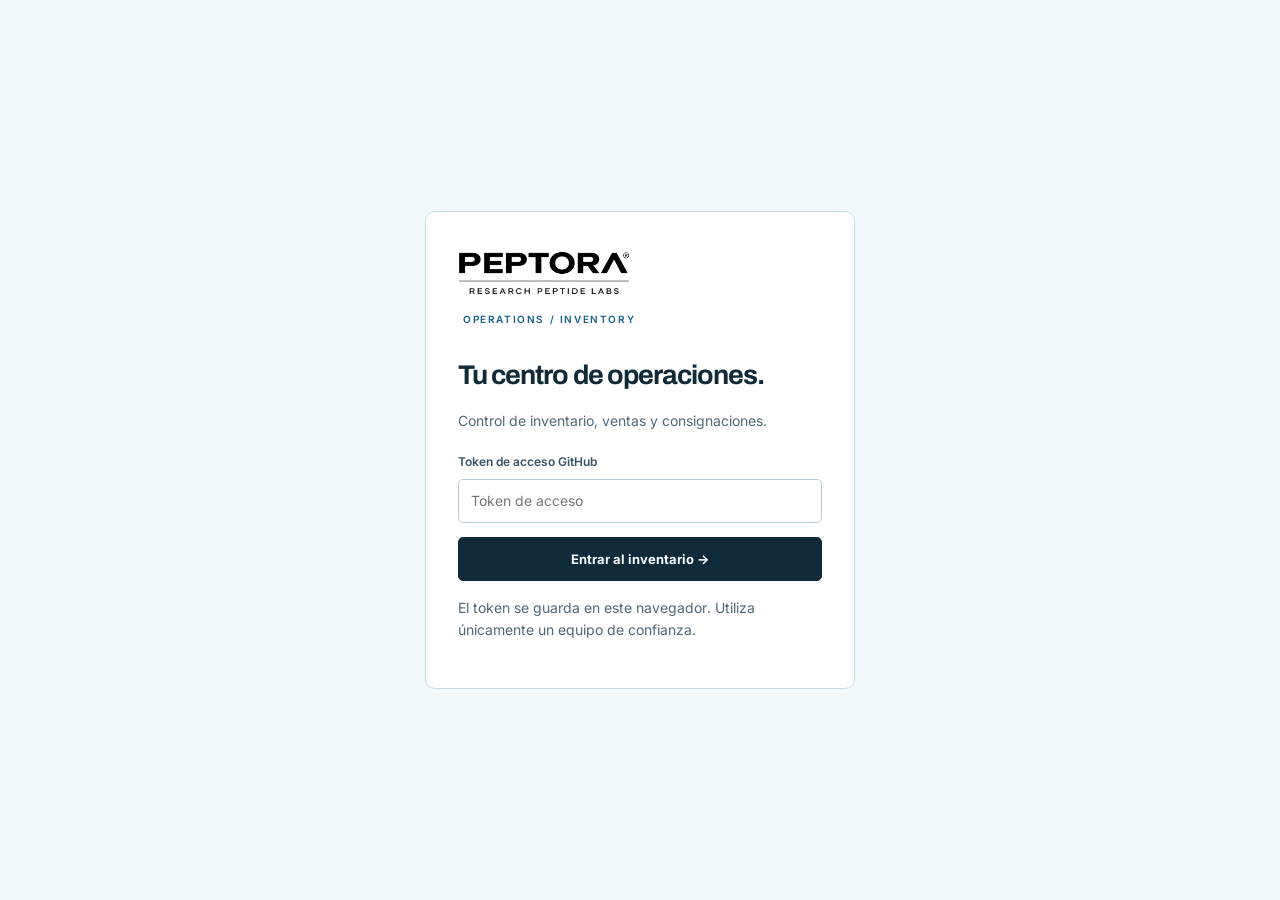
<file: index.html>
<!DOCTYPE html>
<html lang="es">
<head>
<meta charset="UTF-8">
<meta name="viewport" content="width=device-width, initial-scale=1.0">
<title>Peptora — Inventario</title>
<link rel="preconnect" href="https://fonts.googleapis.com">
<link href="https://fonts.googleapis.com/css2?family=Archivo+Black&family=Archivo:wght@400;500;600;700;800&family=Inter:wght@400;500;600;700&display=swap" rel="stylesheet">
<link rel="stylesheet" href="css/theme.css?v=20260930">
<link rel="icon" type="image/png" sizes="32x32" href="assets/icons/icon-32.png">
<link rel="icon" type="image/png" sizes="16x16" href="assets/icons/icon-16.png">
<link rel="apple-touch-icon" sizes="180x180" href="assets/icons/icon-180.png">
<link rel="manifest" href="site.webmanifest">
<meta name="theme-color" content="#102a3a">
</head>
<body>

<div class="shell">
  <aside class="rail">
    <div class="brand">
      <div class="brand-mark">
        <div class="word">PEPTORA<span style="font-size:9px;vertical-align:top;">&reg;</span></div>
        <div class="rule"></div>
        <div class="tag">RESEARCH PEPTIDE LABS</div>
      </div>
    </div>
    <nav>
      <a href="./" class="active"><svg class="icon" viewBox="0 0 24 24" fill="none" stroke="currentColor" stroke-width="1.6"><rect x="3" y="3" width="7" height="9"/><rect x="14" y="3" width="7" height="5"/><rect x="14" y="12" width="7" height="9"/><rect x="3" y="16" width="7" height="5"/></svg> Inicio</a>
      <a href="nuevo-lote/"><svg class="icon" viewBox="0 0 24 24" fill="none" stroke="currentColor" stroke-width="1.6"><rect x="3" y="7" width="18" height="13" rx="1"/><path d="M8 7V5a2 2 0 0 1 2-2h4a2 2 0 0 1 2 2v2"/></svg> Nuevo lote</a>
      <a href="venta-rapida/"><svg class="icon" viewBox="0 0 24 24" fill="none" stroke="currentColor" stroke-width="1.6"><path d="M12 2v6M12 22v-6M4.9 4.9l4.2 4.2M15 15l4.2 4.2M2 12h6M16 12h6M4.9 19.1l4.2-4.2M15 9l4.2-4.2"/></svg> Venta rápida</a>
      <a href="vendedores/"><svg class="icon" viewBox="0 0 24 24" fill="none" stroke="currentColor" stroke-width="1.6"><path d="M16 21v-2a4 4 0 0 0-4-4H6a4 4 0 0 0-4 4v2"/><circle cx="9" cy="7" r="4"/><path d="M22 21v-2a4 4 0 0 0-3-3.87M16 3.13a4 4 0 0 1 0 7.75"/></svg> Vendedores</a>
      <a href="calculadora/"><svg class="icon" viewBox="0 0 24 24" fill="none" stroke="currentColor" stroke-width="1.6"><path d="M9 3v18M9 3h9a2 2 0 0 1 2 2v14a2 2 0 0 1-2 2H9M9 3H6a2 2 0 0 0-2 2v14a2 2 0 0 0 2 2h3"/><path d="M13 8h4M13 12h4M13 16h2"/></svg> Calculadora</a>
      <a href="editar-lote/"><svg class="icon" viewBox="0 0 24 24" fill="none" stroke="currentColor" stroke-width="1.6"><path d="M11 4H4a2 2 0 0 0-2 2v14a2 2 0 0 0 2 2h14a2 2 0 0 0 2-2v-7"/><path d="M18.5 2.5a2.12 2.12 0 0 1 3 3L12 15l-4 1 1-4Z"/></svg> Editar lote</a>
      <a href="popularidad/"><svg class="icon" viewBox="0 0 24 24" fill="none" stroke="currentColor" stroke-width="1.6"><path d="M3 3v18h18"/><path d="M18 17V9M13 17V5M8 17v-3"/></svg> Popularidad</a>
      <a href="ventas/"><svg class="icon" viewBox="0 0 24 24" fill="none" stroke="currentColor" stroke-width="1.6"><path d="M6 2h9l5 5v13a2 2 0 0 1-2 2H6a2 2 0 0 1-2-2V4a2 2 0 0 1 2-2z"/><path d="M8 12h8M8 16h5"/></svg> Ventas</a>
      <a href="promocion/"><svg class="icon" viewBox="0 0 24 24" fill="none" stroke="currentColor" stroke-width="1.6"><path d="M20.59 13.41 13.42 20.58a2 2 0 0 1-2.83 0L2 12V2h10l8.59 8.59a2 2 0 0 1 0 2.82Z"/><circle cx="7" cy="7" r="1.5" fill="currentColor" stroke="none"/></svg> Promoción</a>
      <a href="consignacion/"><svg class="icon" viewBox="0 0 24 24" fill="none" stroke="currentColor" stroke-width="1.6"><path d="M21 16V8a2 2 0 0 0-1-1.73l-7-4a2 2 0 0 0-2 0l-7 4A2 2 0 0 0 3 8v8a2 2 0 0 0 1 1.73l7 4a2 2 0 0 0 2 0l7-4A2 2 0 0 0 21 16Z"/><path d="M3.27 6.96 12 12.01l8.73-5.05M12 22.08V12"/></svg> Consignación</a>
    </nav>
    <div class="foot">PEPTORA · Centro de operaciones<br><span id="syncInfo">cargando…</span><br><a href="#" onclick="localStorage.removeItem('peptora_token'); location.reload(); return false;" style="color:var(--gold);">cambiar token</a></div>
  </aside>

  <main class="main">
<header class="workspace-head"><div><span class="eyebrow">PEPTORA / OPERATIONS</span><h1>Inventario bajo control.</h1><p>Existencias, ventas y seguimiento de tu operación.</p></div><div class="quick-actions"><a class="btn" href="venta-rapida/">+ Registrar venta</a><a class="btn ghost" href="nuevo-lote/">Nuevo lote</a></div></header>

    <div class="ledger" id="ledger"></div>

    <div class="section-label"><div class="t">Inventario</div><div class="rule"></div></div>

    <div class="page-head">
      <div>
        <h2 style="margin:0;font-size:22px;">Inventario por lote</h2>
        <p>Cada renglón es un lote único: producto × proveedor × concentración × caducidad.</p>
      </div>
      <div style="display:flex;gap:10px;">
        <a class="btn" href="nuevo-lote/">+ Alta de lote</a>
      </div>
    </div>

    <div class="inventory-filters">
      <div class="filter-field"><label for="buscador">Buscar inventario</label><input id="buscador" type="search" placeholder="Producto, lote, proveedor o concentración" oninput="aplicarFiltros()"></div>
      <div class="filter-field"><label for="filtroCategoria">Categoría</label><select id="filtroCategoria" onchange="aplicarFiltros()"><option value="">Todas las categorías</option></select></div>
      <div class="check-row"><input type="checkbox" id="filtroRezagados" onchange="aplicarFiltros()"><label for="filtroRezagados">Solo alertas de stock / caducidad</label></div>
    </div>
    <div class="export-actions"><button class="btn ghost" onclick="exportarCSV('lotes')">Exportar resultados CSV</button><button class="btn ghost" onclick="exportarCSV('ventas')">Exportar ventas CSV</button></div>
    <div class="filter-summary"><span id="resultCount" role="status" aria-live="polite">Cargando inventario…</span><button class="link-btn" onclick="limpiarFiltros()">Limpiar filtros</button></div>
    <div class="lot-table" id="lotTable"></div>

    <details class="business-reports"><summary>Ventas y rendimiento <span>＋</span></summary>
    <div class="section-label"><div class="t">KPIs del negocio · mes en curso</div><div class="rule"></div></div>
    <div class="kpi-row" id="kpiRow"></div>

    <div class="kpi-grid-2">
      <div class="panel">
        <h2>Ingresos — últimos 6 meses</h2>
        <div id="sparkWrap"></div>
      </div>
      <div class="panel">
        <h2>Top 5 productos por ingreso (mes)</h2>
        <div id="top5"></div>
      </div>
    </div>

    </details>
    <div class="grid-2">
      <div class="panel">
        <h2>Ventas recientes</h2>
        <div id="ventasRecientes"></div>
      </div>
      <div class="panel">
        <h2>Proveedores</h2>
        <div id="proveedoresPanel"></div>
      </div>
    </div>

  </main>
</div>

<script src="js/datos.js?v=20260930"></script>
<script>
function pct(n, dec=1){ return (n>=0?'▲ ':'▼ ') + Math.abs(n).toFixed(dec) + '%'; }
function diffClass(n){ return n === null ? 'flat' : (n >= 0 ? 'up' : 'down'); }

function renderLedger(k){
  document.getElementById('ledger').innerHTML = `
    <div class="cell">
      <div class="label">Valor inventario (costo)</div>
      <div class="value">${formatMoneda(k.valorCosto)}</div>
      <div class="sub">${k.lotesActivos} lotes activos</div>
    </div>
    <div class="cell">
      <div class="label">Valor a precio venta</div>
      <div class="value">${formatMoneda(k.valorVenta)}</div>
      <div class="sub">margen ponderado ${k.margenPonderado.toFixed(1)}%</div>
    </div>
    <div class="cell">
      <div class="label">Caducidad / vencimientos</div>
      <div class="value ${k.caducidadProxima>0?'amber':''}">${k.caducidadProxima + k.caducados} lote${(k.caducidadProxima+k.caducados)===1?'':'s'}</div>
      <div class="sub">${k.caducados} vencidos · ${k.caducidadProxima} próximos</div>
    </div>
    <div class="cell">
      <div class="label">Stock crítico / agotado</div>
      <div class="value ${(k.stockCritico+k.stockAgotado)>0?'brick':''}">${k.stockCritico + k.stockAgotado} lote${(k.stockCritico+k.stockAgotado)===1?'':'s'}</div>
      <div class="sub">&lt; 5 viales o en cero</div>
    </div>
  `;
}

function renderKPIs(k){
  document.getElementById('kpiRow').innerHTML = `
    <div class="kpi-card">
      <div class="l">Ingresos del mes</div>
      <div class="v">${formatMoneda(k.ingresosMes)}</div>
      <div class="d ${diffClass(k.variacionIngresos)}">${k.variacionIngresos===null?'sin dato mes anterior':pct(k.variacionIngresos)+' vs mes anterior'}</div>
    </div>
    <div class="kpi-card">
      <div class="l">Margen bruto del mes</div>
      <div class="v">${k.margenBrutoMes.toFixed(1)}%</div>
      <div class="d ${diffClass(k.variacionMargen)}">${k.variacionMargen===null?'sin dato mes anterior':(k.variacionMargen>=0?'▲ ':'▼ ')+Math.abs(k.variacionMargen).toFixed(1)+' pp vs mes anterior'}</div>
    </div>
    <div class="kpi-card">
      <div class="l">Rotación de inventario</div>
      <div class="v">${k.rotacionDias!==null? k.rotacionDias+' días' : '—'}</div>
      <div class="d flat">al ritmo de venta del mes</div>
    </div>
    <div class="kpi-card">
      <div class="l">Ticket promedio</div>
      <div class="v">${formatMoneda(k.ticketPromedio)}</div>
      <div class="d ${diffClass(k.variacionTicket)}">${k.variacionTicket===null?'sin dato mes anterior':pct(k.variacionTicket)+' vs mes anterior'}</div>
    </div>
  `;
}

function renderTop5(k){
  const el = document.getElementById('top5');
  if(!k.top5.length){ el.innerHTML = '<div class="empty">Sin ventas este mes todavía.</div>'; return; }
  el.innerHTML = k.top5.map(([nombre, monto], i) => `
    <div class="bar-row">
      <div class="rank">0${i+1}</div>
      <div class="name">${escaparHTML(nombre)}</div>
      <div class="bar-track"><div class="bar-fill" style="width:${Math.max(6, monto/k.maxTop5*100)}%;"></div></div>
      <div class="amt">${formatMoneda(monto)}</div>
    </div>
  `).join('');
}

function renderSparkline(ventas){
  const hoy = new Date();
  const meses = [];
  for(let i=5;i>=0;i--){
    const d = new Date(hoy.getFullYear(), hoy.getMonth()-i, 1);
    meses.push({ mes: d.getMonth(), anio: d.getFullYear(), label: d.toLocaleString('es-MX',{month:'short'}).toUpperCase().replace('.','') });
  }
  const totales = meses.map(m => ventas.filter(v => {
    const f = new Date(v.fecha);
    return f.getMonth()===m.mes && f.getFullYear()===m.anio;
  }).reduce((s,v)=>s+(v.precio_vendido||0),0));

  const max = Math.max(...totales, 1);
  const w = 320, h = 64, n = totales.length;
  const pts = totales.map((t,i) => `${(i/(n-1))*w},${h - (t/max)*(h-8) - 4}`).join(' ');
  const last = totales[totales.length-1];

  document.getElementById('sparkWrap').innerHTML = `
    <div style="display:flex;align-items:flex-end;gap:14px;">
      <div class="mono">
        <div style="font-size:26px;font-weight:600;color:var(--ink);">${formatMoneda(last)}</div>
        <div style="font-size:10px;color:var(--muted);text-transform:uppercase;letter-spacing:.05em;margin-top:2px;">mes actual</div>
      </div>
      <svg width="100%" height="${h}" viewBox="0 0 ${w} ${h}" preserveAspectRatio="none" style="flex:1;">
        <polyline points="${pts}" fill="none" stroke="#12618c" stroke-width="2"/>
        <polyline points="0,${h} ${pts} ${w},${h}" fill="#d8edf8" stroke="none"/>
      </svg>
    </div>
    <div style="display:flex;justify-content:space-between;margin-top:10px;font-family:'Archivo',Arial,sans-serif;font-size:10px;color:var(--muted);">
      ${meses.map(m=>`<span>${m.label}</span>`).join('')}
    </div>
  `;
}

function renderLotTable(lotes){
  const groups=new Map();
  for(const l of lotes){
    const key=normalizarBusqueda(l.producto_nombre)+'|'+(l.concentracion_mg||0);
    if(!groups.has(key))groups.set(key,[]);
    groups.get(key).push(l);
  }
  const range=(entries,field)=>{
    const values=entries.map(l=>Number(l[field]||0)),min=Math.min(...values),max=Math.max(...values);
    return min===max ? formatMoneda(min) : formatMoneda(min)+'–'+formatMoneda(max);
  };
  const rows=[...groups.values()].map(entries=>{
    const l=entries[0],stock=entries.reduce((sum,item)=>sum+stockEnViales(item),0);
    const vencidas=entries.filter(item=>diasHasta(item.fecha_caducidad)<0).reduce((sum,item)=>sum+stockEnViales(item),0);
    const proxima=entries.some(item=>diasHasta(item.fecha_caducidad)>=0&&diasHasta(item.fecha_caducidad)<=60);
    const estado=stock===0||vencidas>0||stock<5 ? 'brick' : proxima ? 'amber' : 'teal';
    const badge=stock===0?'Agotado':vencidas>0 ? vencidas+' vencida'+(vencidas===1?'':'s'):stock<5?'Stock bajo':proxima?'Caducidad próxima':'Stock disponible';
    const imageEntry=entries.find(item=>item.imagen_url);
    const detalle=entries.length>1 ? `<details class="entry-details"><summary>Detalle de ${entries.length} entradas</summary>${entries.map(item=>`<div>${stockEnViales(item)} unidades · costo ${formatMoneda(item.costo_por_vial)} · venta ${formatMoneda(item.precio_venta_vial)}<br>Caducidad: ${escaparHTML(item.fecha_caducidad||'sin fecha')}</div>`).join('')}</details>` : '';
    return `<div class="lot-row">
      <div class="status-dot ${estado==='teal'?'':estado}"></div>
      <div class="prod-box">
        ${imageEntry ? `<img src="${escaparHTML(imageEntry.imagen_url)}" alt="" style="width:34px;height:34px;object-fit:cover;border-radius:4px;flex-shrink:0">` : `<div class="prod-swatch">${escaparHTML((l.producto_nombre||'?').charAt(0))}</div>`}
        <div><div class="prod-name">${escaparHTML(l.producto_nombre)}</div><div class="prod-meta">Unidad / vial${l.concentracion_mg?' · '+l.concentracion_mg+' mg':''}</div>${detalle}</div>
      </div>
      <div class="cell-mono" data-label="Proveedor">${escaparHTML(l.proveedor_nombre||'—')}</div>
      <div class="cell-mono strong" data-label="Lote">${escaparHTML(l.lote||'—')}</div>
      <div class="cell-mono strong" data-label="Stock">${stock} ${stock===1?'unidad':'unidades'}</div>
      <div class="cell-mono" data-label="Costo/unit.">${range(entries,'costo_por_vial')}</div>
      <div class="cell-mono strong" data-label="Venta/unit.">${range(entries,'precio_venta_vial')}</div>
      <div><span class="badge ${estado}">${badge}</span></div>
    </div>`;
  }).join('');
  document.getElementById('lotTable').innerHTML=`
    <div class="lot-row head"><div></div><div>Producto</div><div>Proveedor</div><div>Lote</div><div>Unidades</div><div>Costo unitario</div><div>Venta unitaria</div><div>Estado</div></div>
    ${rows||'<div class="empty">No hay resultados. Limpia los filtros o registra una nueva entrada.</div>'}`;
  document.getElementById('resultCount').textContent=groups.size+' presentaciones · '+lotes.length+' registros de entrada';
}

function renderVentasRecientes(ventas, lotes){
  const recientes = ventasRecientes(ventas, lotes, 5);
  const el = document.getElementById('ventasRecientes');
  if(!recientes.length){ el.innerHTML = '<div class="empty">Sin ventas registradas todavía.</div>'; return; }
  el.innerHTML = recientes.map(v => `
    <div class="venta-item">
      <div>
        <div class="who">${v.producto_nombre || (v.lote && v.lote.producto_nombre) || 'Producto'} ${v.lote?'· '+v.lote.lote:''}</div>
        <div class="meta">${new Date(v.fecha).toLocaleString('es-MX',{day:'numeric',month:'short',hour:'2-digit',minute:'2-digit'})} · ${v.cantidad} unidades${v.con_descuento?' · con descuento':''}</div>
      </div>
      <div class="amt ${v.con_descuento?'desc':''}">+ ${formatMoneda(v.precio_vendido)}</div>
    </div>
  `).join('');
}

function renderProveedores(proveedores, lotes){
  const lista = proveedoresConConteo(proveedores, lotes);
  const el = document.getElementById('proveedoresPanel');
  if(!lista.length){ el.innerHTML = '<div class="empty">Sin proveedores todavía.</div>'; return; }
  el.innerHTML = lista.map(p => `<div class="prov-item"><div class="n">${escaparHTML(p.nombre)}</div><div class="c">${p.lotesActivos} lote${p.lotesActivos===1?'':'s'} activo${p.lotesActivos===1?'':'s'}</div></div>`).join('');
}

let lotesGlobal = [], productosGlobal = [], ventasGlobal = [], lotesFiltrados = [];

function aplicarFiltros(){
  const q = normalizarBusqueda(document.getElementById('buscador').value);
  const cat = document.getElementById('filtroCategoria').value;
  const soloAlerta = document.getElementById('filtroRezagados').checked;
  const catPorProducto = Object.fromEntries(productosGlobal.map(p => [p.id, p.categoria]));

  let filtrados = lotesGlobal.filter(l => {
    const texto = normalizarBusqueda([l.producto_nombre,l.proveedor_nombre,l.lote,l.concentracion_mg+'mg'].join(' '));
    if(q && !texto.includes(q)) return false;
    if(cat && catPorProducto[l.producto_id] !== cat) return false;
    if(soloAlerta){
      const estado = estadoLote(l);
      if(estado === 'teal') return false;
    }
    return true;
  });
  lotesFiltrados = filtrados;
  document.getElementById('resultCount').textContent = filtrados.length + ' de ' + lotesGlobal.length + ' lotes';
  renderLotTable(filtrados);
}

function limpiarFiltros(){
  document.getElementById('buscador').value = '';
  document.getElementById('filtroCategoria').value = '';
  document.getElementById('filtroRezagados').checked = false;
  aplicarFiltros();
}
function poblarFiltroCategoria(){
  const cats = [...new Set(productosGlobal.map(p => p.categoria).filter(Boolean))].sort();
  document.getElementById('filtroCategoria').innerHTML = '<option value="">Todas las categorías</option>' +
    cats.map(c => `<option value="${escaparHTML(c)}">${escaparHTML(c)}</option>`).join('');
}

function aCSV(rows){
  if(!rows.length) return '';
  const headers = [...new Set(rows.flatMap(row => Object.keys(row)))];
  const escape = v => {
    let value = v == null ? '' : typeof v === 'object' ? JSON.stringify(v) : String(v);
    if(typeof v !== 'number' && /^[=+@-]/.test(value)) value = "'" + value;
    return '"' + value.replace(/"/g,'""') + '"';
  };
  return [headers.join(','), ...rows.map(r => headers.map(h => escape(r[h])).join(','))].join('\n');
}
function descargarArchivo(nombre, contenido, tipo){
  const blob = new Blob(['\uFEFF', contenido], { type: tipo });
  const url = URL.createObjectURL(blob);
  const a = document.createElement('a');
  a.href = url; a.download = nombre;
  document.body.appendChild(a); a.click(); a.remove();
  setTimeout(() => URL.revokeObjectURL(url), 1000);
}
function exportarCSV(tipo){
  const fecha = new Date().toISOString().slice(0,10);
  if(tipo === 'lotes') descargarArchivo(`peptora-lotes-${fecha}.csv`, aCSV(lotesFiltrados), 'text/csv');
  else descargarArchivo(`peptora-ventas-${fecha}.csv`, aCSV(ventasActivas(ventasGlobal)), 'text/csv');
}

async function init(){
  try{
    const { productos, proveedores, lotes, ventas } = await cargarTodo();
    lotesGlobal = lotes; productosGlobal = productos; ventasGlobal = ventas;
    const k = calcularKPIs({ lotes, ventas });
    renderLedger(k);
    renderKPIs(k);
    renderTop5(k);
    renderSparkline(ventas);
    poblarFiltroCategoria();
    aplicarFiltros();
    renderVentasRecientes(ventas, lotes);
    renderProveedores(proveedores, lotes);
    document.getElementById('syncInfo').textContent = 'sync: ' + new Date().toLocaleTimeString('es-MX');
  }catch(e){
    document.getElementById('syncInfo').textContent = 'error cargando datos';
    document.getElementById('lotTable').innerHTML = '<div class="status err">'+escaparHTML(e.message)+' <button class="btn ghost" onclick="init()">Reintentar</button></div>';
    document.getElementById('resultCount').textContent = 'No se pudo cargar el inventario';
    console.error(e);
  }
}
if(gateMasterToken()) init();
</script>
<script src="js/ui.js?v=20260930"></script>
</body>
</html>
</file>
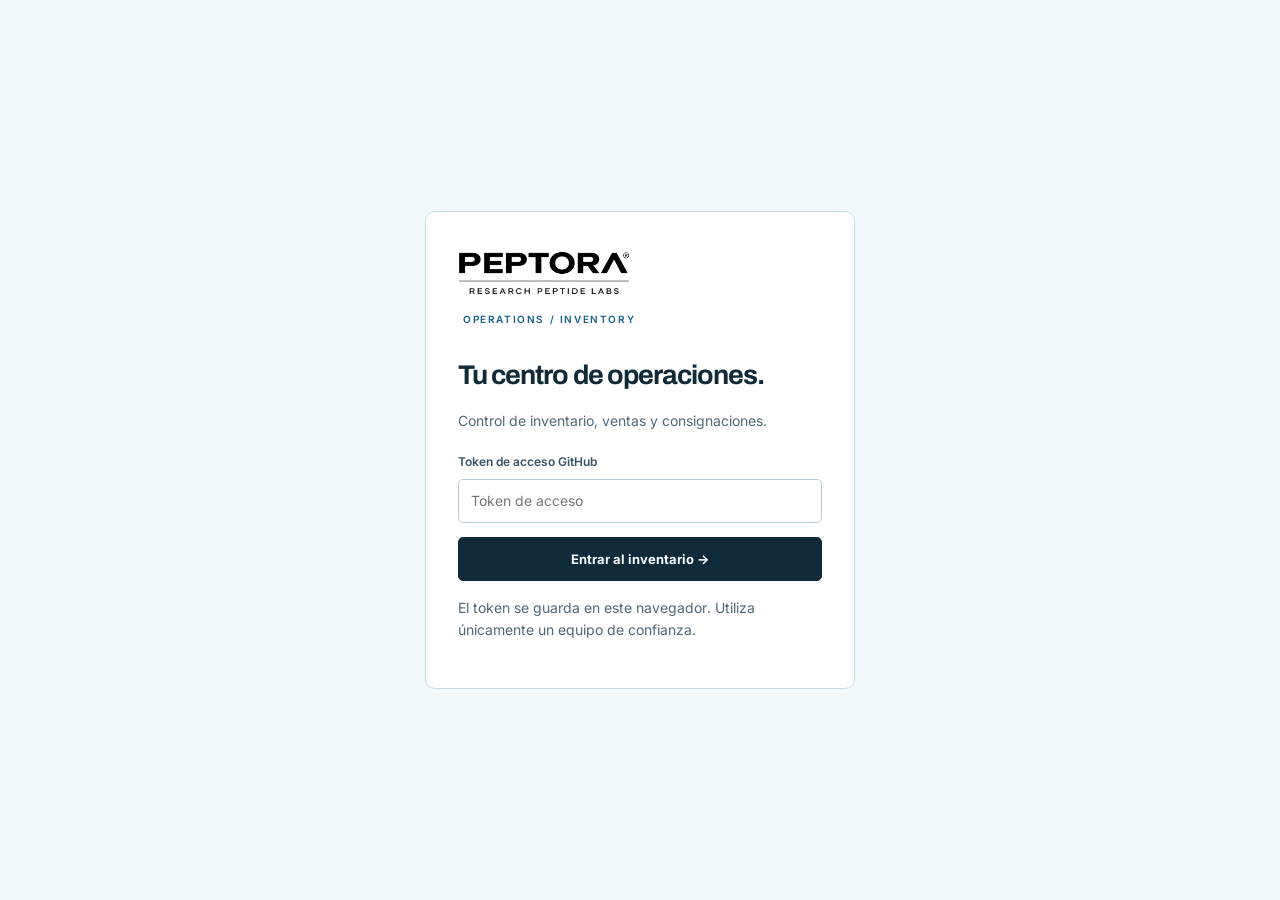
<file: calculadora/index.html>
<!DOCTYPE html>
<html lang="es">
<head>
<meta charset="UTF-8">
<meta name="viewport" content="width=device-width, initial-scale=1.0">
<title>Peptora — Calculadora de dosificación</title>
<link rel="preconnect" href="https://fonts.googleapis.com">
<link href="https://fonts.googleapis.com/css2?family=Archivo+Black&family=Archivo:wght@400;500;600;700;800&family=Inter:wght@400;500;600;700&display=swap" rel="stylesheet">
<link rel="stylesheet" href="../css/theme.css?v=20260930">
<link rel="icon" type="image/png" sizes="32x32" href="../assets/icons/icon-32.png">
<link rel="apple-touch-icon" sizes="180x180" href="../assets/icons/icon-180.png">
<link rel="manifest" href="../site.webmanifest">
<meta name="theme-color" content="#102a3a">
<style>
  .unit-toggle{display:flex;gap:8px;}
  .unit-toggle button{flex:1;padding:10px;background:var(--bg);border:1px solid var(--line-strong);border-radius:var(--radius-sm);color:var(--ink-soft);font-family:'Inter',Arial,sans-serif;font-weight:600;font-size:13px;cursor:pointer;}
  .unit-toggle button.active{background:var(--teal);color:#fff;border-color:var(--teal);}
  .jeringa-grid{display:grid;grid-template-columns:repeat(3,1fr);gap:8px;}
  .jeringa-opt{padding:12px 8px;background:var(--bg);border:1px solid var(--line-strong);border-radius:var(--radius-sm);text-align:center;cursor:pointer;}
  .jeringa-opt.active{background:var(--teal-tint);border-color:var(--teal);}
  .jeringa-opt .cap{font-family:'Archivo',Arial,sans-serif;font-size:13px;font-weight:700;color:var(--ink);}
  .jeringa-opt .u{font-size:10px;color:var(--muted);font-family:'Archivo',Arial,sans-serif;}

  .resultado{background:var(--surface);border:2px solid var(--teal);border-radius:var(--radius);padding:22px;text-align:center;margin-top:6px;}
  .resultado .num{font-family:'Archivo',Arial,sans-serif;font-size:40px;font-weight:700;color:var(--teal-deep);line-height:1;}
  .resultado .lbl{font-size:12px;color:var(--ink-soft);margin-top:6px;font-weight:600;}
  .resultado .sub{font-family:'Archivo',Arial,sans-serif;font-size:11.5px;color:var(--muted);margin-top:10px;}

  .warn-box{background:var(--brick-tint);color:var(--brick);border-radius:var(--radius-sm);padding:10px 14px;font-size:12.5px;margin-top:10px;font-weight:600;}

  .jeringa-svg{width:100%;max-width:420px;margin:16px auto 4px;display:block;}
  .stats-row{display:flex;justify-content:space-around;margin-top:16px;flex-wrap:wrap;gap:12px;}
  .stat-mini .l{font-size:10px;text-transform:uppercase;letter-spacing:.05em;color:var(--muted);font-weight:600;}
  .stat-mini .v{font-family:'Archivo',Arial,sans-serif;font-size:16px;font-weight:700;color:var(--ink);margin-top:2px;}
</style>
</head>
<body>
<div class="form-wrap" style="max-width:640px;">
  <a href="../" class="back">← Inicio</a>
  <a href="#" onclick="localStorage.removeItem('peptora_token'); location.reload(); return false;" class="back" style="float:right;">cambiar token</a>
  <header>
    <div class="eyebrow">Peptora · herramienta</div>
    <h1>Calculadora de dosificación</h1>
    <p>Conversión matemática de concentración y volumen de referencia. No establece una dosis, un tratamiento ni instrucciones de aplicación.</p>
  </header>

  <div class="card">
    <h2>1. Producto y reconstitución</h2>
    <div class="field" style="margin-bottom:14px;">
      <label>Cargar desde inventario (opcional)</label>
      <select id="loteSelect" onchange="onLoteSelect()"><option value="">— manual —</option></select>
    </div>
    <div class="row">
      <div class="field"><label>Miligramos totales en el vial</label><input id="mgVial" type="number" step="0.01" placeholder="20" oninput="calcular()"></div>
      <div class="field"><label>ML de agua bacteriostática usados</label><input id="mlAgua" type="number" step="0.01" placeholder="2" oninput="calcular()"></div>
    </div>
    <div class="hint" id="concInfo"></div>
  </div>

  <div class="card">
    <h2>2. Cantidad de referencia</h2>
    <div class="row">
      <div class="field">
        <label>Cantidad</label>
        <input id="doseValor" type="number" step="0.01" placeholder="250" oninput="calcular()">
      </div>
      <div class="field">
        <label>Unidad</label>
        <div class="unit-toggle">
          <button type="button" id="btnMg" onclick="setUnidad('mg')">mg</button>
          <button type="button" id="btnMcg" class="active" onclick="setUnidad('mcg')">mcg</button>
        </div>
      </div>
    </div>
  </div>

  <div class="card">
    <h2>3. Jeringa a usar</h2>
    <div class="jeringa-grid">
      <div class="jeringa-opt" data-cap="30" data-ml="0.3" onclick="setJeringa(this)"><div class="cap">0.3 ml</div><div class="u">30 unidades</div></div>
      <div class="jeringa-opt" data-cap="50" data-ml="0.5" onclick="setJeringa(this)"><div class="cap">0.5 ml</div><div class="u">50 unidades</div></div>
      <div class="jeringa-opt active" data-cap="100" data-ml="1" onclick="setJeringa(this)"><div class="cap">1 ml</div><div class="u">100 unidades</div></div>
    </div>
    <svg class="jeringa-svg" id="jeringaSvg" viewBox="0 0 420 90"></svg>
  </div>

  <div class="resultado" id="resultado">
    <div class="lbl">Carga en jeringa</div>
    <div class="num" id="resUnidades">—</div>
    <div class="sub" id="resVolumen"></div>
    <div id="warnBox"></div>
    <div class="stats-row">
      <div class="stat-mini"><div class="l">Concentración</div><div class="v" id="statConc">—</div></div>
      <div class="stat-mini"><div class="l">Dosis por vial</div><div class="v" id="statDosis">—</div></div>
      <div class="stat-mini"><div class="l">Costo por dosis</div><div class="v" id="statCosto">—</div></div>
    </div>
  </div>
</div>

<script src="../js/datos.js?v=20260930"></script>
<script>
let lotes = [];
let unidad = 'mcg';
let jeringaCap = 100, jeringaMl = 1;

async function initLotes(){
  try{
    lotes = await fetch(RUTA_DATOS_BASE_CALC() + 'data/lotes.json', {cache:'no-store'}).then(r=>r.json());
    lotes=lotes.map(normalizarLote);
    const sel = document.getElementById('loteSelect');
    const disponibles = lotes.filter(l => stockEnViales(l) > 0);
    sel.innerHTML = '<option value="">— manual —</option>' +
      disponibles.map(l => `<option value="${l.id}">${l.producto_nombre}${l.concentracion_mg?' '+l.concentracion_mg+'mg':''}${l.lote?' · '+l.lote:''}</option>`).join('');
  }catch(e){ /* sin inventario disponible, modo manual sigue funcionando */ }
}
function RUTA_DATOS_BASE_CALC(){ return '../'; }

function onLoteSelect(){
  const id = document.getElementById('loteSelect').value;
  if(!id) return;
  const l = lotes.find(x => x.id === id);
  if(!l) return;
  if(l.concentracion_mg) document.getElementById('mgVial').value = l.concentracion_mg;
  calcular();
}

function setUnidad(u){
  unidad = u;
  document.getElementById('btnMg').classList.toggle('active', u==='mg');
  document.getElementById('btnMcg').classList.toggle('active', u==='mcg');
  calcular();
}
function setJeringa(el){
  document.querySelectorAll('.jeringa-opt').forEach(o=>o.classList.remove('active'));
  el.classList.add('active');
  jeringaCap = parseFloat(el.dataset.cap);
  jeringaMl = parseFloat(el.dataset.ml);
  calcular();
}

function loteSeleccionado(){
  const id = document.getElementById('loteSelect').value;
  return id ? lotes.find(x => x.id === id) : null;
}

function dibujarJeringa(unidades){
  const w = 420, h = 90;
  const barrelX = 30, barrelW = 340, barrelY = 30, barrelH = 30;
  const pct = Math.max(0, Math.min(1, unidades / jeringaCap));
  const fillW = barrelW * pct;
  let ticks = '';
  const nTicks = jeringaCap <= 30 ? 6 : (jeringaCap <= 50 ? 10 : 10);
  for(let i=0;i<=nTicks;i++){
    const x = barrelX + (barrelW/nTicks)*i;
    ticks += `<line x1="${x}" y1="${barrelY}" x2="${x}" y2="${barrelY+barrelH}" stroke="var(--line-strong)" stroke-width="1"/>`;
  }
  document.getElementById('jeringaSvg').innerHTML = `
    <rect x="${barrelX}" y="${barrelY}" width="${barrelW}" height="${barrelH}" fill="none" stroke="var(--ink-soft)" stroke-width="2" rx="3"/>
    <rect x="${barrelX+1}" y="${barrelY+1}" width="${Math.max(0,fillW-2)}" height="${barrelH-2}" fill="var(--teal-tint-strong)" />
    ${ticks}
    <rect x="0" y="${barrelY+6}" width="${barrelX}" height="${barrelH-12}" fill="var(--ink-soft)"/>
    <path d="M ${barrelX+barrelW} ${barrelY+4} h 16 v ${barrelH-8} h -16 Z" fill="var(--ink-soft)"/>
    <path d="M ${barrelX+barrelW+16} ${barrelY+10} h 26 v ${barrelH-20} h -26 Z" fill="var(--silver)"/>
  `;
}

function calcular(){
  const mgVial = parseFloat(document.getElementById('mgVial').value) || 0;
  const mlAgua = parseFloat(document.getElementById('mlAgua').value) || 0;
  const doseValor = parseFloat(document.getElementById('doseValor').value) || 0;
  const lote = loteSeleccionado();

  if(mgVial <= 0 || mlAgua <= 0 || doseValor <= 0){
    document.getElementById('resUnidades').textContent = '—';
    document.getElementById('resVolumen').textContent = '';
    document.getElementById('warnBox').innerHTML = '';
    document.getElementById('concInfo').textContent = '';
    document.getElementById('statConc').textContent = '—';
    document.getElementById('statDosis').textContent = '—';
    document.getElementById('statCosto').textContent = '—';
    dibujarJeringa(0);
    return;
  }

  const concMgMl = mgVial / mlAgua;
  const doseMg = unidad === 'mcg' ? doseValor/1000 : doseValor;
  const volumenMl = doseMg / concMgMl;
  const unidades = volumenMl * 100;
  const dosisPorVial = mgVial / doseMg;

  document.getElementById('concInfo').textContent =
    `Concentración: ${concMgMl.toFixed(2)} mg/ml (${(concMgMl*1000).toFixed(0)} mcg/ml)`;

  document.getElementById('resUnidades').textContent = unidades.toFixed(1) + ' u';
  document.getElementById('resVolumen').textContent = `= ${volumenMl.toFixed(3)} ml en jeringa de ${jeringaMl} ml`;

  const warn = document.getElementById('warnBox');
  if(unidades > jeringaCap){
    warn.innerHTML = `<div class="warn-box">⚠ Excede la capacidad de esta jeringa (${jeringaCap}u). Revisa los valores de referencia. La calculadora no recomienda cómo administrarlo.</div>`;
  } else {
    warn.innerHTML = '';
  }

  document.getElementById('statConc').textContent = concMgMl.toFixed(2) + ' mg/ml';
  document.getElementById('statDosis').textContent = dosisPorVial.toFixed(1) + ' dosis';
  if(lote && lote.costo_por_vial){
    const costoPorDosis = lote.costo_por_vial / dosisPorVial;
    document.getElementById('statCosto').textContent = formatMoneda(costoPorDosis);
  } else {
    document.getElementById('statCosto').textContent = '—';
  }

  dibujarJeringa(unidades);
}

if(gateMasterToken()) { initLotes(); dibujarJeringa(0); }
</script>
<script src="../js/ui.js?v=20260930"></script>
</body>
</html>
</file>
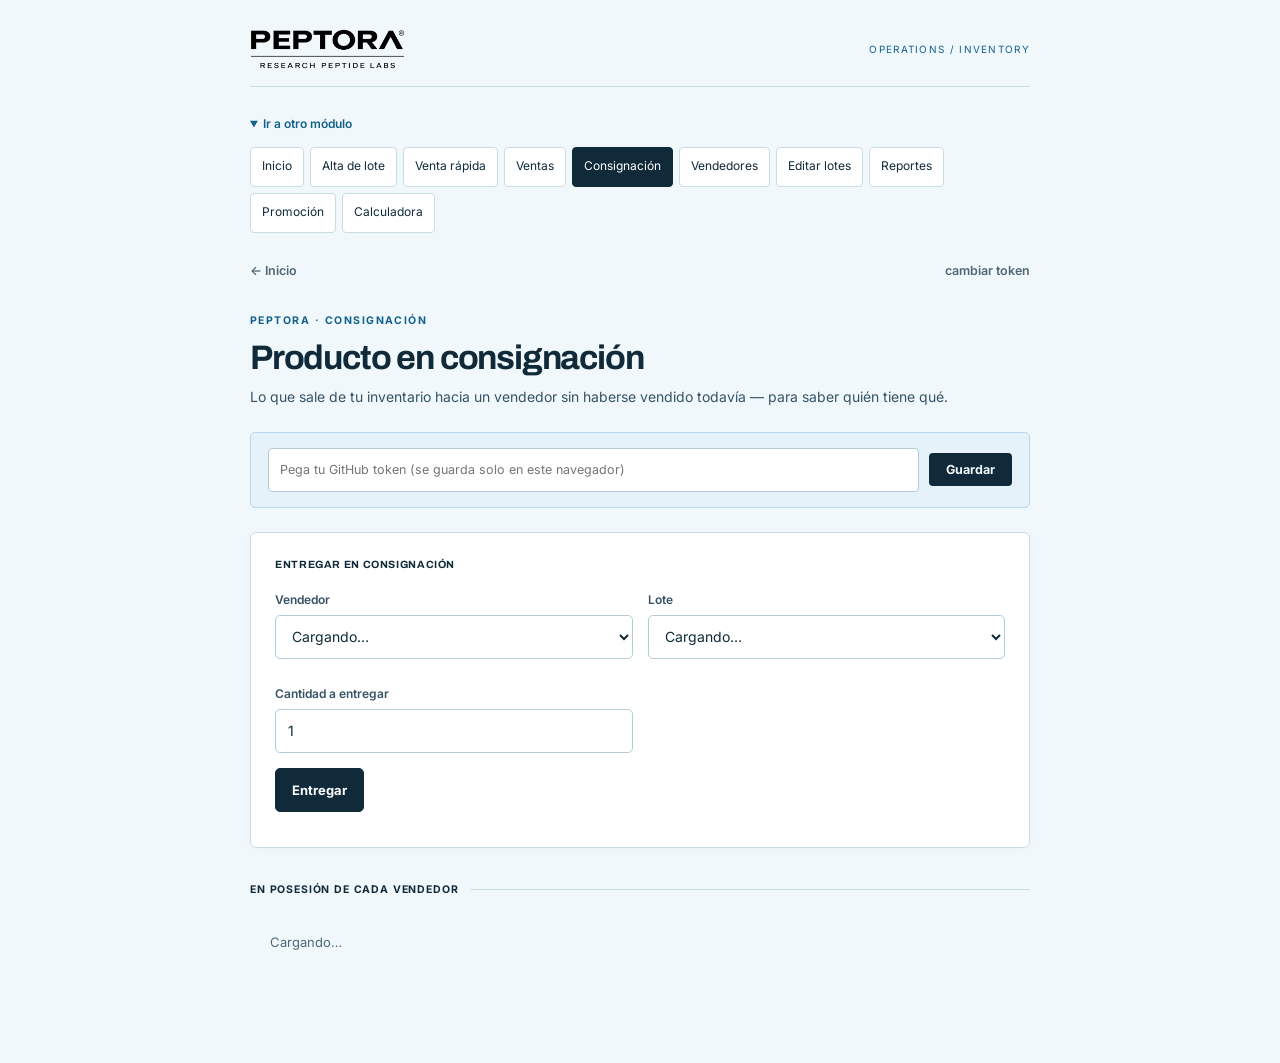
<file: consignacion/index.html>
<!DOCTYPE html>
<html lang="es">
<head>
<meta charset="UTF-8">
<meta name="viewport" content="width=device-width, initial-scale=1.0">
<title>Peptora — Consignación</title>
<link rel="preconnect" href="https://fonts.googleapis.com">
<link href="https://fonts.googleapis.com/css2?family=Archivo+Black&family=Archivo:wght@400;500;600;700;800&family=Inter:wght@400;500;600;700&display=swap" rel="stylesheet">
<link rel="stylesheet" href="../css/theme.css?v=20260930">
<link rel="icon" type="image/png" sizes="32x32" href="../assets/icons/icon-32.png">
<link rel="apple-touch-icon" sizes="180x180" href="../assets/icons/icon-180.png">
<link rel="manifest" href="../site.webmanifest">
<meta name="theme-color" content="#102a3a">
<style>
  .vend-block{border:1px solid var(--line-strong);border-radius:6px;margin-bottom:14px;overflow:hidden;}
  .vend-block-head{background:var(--paper-2);padding:12px 18px;display:flex;justify-content:space-between;align-items:center;}
  .vend-block-head .n{font-weight:800;font-size:13.5px;}
  .vend-block-head .t{font-size:11.5px;color:var(--gold);font-weight:700;}
  .consig-item{display:grid;grid-template-columns:2fr 1fr 1fr auto auto;gap:10px;align-items:center;padding:12px 18px;border-bottom:1px solid var(--line);font-size:12.5px;}
  .consig-item:last-child{border-bottom:none;}
  .consig-item .meta{font-size:10.5px;color:var(--muted);}
  .mini-btn{background:none;border:1px solid var(--line-strong);border-radius:3px;padding:5px 9px;font-size:11px;font-weight:700;cursor:pointer;color:var(--ink);}
  .mini-btn:hover{border-color:var(--gold);color:var(--gold);}
  .mini-btn.sell{color:var(--positive);border-color:var(--positive);}
  .mini-btn.return{color:var(--critical);border-color:var(--critical);}
</style>
</head>
<body>
<div class="form-wrap" style="max-width:820px;">
  <a href="../" class="back">← Inicio</a>
  <a href="#" onclick="localStorage.removeItem('peptora_token'); location.reload(); return false;" class="back" style="float:right;">cambiar token</a>
  <header>
    <div class="eyebrow">Peptora · consignación</div>
    <h1>Producto en consignación</h1>
    <p>Lo que sale de tu inventario hacia un vendedor sin haberse vendido todavía — para saber quién tiene qué.</p>
  </header>

  <div class="token-bar" id="tokenBar">
    <input type="password" id="tokenInput" placeholder="Pega tu GitHub token (se guarda solo en este navegador)">
    <button onclick="guardarToken()">Guardar</button>
  </div>

  <div class="card">
    <h2>Entregar en consignación</h2>
    <div class="row">
      <div class="field">
        <label>Vendedor</label>
        <select id="vendedorSelect"><option value="">Cargando…</option></select>
      </div>
      <div class="field">
        <label>Lote</label>
        <select id="loteSelect" onchange="onLoteChange()"><option value="">Cargando…</option></select>
        <div class="stock-info" id="stockInfo"></div>
      </div>
    </div>
    <div class="row">
      <div class="field"><label>Cantidad a entregar</label><input id="cantidad" type="number" min="1" value="1"></div>
    </div>
    <button class="btn" id="submitBtn" onclick="entregarConsignacion()">Entregar</button>
    <span class="status" id="statusMsg"></span>
  </div>

  <div class="section-label"><div class="t">En posesión de cada vendedor</div><div class="rule"></div></div>
  <div id="listaConsignacion"><div class="empty">Cargando…</div></div>
</div>

<script src="../js/datos.js?v=20260930"></script>
<script src="../js/transacciones.js?v=20261017-release2"></script>
<script>
const REPO = 'peptoramx/Peptora';
const API = `https://api.github.com/repos/${REPO}/contents`;
let lotes = [], vendedores = [], consignaciones = [], shaCache = {}, tipoVenta = 'vial';

function getToken(){ return localStorage.getItem('peptora_token'); }
function guardarToken(){
  const t = document.getElementById('tokenInput').value.trim();
  if(!t) return;
  localStorage.setItem('peptora_token', t);
  document.getElementById('tokenBar').classList.remove('show');
  init();
}
function ensureToken(){
  if(!getToken()){ document.getElementById('tokenBar').classList.add('show'); return false; }
  return true;
}
async function ghGetRaw(path){
  const res = await fetch(`${API}/${path}`, { headers:{ 'Authorization':`Bearer ${getToken()}`, 'Accept':'application/vnd.github+json' } });
  if(!res.ok) throw new Error(`GET ${path} -> ${res.status}`);
  const json = await res.json();
  shaCache[path] = json.sha;
  const datos=JSON.parse(decodeURIComponent(escape(atob(json.content))) || '[]');
  return path==='data/lotes.json' ? datos.map(normalizarLote) : datos;
}
async function ghPut(path, dataArr, msg){
  const content = btoa(unescape(encodeURIComponent(JSON.stringify(dataArr, null, 2))));
  const body = { message: msg, content, branch:'main' };
  if(shaCache[path]) body.sha = shaCache[path];
  const res = await fetch(`${API}/${path}`, {
    method:'PUT',
    headers:{ 'Authorization':`Bearer ${getToken()}`, 'Accept':'application/vnd.github+json', 'Content-Type':'application/json' },
    body: JSON.stringify(body)
  });
  if(!res.ok) throw new Error(`PUT ${path} -> ${res.status}: ${await res.text()}`);
  const json = await res.json();
  shaCache[path] = json.content.sha;
}
function setStatus(msg, isErr){ const el=document.getElementById('statusMsg'); el.textContent=msg; el.className='status '+(isErr?'err':'ok'); }
function loteActual(){ return lotes.find(l => l.id === document.getElementById('loteSelect').value); }
function onLoteChange(){
  const l = loteActual();
  const info = document.getElementById('stockInfo');
  const cantidadInput = document.getElementById('cantidad');
  if(!l){ info.textContent=''; cantidadInput.removeAttribute('max'); return; }
  info.textContent = `En bodega: ${stockEnViales(l)} unidades`;
  actualizarTopeCantidad();
}
function actualizarTopeCantidad(){
  const l = loteActual();
  const cantidadInput = document.getElementById('cantidad');
  if(!l) return;
  const tope = stockEnViales(l);
  cantidadInput.max = tope;
  if(parseInt(cantidadInput.value) > tope) cantidadInput.value = tope;
}

async function init(){
  if(!ensureToken()) return;
  try{
    [lotes, vendedores] = await Promise.all([
      ghGetRaw('data/lotes.json'), ghGetRaw('data/vendedores.json'),
    ]);
    try{ consignaciones = await ghGetRaw('data/consignaciones.json'); }catch(e){ if(!e.message.endsWith('-> 404')) throw e; consignaciones = []; }
    consignaciones=normalizarConsignaciones(consignaciones,lotes);

    const vSel = document.getElementById('vendedorSelect');
    vSel.innerHTML = '<option value="">— seleccionar —</option>' +
      vendedores.filter(v=>v.activo).map(v => `<option value="${v.id}">${v.nombre}</option>`).join('');

    const lSel = document.getElementById('loteSelect');
    const disponibles = lotes.filter(l => stockEnViales(l) > 0);
    lSel.innerHTML = '<option value="">— seleccionar —</option>' +
      disponibles.map(l => `<option value="${l.id}">${l.producto_nombre}${l.concentracion_mg?' '+l.concentracion_mg+'mg':''} · ${l.lote||'s/lote'} — ${stockEnViales(l)} unidades disponibles</option>`).join('');

    renderLista();
  }catch(e){ setStatus('Error cargando: ' + e.message, true); }
}

async function entregarConsignacion(){
  const vendedorId = document.getElementById('vendedorSelect').value;
  const l = loteActual();
  const cantidad = Number(document.getElementById('cantidad').value);
  if(!vendedorId){ setStatus('Selecciona un vendedor', true); return; }
  if(!l){ setStatus('Selecciona un lote', true); return; }
  if(!Number.isSafeInteger(cantidad) || cantidad <= 0){ setStatus('Cantidad inválida', true); return; }
  const disponible = stockEnViales(l);
  if(cantidad > disponible){ setStatus(`Solo hay ${disponible} unidades disponibles de ${l.producto_nombre}`, true); return; }

  const btn = document.getElementById('submitBtn');
  btn.disabled = true; setStatus('Registrando entrega…', false);
  try{
    const stockNuevo = lotes.map(lote=>({...lote}));
    const loteNuevo = stockNuevo.find(lote=>lote.id===l.id);
    venderVial(loteNuevo, cantidad);

    const vendedor = vendedores.find(v => v.id === vendedorId);
    const consignacionesNuevas = [...consignaciones, {
      id: 'consig_' + Date.now(),
      vendedor_id: vendedorId, vendedor_nombre: vendedor.nombre,
      lote_id: l.id, producto_nombre: l.producto_nombre, concentracion_mg: l.concentracion_mg || 0, lote_codigo: l.lote,
      tipo: tipoVenta, cantidad_entregada: cantidad, cantidad_pendiente: cantidad,
      fecha_entrega: new Date().toISOString(),
    }];
    await ghGuardarAtomico({'data/lotes.json':stockNuevo,'data/consignaciones.json':consignacionesNuevas}, `Consignación: ${cantidad} ${tipoVenta} de ${l.producto_nombre} a ${vendedor.nombre}`,getToken(),shaCache);
    lotes=stockNuevo;consignaciones=consignacionesNuevas;

    setStatus(`✓ Entregado a ${vendedor.nombre}`, false);
    document.getElementById('cantidad').value = 1;
    init();
  }catch(e){ setStatus('Error: ' + e.message, true); }
  finally{ btn.disabled = false; }
}

function renderLista(){
  const el = document.getElementById('listaConsignacion');
  const activasPorVendedor = {};
  consignacionesActivas(consignaciones).forEach(c => {
    (activasPorVendedor[c.vendedor_id] = activasPorVendedor[c.vendedor_id] || []).push(c);
  });
  const ids = Object.keys(activasPorVendedor);
  if(!ids.length){ el.innerHTML = '<div class="empty">Nadie tiene producto en consignación ahora mismo.</div>'; return; }

  el.innerHTML = ids.map(vid => {
    const items = activasPorVendedor[vid];
    const total = items.reduce((s,c)=>s+c.cantidad_pendiente,0);
    return `
    <div class="vend-block">
      <div class="vend-block-head"><div class="n">${items[0].vendedor_nombre}</div><div class="t">${total} unidades pendientes</div></div>
      ${items.map(c => `
        <div class="consig-item">
          <div>${c.producto_nombre}${(c.concentracion_mg || (lotes.find(l=>l.id===c.lote_id)||{}).concentracion_mg) ? ' ' + (c.concentracion_mg || lotes.find(l=>l.id===c.lote_id).concentracion_mg) + 'mg' : ''}<div class="meta">${c.lote_codigo||'s/lote'} · entregado ${new Date(c.fecha_entrega).toLocaleDateString('es-MX')}</div></div>
          <div class="cell-mono">${c.cantidad_pendiente} unidades</div>
          <div class="cell-mono">de ${c.cantidad_entregada}</div>
          <button class="mini-btn sell" onclick="venderDesdeConsignacion('${c.id}')">Vendió</button>
          <button class="mini-btn return" onclick="devolverConsignacion('${c.id}')">Devolvió</button>
        </div>
      `).join('')}
    </div>`;
  }).join('');
}

async function venderDesdeConsignacion(consigId){
  const c = consignaciones.find(x => x.id === consigId);
  const cantidadStr = prompt(`¿Cuántas unidades de ${c.producto_nombre} vendió? (pendientes: ${c.cantidad_pendiente})`, Math.min(1, c.cantidad_pendiente));
  const cantidad = Number(cantidadStr);
  if(!Number.isSafeInteger(cantidad) || cantidad <= 0 || cantidad > c.cantidad_pendiente){ if(cantidadStr!==null) alert('Cantidad inválida'); return; }
  const l = lotes.find(x => x.id === c.lote_id);
  const precioSugerido = (l?.precio_venta_vial||0)*cantidad;
  const precioStr = prompt('Precio total cobrado por esa cantidad:', precioSugerido);
  const precio = parseFloat(precioStr);
  if(!Number.isFinite(precio) || precio < 0){ return; }

  try{
    const consignacionesNuevas = consignaciones.map(item=>item.id===c.id ? {...item,cantidad_pendiente:item.cantidad_pendiente-cantidad} : {...item});

    const ventas = normalizarVentas(await ghGetRaw('data/ventas.json'),lotes);
    ventas.push({
      id: 'venta_' + Date.now(), lote_id: c.lote_id, producto_nombre: c.producto_nombre,
      fecha: new Date().toISOString(), tipo_venta: c.tipo, cantidad,
      precio_vendido: precio, con_descuento: false, descuento_pct: 0,
      vendedor_id: c.vendedor_id, vendedor_nombre: c.vendedor_nombre,
      origen: 'consignacion', consignacion_id: c.id,
    });
    await ghGuardarAtomico({'data/consignaciones.json':consignacionesNuevas,'data/ventas.json':ventas},`Venta desde consignación (${c.vendedor_nombre})`,getToken(),shaCache);
    consignaciones=consignacionesNuevas;
    // Nota: NO se toca data/lotes.json aquí — el stock ya salió de bodega al momento de la entrega.
    renderLista();
  }catch(e){ alert('Error: ' + e.message); }
}

async function devolverConsignacion(consigId){
  const c = consignaciones.find(x => x.id === consigId);
  const cantidadStr = prompt(`¿Cuántas unidades de ${c.producto_nombre} devolvió? (pendientes: ${c.cantidad_pendiente})`, c.cantidad_pendiente);
  const cantidad = parseInt(cantidadStr);
  if(!cantidad || cantidad <= 0 || cantidad > c.cantidad_pendiente){ if(cantidadStr!==null) alert('Cantidad inválida'); return; }

  try{
    const stockNuevo = lotes.map(l=>({...l}));
    const l = stockNuevo.find(x => x.id === c.lote_id);
    if(!l) throw new Error('El lote ya no existe. No se puede devolver sin revisar el registro.');
    revertirStock(l, c.tipo, cantidad);
    const consignacionesNuevas = consignaciones.map(item=>item.id===c.id ? {...item,cantidad_pendiente:item.cantidad_pendiente-cantidad} : {...item});
    await ghGuardarAtomico({'data/lotes.json':stockNuevo,'data/consignaciones.json':consignacionesNuevas}, `Devolución registrada: ${c.vendedor_nombre}`,getToken(),shaCache);
    lotes=stockNuevo;consignaciones=consignacionesNuevas;
    renderLista();
  }catch(e){ alert('Error: ' + e.message); }
}

if(ensureToken()) init();
</script>
<script src="../js/ui.js?v=20260930"></script>
</body>
</html>
</file>
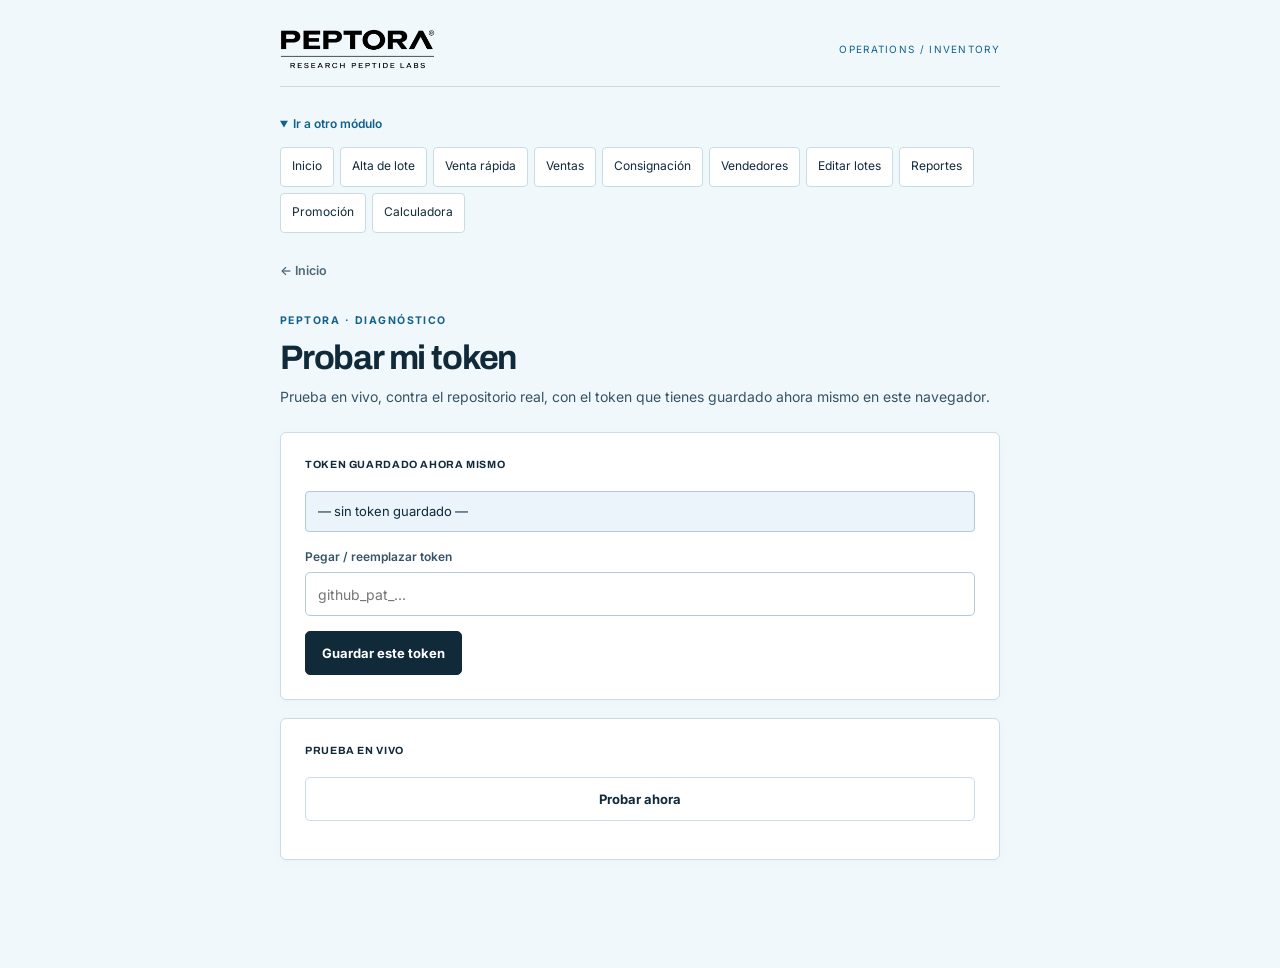
<file: diagnostico/index.html>
<!DOCTYPE html>
<html lang="es">
<head>
<meta charset="UTF-8">
<meta name="viewport" content="width=device-width, initial-scale=1.0">
<title>Peptora — Diagnóstico</title>
<link rel="preconnect" href="https://fonts.googleapis.com">
<link href="https://fonts.googleapis.com/css2?family=Archivo+Black&family=Archivo:wght@400;500;600;700;800&family=Inter:wght@400;500;600;700&display=swap" rel="stylesheet">
<link rel="stylesheet" href="../css/theme.css?v=20260930">
<link rel="icon" type="image/png" sizes="32x32" href="../assets/icons/icon-32.png">
<meta name="theme-color" content="#102a3a">
<style>
  .step{border:1px solid var(--line-strong);border-radius:6px;padding:16px 18px;margin-bottom:12px;}
  .step .h{font-weight:800;font-size:13px;margin-bottom:6px;display:flex;justify-content:space-between;align-items:center;}
  .step .r{font-size:12.5px;color:var(--ink-soft);white-space:pre-wrap;word-break:break-word;}
  .pill{font-size:10px;font-weight:800;padding:3px 9px;border-radius:20px;}
  .pill.ok{background:var(--positive-soft);color:var(--positive);}
  .pill.fail{background:var(--critical-soft);color:var(--critical);}
  .pill.wait{background:var(--gold-soft);color:var(--gold);}
  .tokenshow{font-size:13px;background:var(--paper-2);border:1px solid var(--line-strong);border-radius:4px;padding:10px 12px;margin-bottom:16px;word-break:break-all;}
</style>
</head>
<body>
<div class="form-wrap">
  <a href="../" class="back">← Inicio</a>
  <header>
    <div class="eyebrow">Peptora · diagnóstico</div>
    <h1>Probar mi token</h1>
    <p>Prueba en vivo, contra el repositorio real, con el token que tienes guardado ahora mismo en este navegador.</p>
  </header>

  <div class="card">
    <h2>Token guardado ahora mismo</h2>
    <div class="tokenshow" id="tokenShow">— sin token guardado —</div>
    <div class="row">
      <div class="field full"><label>Pegar / reemplazar token</label><input id="tokenInput" type="password" placeholder="github_pat_..."></div>
    </div>
    <button class="btn" onclick="guardarToken()">Guardar este token</button>
  </div>

  <div class="card">
    <h2>Prueba en vivo</h2>
    <button class="btn ghost" style="width:100%;margin-bottom:14px;" onclick="correrPrueba()">Probar ahora</button>
    <div id="resultados"></div>
  </div>
</div>

<script>
const REPO = 'peptoramx/Peptora';
const API = `https://api.github.com/repos/${REPO}`;

function getToken(){ return localStorage.getItem('peptora_token'); }
function mostrarTokenActual(){
  const t = getToken();
  document.getElementById('tokenShow').textContent = t
    ? 'Token configurado en este navegador'
    : '— sin token guardado —';
}
function guardarToken(){
  const t = document.getElementById('tokenInput').value.trim();
  if(!t) return;
  localStorage.setItem('peptora_token', t);
  document.getElementById('tokenInput').value = '';
  mostrarTokenActual();
}

function pasoEl(id, titulo){
  return `<div class="step" id="${id}">
    <div class="h"><span>${titulo}</span><span class="pill wait" id="${id}_pill">…</span></div>
    <div class="r" id="${id}_r"></div>
  </div>`;
}
function marcar(id, ok, texto){
  document.getElementById(id+'_pill').textContent = ok ? '✓ OK' : '✗ FALLA';
  document.getElementById(id+'_pill').className = 'pill ' + (ok ? 'ok' : 'fail');
  document.getElementById(id+'_r').textContent = texto;
}

async function correrPrueba(){
  if(!confirm('Esta prueba crea y elimina un archivo temporal en GitHub. ¿Quieres comprobar la escritura real?')) return;
  const token = getToken();
  const el = document.getElementById('resultados');
  el.innerHTML = pasoEl('p1','1. Token guardado en este navegador') + pasoEl('p2','2. Acceso de lectura al repo') + pasoEl('p3','3. Acceso de escritura (prueba real)');

  if(!token){
    marcar('p1', false, 'No hay ningún token guardado aquí. Pégalo arriba primero.');
    marcar('p2', false, 'omitido');
    marcar('p3', false, 'omitido');
    return;
  }
  marcar('p1', true, 'Token configurado. No se muestra ninguna parte de la credencial.');

  // Paso 2: lectura
  let permisos = null;
  try{
    const res = await fetch(API, { headers:{ 'Authorization':`Bearer ${token}`, 'Accept':'application/vnd.github+json' } });
    const data = await res.json();
    if(res.ok){
      permisos = data.permissions;
      marcar('p2', true, `Repo: ${data.full_name}\nPermisos de tu cuenta sobre el repo: ${JSON.stringify(permisos)}`);
    } else {
      marcar('p2', false, `HTTP ${res.status}: ${JSON.stringify(data)}`);
      marcar('p3', false, 'omitido — falló la lectura');
      return;
    }
  }catch(e){
    marcar('p2', false, 'Error de red: ' + e.message);
    marcar('p3', false, 'omitido');
    return;
  }

  // Paso 3: escritura real (crea y borra un archivo de prueba)
  const testPath = 'data/_diagnostico_temp.txt';
  try{
    const putRes = await fetch(`${API}/contents/${testPath}`, {
      method:'PUT',
      headers:{ 'Authorization':`Bearer ${token}`, 'Accept':'application/vnd.github+json', 'Content-Type':'application/json' },
      body: JSON.stringify({ message:'Diagnóstico: prueba de escritura', content: btoa('ok'), branch:'main' })
    });
    const putData = await putRes.json();
    if(!putRes.ok){
      marcar('p3', false, `HTTP ${putRes.status}: ${JSON.stringify(putData)}\n\nEsto es exactamente lo que te está bloqueando. El token de arriba NO tiene permiso real de escritura sobre este repo, aunque diga que sí en GitHub.`);
      return;
    }
    // borrar el archivo de prueba de inmediato
    await fetch(`${API}/contents/${testPath}`, {
      method:'DELETE',
      headers:{ 'Authorization':`Bearer ${token}`, 'Accept':'application/vnd.github+json', 'Content-Type':'application/json' },
      body: JSON.stringify({ message:'Diagnóstico: limpieza', sha: putData.content.sha, branch:'main' })
    });
    marcar('p3', true, 'Se creó y se borró un archivo de prueba real en el repo. La escritura SÍ funciona con este token, en este navegador, ahora mismo.');
  }catch(e){
    marcar('p3', false, 'Error de red: ' + e.message);
  }
}

mostrarTokenActual();
</script>
<script src="../js/ui.js?v=20260930"></script>
</body>
</html>
</file>
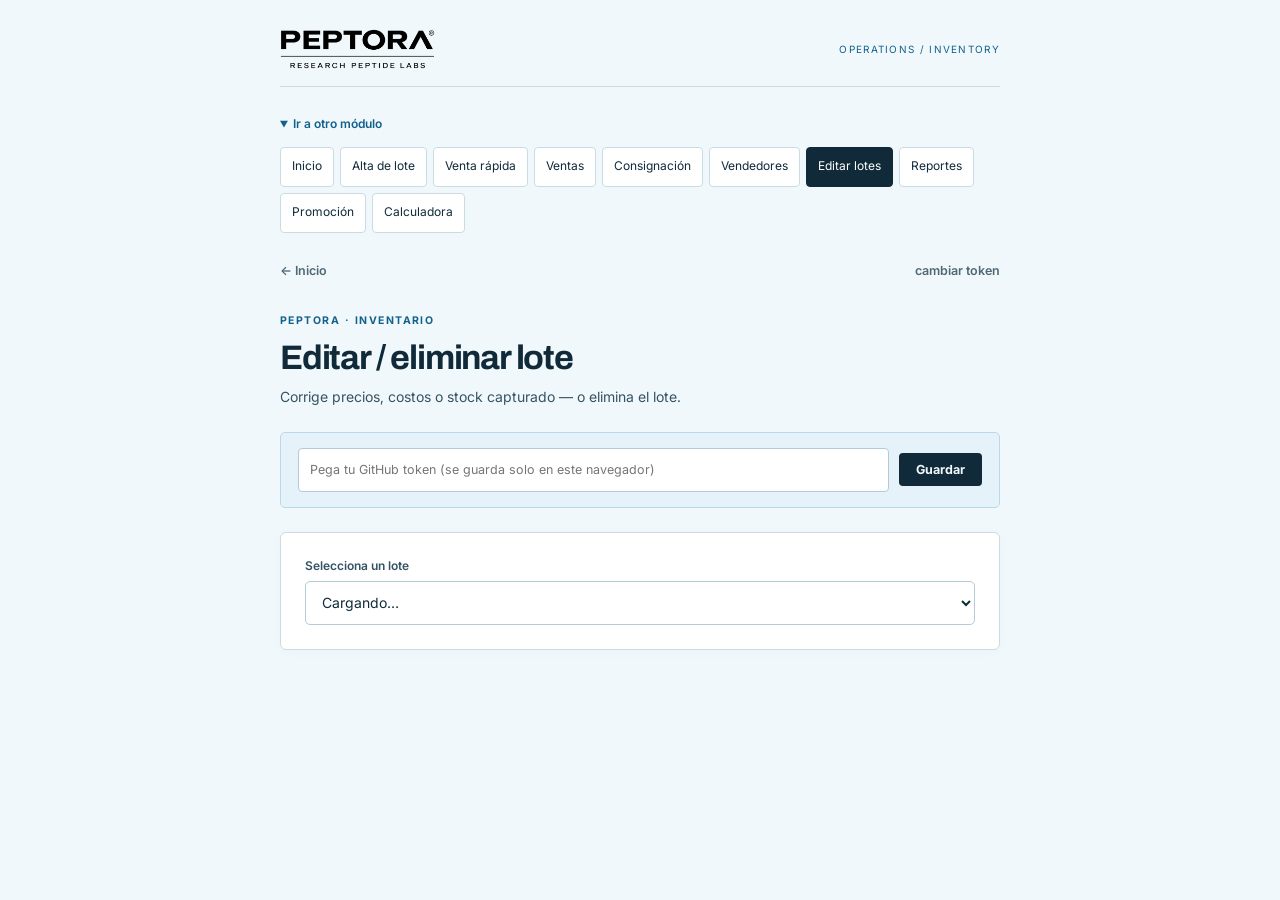
<file: editar-lote/index.html>
<!DOCTYPE html>
<html lang="es">
<head>
<meta charset="UTF-8">
<meta name="viewport" content="width=device-width, initial-scale=1.0">
<title>Peptora — Editar lote</title>
<link rel="preconnect" href="https://fonts.googleapis.com">
<link href="https://fonts.googleapis.com/css2?family=Archivo+Black&family=Archivo:wght@400;500;600;700;800&family=Inter:wght@400;500;600;700&display=swap" rel="stylesheet">
<link rel="stylesheet" href="../css/theme.css?v=20260930">
<link rel="icon" type="image/png" sizes="32x32" href="../assets/icons/icon-32.png">
<link rel="apple-touch-icon" sizes="180x180" href="../assets/icons/icon-180.png">
<link rel="manifest" href="../site.webmanifest">
<meta name="theme-color" content="#102a3a">
</head>
<body>
<div class="form-wrap">
  <a href="../" class="back">← Inicio</a>
  <a href="#" onclick="localStorage.removeItem('peptora_token'); location.reload(); return false;" class="back" style="float:right;">cambiar token</a>
  <header>
    <div class="eyebrow">PEPTORA · inventario</div>
    <h1>Editar / eliminar lote</h1>
    <p>Corrige precios, costos o stock capturado — o elimina el lote.</p>
  </header>

  <div class="token-bar" id="tokenBar">
    <input type="password" id="tokenInput" placeholder="Pega tu GitHub token (se guarda solo en este navegador)">
    <button onclick="guardarToken()">Guardar</button>
  </div>

  <div class="card">
    <div class="field">
      <label>Selecciona un lote</label>
      <select id="loteSelect" onchange="cargarLote()"><option value="">Cargando…</option></select>
    </div>
  </div>

  <div id="formEdicion"></div>
</div>

<script src="../js/datos.js?v=20260930"></script>
<script src="../js/transacciones.js?v=20261017-release2"></script>
<script>
const REPO = 'peptoramx/Peptora';
const API = `https://api.github.com/repos/${REPO}/contents`;
let lotes = [], shaCache = {};

function getToken(){ return localStorage.getItem('peptora_token'); }
function guardarToken(){
  const t = document.getElementById('tokenInput').value.trim();
  if(!t) return;
  localStorage.setItem('peptora_token', t);
  document.getElementById('tokenBar').classList.remove('show');
  init();
}
function ensureToken(){
  if(!getToken()){ document.getElementById('tokenBar').classList.add('show'); return false; }
  return true;
}
async function ghGetRaw(path){
  const res = await fetch(`${API}/${path}`, { headers:{ 'Authorization':`Bearer ${getToken()}`, 'Accept':'application/vnd.github+json' } });
  if(!res.ok) throw new Error(`GET ${path} -> ${res.status}`);
  const json = await res.json();
  shaCache[path] = json.sha;
  const datos=JSON.parse(decodeURIComponent(escape(atob(json.content))) || '[]');
  return path==='data/lotes.json' ? datos.map(normalizarLote) : datos;
}
async function ghPut(path, dataArr, msg){
  if(path==='data/lotes.json')return ghGuardarAtomico({[path]:dataArr},msg,getToken(),shaCache);
  const content = btoa(unescape(encodeURIComponent(JSON.stringify(dataArr, null, 2))));
  const body = { message: msg, content, branch:'main' };
  if(shaCache[path]) body.sha = shaCache[path];
  const res = await fetch(`${API}/${path}`, {
    method:'PUT',
    headers:{ 'Authorization':`Bearer ${getToken()}`, 'Accept':'application/vnd.github+json', 'Content-Type':'application/json' },
    body: JSON.stringify(body)
  });
  if(!res.ok) throw new Error(`PUT ${path} -> ${res.status}: ${await res.text()}`);
  const json = await res.json();
  shaCache[path] = json.content.sha;
}

async function ghPutBinario(path, base64Content, msg){
  const existing = await fetch(`${API}/${path}`, {headers:{Authorization:`Bearer ${getToken()}`,Accept:'application/vnd.github+json'},cache:'no-store'});
  if(!existing.ok && existing.status!==404) throw new Error('No se pudo comprobar la imagen existente.');
  const current=existing.ok ? await existing.json() : null;
  const body = { message: msg, content: base64Content, branch: 'main', ...(current ? {sha:current.sha} : {}) };
  const res = await fetch(`${API}/${path}`, {
    method: 'PUT',
    headers: { 'Authorization': `Bearer ${getToken()}`, 'Accept':'application/vnd.github+json', 'Content-Type':'application/json' },
    body: JSON.stringify(body)
  });
  if(!res.ok) throw new Error(`PUT ${path} -> ${res.status}: ${await res.text()}`);
}
function leerArchivoBase64(file){
  return new Promise((resolve, reject) => {
    const reader = new FileReader();
    reader.onload = () => resolve(reader.result.split(',')[1]);
    reader.onerror = reject;
    reader.readAsDataURL(file);
  });
}

async function init(){
  if(!ensureToken()) return;
  try{
    lotes = await ghGetRaw('data/lotes.json');
    const sel = document.getElementById('loteSelect');
    sel.innerHTML = '<option value="">— seleccionar —</option>' +
      lotes.map(l => `<option value="${l.id}">${l.producto_nombre}${l.concentracion_mg?' '+l.concentracion_mg+'mg':''} · ${stockEnViales(l)} unidades · costo ${formatMoneda(l.costo_por_vial)} · ${l.fecha_caducidad||'sin caducidad'}</option>`).join('');
  }catch(e){ document.getElementById('formEdicion').innerHTML = `<div class="status err">Error: ${e.message}</div>`; }
}

function cargarLote(){
  const id = document.getElementById('loteSelect').value;
  const area = document.getElementById('formEdicion');
  if(!id){ area.innerHTML = ''; return; }
  const l = lotes.find(x => x.id === id);
  const d=l.desglose_precio_vial;
  const automatico=!!d;
  const aguaDefault=0;
  area.innerHTML = `
    <div class="card">
      <h2>${l.producto_nombre} — ${l.lote||'s/lote'}</h2>
      <div class="row">
        <div class="field"><label>Fecha de caducidad</label><input id="e_caducidad" type="date" value="${l.fecha_caducidad||''}"></div>
        <div class="field"><label>Concentración (mg)</label><input id="e_conc" type="number" step="0.01" value="${l.concentracion_mg||0}"></div>
      </div>
      <div class="row">
        <div class="field"><label>Existencias (unidades / viales)</label><input id="e_stockvial" type="number" min="0" step="1" value="${stockEnViales(l)}" oninput="recalc()"></div>
        <div class="field"><label>Costo unitario neto</label><input id="e_costovial" type="number" min="0" step="0.0001" value="${l.costo_por_vial||0}" oninput="recalc()"></div>
      </div>
      <div class="row">
        <div class="field full"><label><input id="e_desglose" type="checkbox" ${automatico?'checked':''} onchange="activarDesglose()"> Calcular precio con desglose por vial</label><div class="hint">${automatico?'Se recuperan los importes guardados en este lote.':'Este lote no tiene desglose. Su precio actual se conserva hasta que actives el cálculo; revisa los importes antes de guardar.'}</div></div>
      </div>
      <div class="row">
        <div class="field"><label for="e_envio">Envío, etiqueta y empaque por vial</label><input id="e_envio" type="number" min="0" step="0.01" value="${d?.envio??0}" oninput="recalc()" ${automatico?'':'disabled'}></div>
        <div class="field"><label for="e_comision">Comisión fija por vial</label><input id="e_comision" type="number" min="0" step="0.01" value="${d?.comision??0}" oninput="recalc()" ${automatico?'':'disabled'}><div class="hint">Provisión para el precio; no modifica las reglas de pago del vendedor.</div></div>
      </div>
      <div class="row">
        <div class="field"><label for="e_agua">Costo real del agua BAC de cortesía (3 ml)</label><input id="e_agua" type="number" min="0" step="0.01" value="${d?.agua_bac_3ml??aguaDefault}" oninput="activarCostoAgua()"><div class="hint">Captura lo que te cuesta el vial de agua incluido de cortesía. Siempre editable; admite cero. Revisa cualquier importe guardado anteriormente: no debe ser el precio de venta del agua. No descuenta existencias.</div></div>
        <div class="field"><label for="e_ganancia">Ganancia absoluta por vial</label><input id="e_ganancia" type="number" min="0" step="0.01" value="${d?.ganancia??Math.max(0,Number(l.precio_venta_vial||0)-Number(l.costo_por_vial||0)-aguaDefault)}" oninput="recalc()" ${automatico?'':'disabled'}></div>
      </div>
      <div class="row">
        <div class="field"><label>Precio de venta por unidad</label><input id="e_preciovial" type="number" min="0" step="0.01" value="${l.precio_venta_vial||0}" oninput="recalc()"></div>
        <div class="field"><label>Precio para salir tablas / descuento máximo</label><div class="computed" id="e_margen" aria-live="polite"></div><div class="hint">Costo + envío/empaque + comisión fija + agua. No contempla gastos omitidos. El descuento consume la ganancia esperada.</div></div>
      </div>
      <div class="field full">
        <label>Foto del producto${l.imagen_url ? ' (ya tiene una — sube otra para reemplazarla)' : ''}</label>
        ${l.imagen_url ? `<img src="../${l.imagen_url}" style="max-width:120px;border:1px solid var(--hairline);border-radius:var(--radius);margin-bottom:8px;">` : ''}
        <input id="e_imagenFile" type="file" accept="image/*">
      </div>
      <div class="submit-bar">
        <button class="btn" onclick="guardarCambios('${id}')">Guardar cambios</button>
        <button class="btn ghost" style="color:var(--brick);border-color:var(--brick);" onclick="eliminarLote('${id}')">Eliminar lote</button>
      </div>
      <span class="status" id="statusMsg"></span>
    </div>`;
  recalc();
}

function desgloseEdicion(){
  const valores=['e_costovial','e_envio','e_comision','e_agua','e_ganancia'].map(id=>{const n=Number(document.getElementById(id).value);if(!Number.isFinite(n)||n<0)throw new Error('Los componentes del precio deben ser importes válidos y no negativos.');return n;});
  const total=valores.reduce((sum,n)=>sum+n,0);
  if(!Number.isFinite(total))throw new Error('El precio calculado no es válido.');
  return {costo:valores[0],envio:valores[1],comision:valores[2],agua_bac_3ml:valores[3],ganancia:valores[4],precio:Math.round((total+Number.EPSILON)*100)/100};
}
function activarDesglose(){recalc();}
function activarCostoAgua(){document.getElementById('e_desglose').checked=true;recalc();}
function recalc(){
  const auto=document.getElementById('e_desglose').checked;
  for(const id of ['e_envio','e_comision','e_ganancia'])document.getElementById(id).disabled=!auto;
  document.getElementById('e_agua').disabled=false;
  document.getElementById('e_preciovial').readOnly=auto;
  try{
    if(!auto){document.getElementById('e_margen').textContent='Activa y completa el desglose para calcular el precio mínimo.';return;}
    const d=desgloseEdicion();
    document.getElementById('e_preciovial').value=d.precio.toFixed(2);
    const base=d.costo+d.envio+d.comision+d.agua_bac_3ml;
    const descuento=Math.max(0,d.precio-base);
    document.getElementById('e_margen').textContent=formatMoneda(base)+' mínimo · '+formatMoneda(descuento)+' de descuento'+(d.precio>0?' ('+(descuento/d.precio*100).toFixed(1)+'%)':'');
  }catch(e){document.getElementById('e_preciovial').value='';document.getElementById('e_margen').textContent=e.message;}
}

function setStatus(msg, isErr){ const el=document.getElementById('statusMsg'); if(el){el.textContent=msg; el.className='status '+(isErr?'err':'ok');} }

async function guardarCambios(id){
  for(const field of ['e_conc','e_stockvial','e_costovial','e_preciovial']){
    const value=Number(document.getElementById(field).value);
    if(!Number.isFinite(value)||value<0){setStatus('Los valores deben ser números no negativos.',true);return;}
  }
  if(!Number.isSafeInteger(Number(document.getElementById('e_stockvial').value))){setStatus('Las unidades deben ser un número entero.',true);return;}
  try{
  const detalle=document.getElementById('e_desglose').checked?desgloseEdicion():null;
  const l = {...lotes.find(x => x.id === id)};
  const archivoImagen = document.getElementById('e_imagenFile').files[0];
  if(archivoImagen){
    const ext = archivoImagen.name.split('.').pop().toLowerCase();
    const rutaImagen = `assets/productos/${id}.${ext}`;
    const base64 = await leerArchivoBase64(archivoImagen);
    await ghPutBinario(rutaImagen, base64, `Foto de producto actualizada: ${id}`);
    l.imagen_url = rutaImagen;
  }
  Object.assign(l, {
    fecha_caducidad:document.getElementById('e_caducidad').value,
    concentracion_mg:Number(document.getElementById('e_conc').value),
    stock_cajas:0,stock_viales:Number(document.getElementById('e_stockvial').value),
    costo_por_vial:Number(document.getElementById('e_costovial').value),
    precio_venta_vial:detalle?detalle.precio:Number(document.getElementById('e_preciovial').value)
  });
  if(detalle)l.desglose_precio_vial=detalle;
  else delete l.desglose_precio_vial;
    const nuevosLotes=lotes.map(item=>item.id===id?l:item);
    await ghPut('data/lotes.json', nuevosLotes, `Editar lote: ${l.producto_nombre} ${l.lote||''}`);
    lotes=nuevosLotes;
    setStatus('✓ Cambios guardados', false);
  }catch(e){ setStatus('Error: ' + e.message, true); }
}

async function eliminarLote(id){
  const l = lotes.find(x => x.id === id);
  if(!confirm(`¿Eliminar el lote ${l.producto_nombre} · ${l.lote||'s/lote'}? Esta acción no se puede deshacer.`)) return;
  try{
    const [ventas,consignaciones]=await Promise.all([ghGetRaw('data/ventas.json'),ghGetRaw('data/consignaciones.json')]);
    if(ventas.some(v=>v.lote_id===id)||consignaciones.some(c=>c.lote_id===id)){
      setStatus('Este lote tiene ventas o consignaciones relacionadas. No se elimina para conservar el historial.',true);return;
    }
    const nuevosLotes = lotes.filter(x=>x.id!==id);
    await ghPut('data/lotes.json', nuevosLotes, `Eliminar lote: ${l.producto_nombre} ${l.lote||''}`);
    lotes=nuevosLotes;
    document.getElementById('formEdicion').innerHTML = '';
    init();
  }catch(e){ setStatus('Error: ' + e.message, true); }
}

if(ensureToken()) init();
</script>
<script src="../js/ui.js?v=20260930"></script>
</body>
</html>
</file>
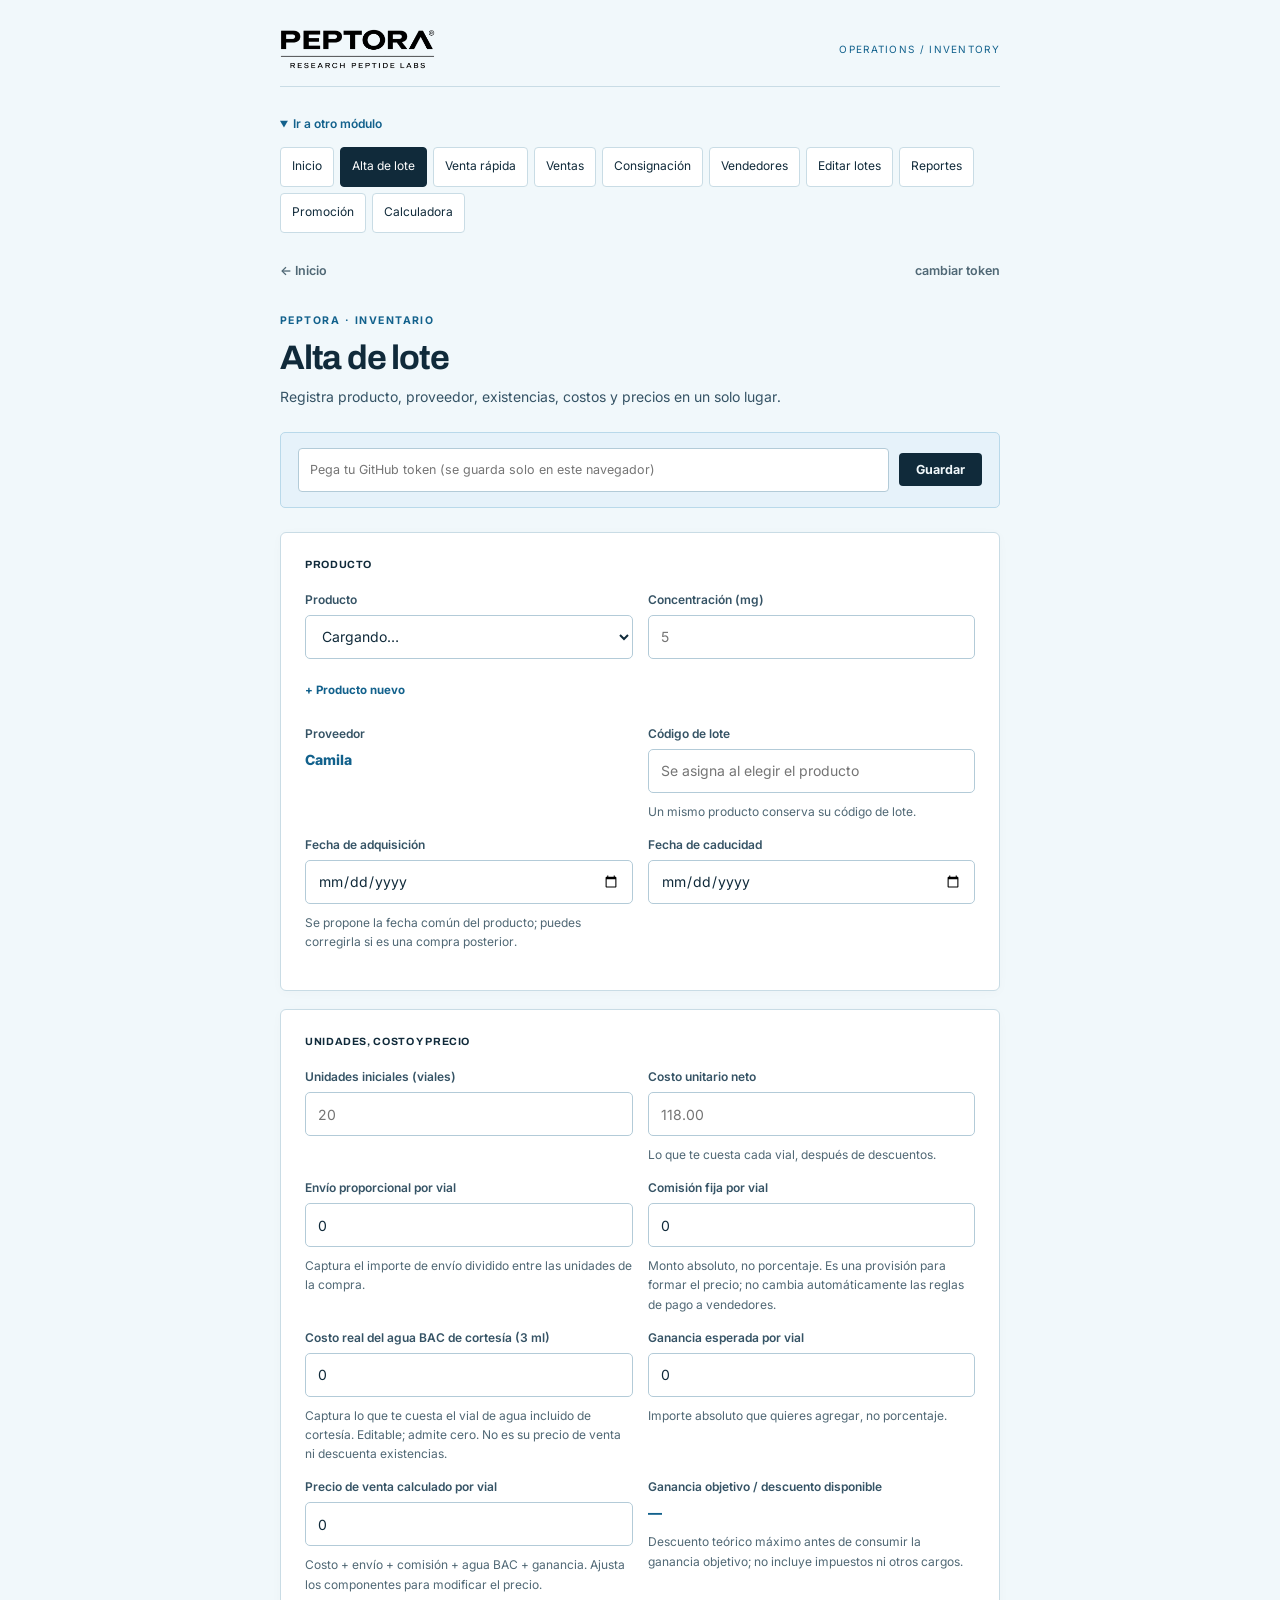
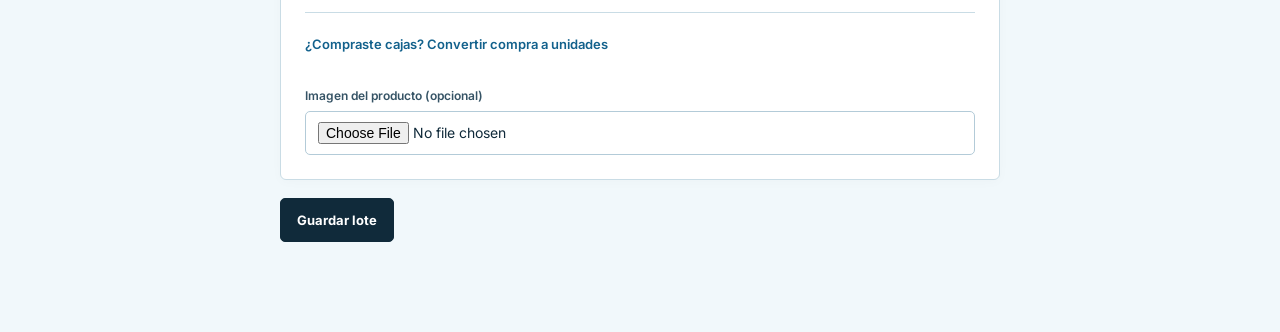
<file: nuevo-lote/index.html>
<!DOCTYPE html>
<html lang="es">
<head>
<meta charset="UTF-8">
<meta name="viewport" content="width=device-width, initial-scale=1.0">
<title>Peptora — Nuevo Lote</title>
<link rel="preconnect" href="https://fonts.googleapis.com">
<link href="https://fonts.googleapis.com/css2?family=Archivo+Black&family=Archivo:wght@400;500;600;700;800&family=Inter:wght@400;500;600;700&display=swap" rel="stylesheet">
<link rel="stylesheet" href="../css/theme.css?v=20260930">
<link rel="icon" type="image/png" sizes="32x32" href="../assets/icons/icon-32.png">
<link rel="icon" type="image/png" sizes="16x16" href="../assets/icons/icon-16.png">
<link rel="apple-touch-icon" sizes="180x180" href="../assets/icons/icon-180.png">
<link rel="manifest" href="../site.webmanifest">
<meta name="theme-color" content="#102a3a">
</head>
<body>
<div class="form-wrap">
  <a href="../" class="back">← Inicio</a>
  <a href="#" onclick="localStorage.removeItem('peptora_token'); location.reload(); return false;" class="back" style="float:right;">cambiar token</a>
  <header>
    <div class="eyebrow">PEPTORA · inventario</div>
    <h1>Alta de lote</h1>
    <p>Registra producto, proveedor, existencias, costos y precios en un solo lugar.</p>
  </header>

  <div class="token-bar" id="tokenBar">
    <input type="password" id="tokenInput" placeholder="Pega tu GitHub token (se guarda solo en este navegador)">
    <button onclick="guardarToken()">Guardar</button>
  </div>

  <div class="card">
    <h2>Producto</h2>
    <div class="row">
      <div class="field">
        <label>Producto</label>
        <select id="productoSelect" onchange="onProductoChange()">
          <option value="">Cargando…</option>
        </select>
        <button class="link-btn" onclick="toggleNuevoProducto()">+ Producto nuevo</button>
        <div class="new-inline" id="nuevoProductoBox">
          <input id="nuevoProductoNombre" placeholder="Nombre del producto" oninput="actualizarCriterios()">
          <input id="nuevoProductoCategoria" placeholder="Categoría (ej. Péptidos)">
        </div>
      </div>
      <div class="field">
        <label>Concentración (mg)</label>
        <input id="concentracion" type="number" step="0.01" placeholder="5">
      </div>
    </div>

    <div class="row">
      <div class="field"><label>Proveedor</label><div class="computed">Camila</div><input id="proveedorSelect" type="hidden" value="prov_bodega-mx-camila"></div>
      <div class="field">
        <label>Código de lote</label>
        <input id="loteCodigo" readonly placeholder="Se asigna al elegir el producto"><div class="hint">Un mismo producto conserva su código de lote.</div>
      </div>
    </div>

    <div class="row">
      <div class="field">
        <label>Fecha de adquisición</label>
        <input id="fechaAdquisicion" type="date"><div class="hint">Se propone la fecha común del producto; puedes corregirla si es una compra posterior.</div>
      </div>
      <div class="field">
        <label>Fecha de caducidad</label>
        <input id="fechaCaducidad" type="date">
      </div>
    </div>
  </div>

  <div class="card">
    <h2>Unidades, costo y precio</h2>
    <div class="row">
      <div class="field"><label for="stockUnidades">Unidades iniciales (viales)</label><input id="stockUnidades" type="number" min="0" step="1" placeholder="20"></div>
      <div class="field"><label for="costoUnitario">Costo unitario neto</label><input id="costoUnitario" type="number" min="0" step="0.0001" placeholder="118.00" oninput="recalcular()"><div class="hint">Lo que te cuesta cada vial, después de descuentos.</div></div>
    </div>
    <div class="row">
      <div class="field"><label for="envioVial">Envío proporcional por vial</label><input id="envioVial" type="number" min="0" step="0.01" value="0" oninput="recalcular()"><div class="hint">Captura el importe de envío dividido entre las unidades de la compra.</div></div>
      <div class="field"><label for="comisionVial">Comisión fija por vial</label><input id="comisionVial" type="number" min="0" step="0.01" value="0" oninput="recalcular()"><div class="hint">Monto absoluto, no porcentaje. Es una provisión para formar el precio; no cambia automáticamente las reglas de pago a vendedores.</div></div>
    </div>
    <div class="row">
      <div class="field"><label for="aguaVial">Costo real del agua BAC de cortesía (3 ml)</label><input id="aguaVial" type="number" min="0" step="0.01" value="0" oninput="recalcular()"><div class="hint" id="aguaReferencia">Captura lo que te cuesta el vial de agua incluido de cortesía. Editable; admite cero. No es su precio de venta ni descuenta existencias.</div></div>
      <div class="field"><label for="gananciaVial">Ganancia esperada por vial</label><input id="gananciaVial" type="number" min="0" step="0.01" value="0" oninput="recalcular()"><div class="hint">Importe absoluto que quieres agregar, no porcentaje.</div></div>
    </div>
    <div class="row">
      <div class="field"><label for="precioVial">Precio de venta calculado por vial</label><input id="precioVial" type="number" min="0" step="0.01" readonly value="0"><div class="hint">Costo + envío + comisión + agua BAC + ganancia. Ajusta los componentes para modificar el precio.</div></div>
      <div class="field"><label>Ganancia objetivo / descuento disponible</label><div class="computed" id="margenVial" aria-live="polite">—</div><div class="hint">Descuento teórico máximo antes de consumir la ganancia objetivo; no incluye impuestos ni otros cargos.</div></div>
    </div>
    <details class="purchase-helper">
      <summary>¿Compraste cajas? Convertir compra a unidades</summary>
      <p class="hint">Cada caja contiene 10 viales. Esta ayuda llena las unidades y el costo unitario; el inventario siempre se maneja por unidad.</p>
      <div class="row">
        <div class="field"><label for="cajasCompradas">Cajas compradas</label><input id="cajasCompradas" type="number" min="0" step="1" placeholder="2" oninput="convertirCompra()"></div>
        <div class="field"><label for="costoCompraCaja">Costo de compra por caja</label><input id="costoCompraCaja" type="number" min="0" step="0.01" placeholder="1180.00" oninput="convertirCompra()"></div>
      </div>
      <div class="row"><div class="field"><label for="descuentoCompra">Descuento de compra (%)</label><input id="descuentoCompra" type="number" min="0" max="100" step="0.1" value="0" oninput="convertirCompra()"></div><div class="field"><label>Conversión</label><div class="computed" id="compraResumen">—</div></div></div>
    </details>
    <div class="field full" style="margin-top:20px">
      <label>Imagen del producto (opcional)</label>
      <input id="imagenFile" type="file" accept="image/*">
      <img id="imagenPreview" style="display:none;max-width:140px;margin-top:10px;border:1px solid var(--hairline);border-radius:var(--radius);">
    </div>
  </div>

  <div class="submit-bar">
    <button class="btn" id="submitBtn" onclick="guardarLote()">Guardar lote</button>
    <span class="status" id="statusMsg"></span>
  </div>
</div>

<script src="../js/datos.js?v=20260930"></script>
<script src="../js/transacciones.js?v=20261017-release2"></script>
<script>
const REPO = 'peptoramx/Peptora';
const API = `https://api.github.com/repos/${REPO}/contents`;

let productos = [];
let proveedores = [];
let lotes = [];
let shaCache = {}; // path -> sha

function getToken(){ return localStorage.getItem('peptora_token'); }
function guardarToken(){
  const t = document.getElementById('tokenInput').value.trim();
  if(!t){ return; }
  localStorage.setItem('peptora_token', t);
  document.getElementById('tokenBar').classList.remove('show');
  cargarDatos();
}
function ensureToken(){
  if(!getToken()){
    document.getElementById('tokenBar').classList.add('show');
    return false;
  }
  return true;
}

async function ghGet(path){
  const res = await fetch(`${API}/${path}`, {
    headers: { 'Authorization': `Bearer ${getToken()}`, 'Accept':'application/vnd.github+json' }
  });
  if(!res.ok) throw new Error(`GET ${path} -> ${res.status}`);
  const json = await res.json();
  shaCache[path] = json.sha;
  const content = decodeURIComponent(escape(atob(json.content)));
  const datos=JSON.parse(content || '[]');
  return path==='data/lotes.json' ? datos.map(normalizarLote) : datos;
}

async function ghPut(path, dataArr, msg){
  const content = btoa(unescape(encodeURIComponent(JSON.stringify(dataArr, null, 2))));
  const body = { message: msg, content, branch: 'main' };
  if(shaCache[path]) body.sha = shaCache[path];
  const res = await fetch(`${API}/${path}`, {
    method: 'PUT',
    headers: { 'Authorization': `Bearer ${getToken()}`, 'Accept':'application/vnd.github+json', 'Content-Type':'application/json' },
    body: JSON.stringify(body)
  });
  if(!res.ok){
    const err = await res.text();
    throw new Error(`PUT ${path} -> ${res.status}: ${err}`);
  }
  const json = await res.json();
  shaCache[path] = json.content.sha;
}

// Sube un archivo binario (imagen) tal cual — el content ya viene en base64 real, sin el truco UTF-8 de ghPut.
async function ghPutBinario(path, base64Content, msg){
  const body = { message: msg, content: base64Content, branch: 'main' };
  const res = await fetch(`${API}/${path}`, {
    method: 'PUT',
    headers: { 'Authorization': `Bearer ${getToken()}`, 'Accept':'application/vnd.github+json', 'Content-Type':'application/json' },
    body: JSON.stringify(body)
  });
  if(!res.ok) throw new Error(`PUT ${path} -> ${res.status}: ${await res.text()}`);
}

function leerArchivoBase64(file){
  return new Promise((resolve, reject) => {
    const reader = new FileReader();
    reader.onload = () => resolve(reader.result.split(',')[1]);
    reader.onerror = reject;
    reader.readAsDataURL(file);
  });
}

document.getElementById('imagenFile').addEventListener('change', (e) => {
  const file = e.target.files[0];
  const preview = document.getElementById('imagenPreview');
  if(!file){ preview.style.display = 'none'; return; }
  const reader = new FileReader();
  reader.onload = () => { preview.src = reader.result; preview.style.display = 'block'; };
  reader.readAsDataURL(file);
});

async function cargarDatos(){
  if(!ensureToken()) return;
  try{
    [productos, proveedores, lotes] = await Promise.all([
      ghGet('data/productos.json'),
      ghGet('data/proveedores.json'),
      ghGet('data/lotes.json')
    ]);
    renderSelects();
  }catch(e){
    setStatus('Error cargando datos: ' + e.message, true);
  }
}

function renderSelects(){
  const pSel = document.getElementById('productoSelect');
  pSel.innerHTML = '<option value="">— seleccionar —</option>' +
    productos.map(p => `<option value="${p.id}">${p.nombre}</option>`).join('');

  actualizarCriterios();
}

function toggleNuevoProducto(){
  document.getElementById('nuevoProductoBox').classList.toggle('show');
  document.getElementById('productoSelect').value = '';
  actualizarCriterios();
}
function toggleNuevoProveedor(){
  document.getElementById('nuevoProveedorBox').classList.toggle('show');
  document.getElementById('proveedorSelect').value = '';
}
function onProductoChange(){ if(document.getElementById('productoSelect').value) document.getElementById('nuevoProductoBox').classList.remove('show'); actualizarCriterios(); }
function actualizarCriterios(){
  const id=document.getElementById('productoSelect').value;
  const nombre=(productos.find(p=>p.id===id)?.nombre || document.getElementById('nuevoProductoNombre').value).trim();
  const existentes=lotes.filter(l=>normalizarBusqueda(l.producto_nombre)===normalizarBusqueda(nombre));
  document.getElementById('loteCodigo').value=nombre ? (existentes[0]?.lote || 'PEP-'+slugify(nombre).toUpperCase()) : '';
  document.getElementById('fechaAdquisicion').value=existentes[0]?.fecha_adquisicion || '2026-09-01';
  proponerAgua(nombre);
  recalcular();
}
function onProveedorChange(){ if(document.getElementById('proveedorSelect').value) document.getElementById('nuevoProveedorBox').classList.remove('show'); }

function num(id){ return parseFloat(document.getElementById(id).value) || 0; }

function desglosePrecio(){
  const ids=['costoUnitario','envioVial','comisionVial','aguaVial','gananciaVial'];
  const valores=ids.map(id=>{const raw=document.getElementById(id).value;const n=raw===''?0:Number(raw);if(!Number.isFinite(n)||n<0)throw new Error('Todos los componentes del precio deben ser importes válidos y no negativos.');return n;});
  const total=valores.reduce((sum,n)=>sum+n,0);
  if(!Number.isFinite(total))throw new Error('El precio calculado no es válido.');
  return {costo:valores[0],envio:valores[1],comision:valores[2],agua_bac_3ml:valores[3],ganancia:valores[4],precio:Math.round((total+Number.EPSILON)*100)/100};
}
function proponerAgua(nombre){
  // La selección de producto no debe sobrescribir el costo que captura el usuario.
  document.getElementById('aguaReferencia').textContent='Captura tu costo real del agua de cortesía para esta compra, o cero si no aplica. No se toma el precio de venta del inventario.';
}
function recalcular(){
  try{
    const d=desglosePrecio();
    document.getElementById('precioVial').value=d.precio.toFixed(2);
    document.getElementById('margenVial').textContent=formatMoneda(d.ganancia)+(d.precio>0?' · '+(d.ganancia/d.precio*100).toFixed(1)+'% de descuento':'');
  }catch(e){document.getElementById('precioVial').value='';document.getElementById('margenVial').textContent=e.message;}
}
function convertirCompra(){
  const cajas=document.getElementById('cajasCompradas').value;
  const costo=document.getElementById('costoCompraCaja').value;
  const resumen=document.getElementById('compraResumen');
  if(cajas===''){resumen.textContent='—';return;}
  try{
    const resultado=compraAUnidades(Number(cajas),Number(costo),num('descuentoCompra'));
    document.getElementById('stockUnidades').value=resultado.unidades;
    if(costo!=='')document.getElementById('costoUnitario').value=Number(resultado.costoUnitario.toFixed(4));
    resumen.textContent=resultado.unidades+' unidades'+(costo!==''?' · '+formatMoneda(resultado.costoUnitario)+'/unidad':'');
    recalcular();
  }catch(e){resumen.textContent=e.message;}
}

function slugify(s){
  return s.toLowerCase().normalize('NFD').replace(/[\u0300-\u036f]/g,'').replace(/[^a-z0-9]+/g,'-').replace(/(^-|-$)/g,'');
}

function buscarPorNombre(lista, nombre){
  const n = nombre.trim().toLowerCase();
  return lista.find(x => x.nombre.trim().toLowerCase() === n);
}

function setStatus(msg, isErr){
  const el = document.getElementById('statusMsg');
  el.textContent = msg;
  el.className = 'status ' + (isErr ? 'err' : 'ok');
}

async function guardarLote(){
  if(!ensureToken()) return;
  const btn = document.getElementById('submitBtn');
  btn.disabled = true;
  setStatus('Guardando…', false);

  const respaldo = {productos:structuredClone(productos),proveedores:structuredClone(proveedores),lotes:structuredClone(lotes)};
  try{
    const precioDetalle=desglosePrecio();
    for(const id of ['concentracion','stockUnidades','costoUnitario','precioVial']){
      if(num(id)<0) throw new Error('Las cantidades, costos y precios no pueden ser negativos.');
    }
    if(!Number.isSafeInteger(num('stockUnidades'))) throw new Error('Las unidades deben ser un número entero.');
    // Producto: existente o nuevo (con detección de duplicado por nombre)
    let productoId = document.getElementById('productoSelect').value;
    let productoNombre;
    if(!productoId){
      const nombreNuevo = document.getElementById('nuevoProductoNombre').value.trim();
      if(!nombreNuevo) throw new Error('Falta nombre de producto');
      const existente = buscarPorNombre(productos, nombreNuevo);
      if(existente){
        productoId = existente.id;
        productoNombre = existente.nombre;
      } else {
        productoId = 'prod_' + slugify(nombreNuevo);
        productoNombre = nombreNuevo;
        productos.push({ id: productoId, nombre: productoNombre, categoria: document.getElementById('nuevoProductoCategoria').value.trim() || 'Sin categoría' });

      }
    } else {
      productoNombre = productos.find(p => p.id === productoId).nombre;
    }

    // Proveedor: existente o nuevo
    let proveedorId = document.getElementById('proveedorSelect').value;
    let proveedorNombre;
    if(!proveedorId){
      const nombreNuevo = document.getElementById('nuevoProveedorNombre').value.trim();
      if(!nombreNuevo) throw new Error('Falta nombre de proveedor');
      const existente = buscarPorNombre(proveedores, nombreNuevo);
      if(existente){
        proveedorId = existente.id;
        proveedorNombre = existente.nombre;
      } else {
        proveedorId = 'prov_' + slugify(nombreNuevo);
        proveedorNombre = nombreNuevo;
        proveedores.push({ id: proveedorId, nombre: proveedorNombre });

      }
    } else {
      proveedorNombre = 'Camila';
    }

    const costoVial = num('costoUnitario');

    const loteId = 'lote_' + Date.now();
    let imagenUrl = '';
    const archivoImagen = document.getElementById('imagenFile').files[0];
    if(archivoImagen){
      const ext = archivoImagen.name.split('.').pop().toLowerCase();
      const rutaImagen = `assets/productos/${loteId}.${ext}`;
      const base64 = await leerArchivoBase64(archivoImagen);
      await ghPutBinario(rutaImagen, base64, `Foto de producto: ${loteId}`);
      imagenUrl = rutaImagen; // relativo a la raiz del sitio (assets/productos/...) — cada pagina antepone su propio prefijo al mostrarla
    }

    const nuevoLote = {
      id: loteId,
      producto_id: productoId,
      producto_nombre: productoNombre,
      proveedor_id: proveedorId,
      proveedor_nombre: proveedorNombre,
      concentracion_mg: num('concentracion'),
      lote: document.getElementById('loteCodigo').value.trim(),
      fecha_adquisicion: document.getElementById('fechaAdquisicion').value,
      fecha_caducidad: document.getElementById('fechaCaducidad').value,
      costo_por_vial: Math.round(costoVial * 10000) / 10000,
      precio_venta_vial: precioDetalle.precio,
      desglose_precio_vial: precioDetalle,
      stock_viales: num('stockUnidades'),
      imagen_url: imagenUrl
    };

    lotes.push(nuevoLote);
    await ghGuardarAtomico({'data/productos.json':productos,'data/proveedores.json':proveedores,'data/lotes.json':lotes}, `Alta lote: ${productoNombre} ${nuevoLote.lote}`, getToken(), shaCache);

    setStatus('✓ Lote guardado — ' + productoNombre + ' ' + nuevoLote.lote, false);
    document.querySelectorAll('input:not([type=hidden]):not([readonly])').forEach(i => i.value = '');
    recalcular();
    renderSelects();
  }catch(e){
    productos=respaldo.productos;proveedores=respaldo.proveedores;lotes=respaldo.lotes;
    setStatus('Error: ' + e.message, true);
  }finally{
    btn.disabled = false;
  }
}

// init
if(ensureToken()){ cargarDatos(); }
</script>
<script src="../js/ui.js?v=20260930"></script>
</body>
</html>
</file>
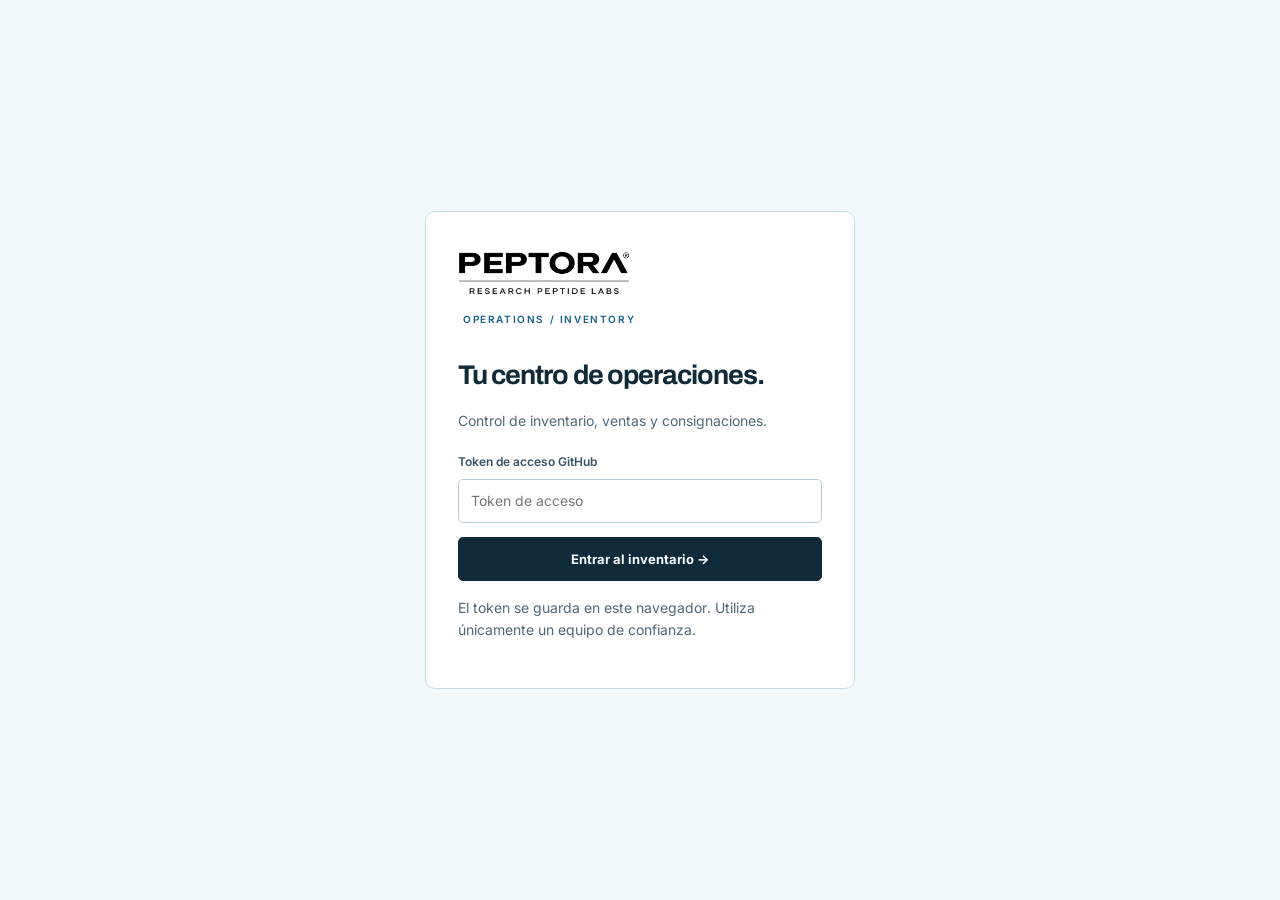
<file: popularidad/index.html>
<!DOCTYPE html>
<html lang="es">
<head>
<meta charset="UTF-8">
<meta name="viewport" content="width=device-width, initial-scale=1.0">
<title>Peptora — Popularidad de productos</title>
<link rel="preconnect" href="https://fonts.googleapis.com">
<link href="https://fonts.googleapis.com/css2?family=Archivo+Black&family=Archivo:wght@400;500;600;700;800&family=Inter:wght@400;500;600;700&display=swap" rel="stylesheet">
<link rel="stylesheet" href="../css/theme.css?v=20260930">
<link rel="icon" type="image/png" sizes="32x32" href="../assets/icons/icon-32.png">
<link rel="apple-touch-icon" sizes="180x180" href="../assets/icons/icon-180.png">
<link rel="manifest" href="../site.webmanifest">
<meta name="theme-color" content="#102a3a">
<style>
  .pop-row{display:grid;grid-template-columns:24px 1.6fr 2fr 90px auto;gap:12px;align-items:center;padding:11px 0;border-bottom:1px solid var(--line);}
  .pop-row:last-child{border-bottom:none;}
  .pop-row .rank{font-family:'Archivo',Arial,sans-serif;font-size:11px;color:var(--muted);}
  .pop-row .name{font-weight:600;font-size:13px;}
  .pop-bar-track{height:8px;background:var(--surface-alt);border-radius:4px;overflow:hidden;}
  .pop-bar-fill{height:100%;background:var(--teal);}
  .pop-bar-fill.rezagado{background:var(--amber);}
  .pop-row .amt{font-family:'Archivo',Arial,sans-serif;font-size:12px;text-align:right;}
</style>
</head>
<body>
<div class="form-wrap" style="max-width:760px;">
  <a href="../" class="back">← Inicio</a>
  <a href="#" onclick="localStorage.removeItem('peptora_token'); location.reload(); return false;" class="back" style="float:right;">cambiar token</a>
  <header>
    <div class="eyebrow">Peptora · reportes</div>
    <h1>Popularidad de productos</h1>
    <p>Unidades vendidas por producto, con el historial anterior convertido a viales. Ámbar = candidato a promoción (último 25% o sin ventas).</p>
  </header>
  <div class="card" id="listaPopularidad"><div class="empty">Cargando…</div></div>
</div>

<script src="../js/datos.js?v=20260930"></script>
<script>
window.RUTA_DATOS_BASE = '../';

async function init(){
  if(typeof gateMasterToken === 'function' && !gateMasterToken()) return;
  try{
    const { lotes, ventas } = await cargarTodo();
    const pop = popularidadProductos(lotes, ventas);
    const el = document.getElementById('listaPopularidad');
    if(!pop.length){ el.innerHTML = '<div class="empty">Sin productos todavía.</div>'; return; }
    el.innerHTML = pop.map((p,i) => `
      <div class="pop-row">
        <div class="rank">0${i+1}</div>
        <div class="name">${p.nombre}</div>
        <div class="pop-bar-track"><div class="pop-bar-fill ${p.rezagado?'rezagado':''}" style="width:${Math.max(4, p.unidades/p.max*100)}%;"></div></div>
        <div class="amt">${p.unidades} u</div>
        <div>${p.rezagado ? '<span class="badge amber">Promocionar</span>' : ''}</div>
      </div>`).join('');
  }catch(e){
    document.getElementById('listaPopularidad').innerHTML = `<div class="status err">Error: ${e.message}</div>`;
  }
}
init();
</script>
<script src="../js/ui.js?v=20260930"></script>
</body>
</html>
</file>
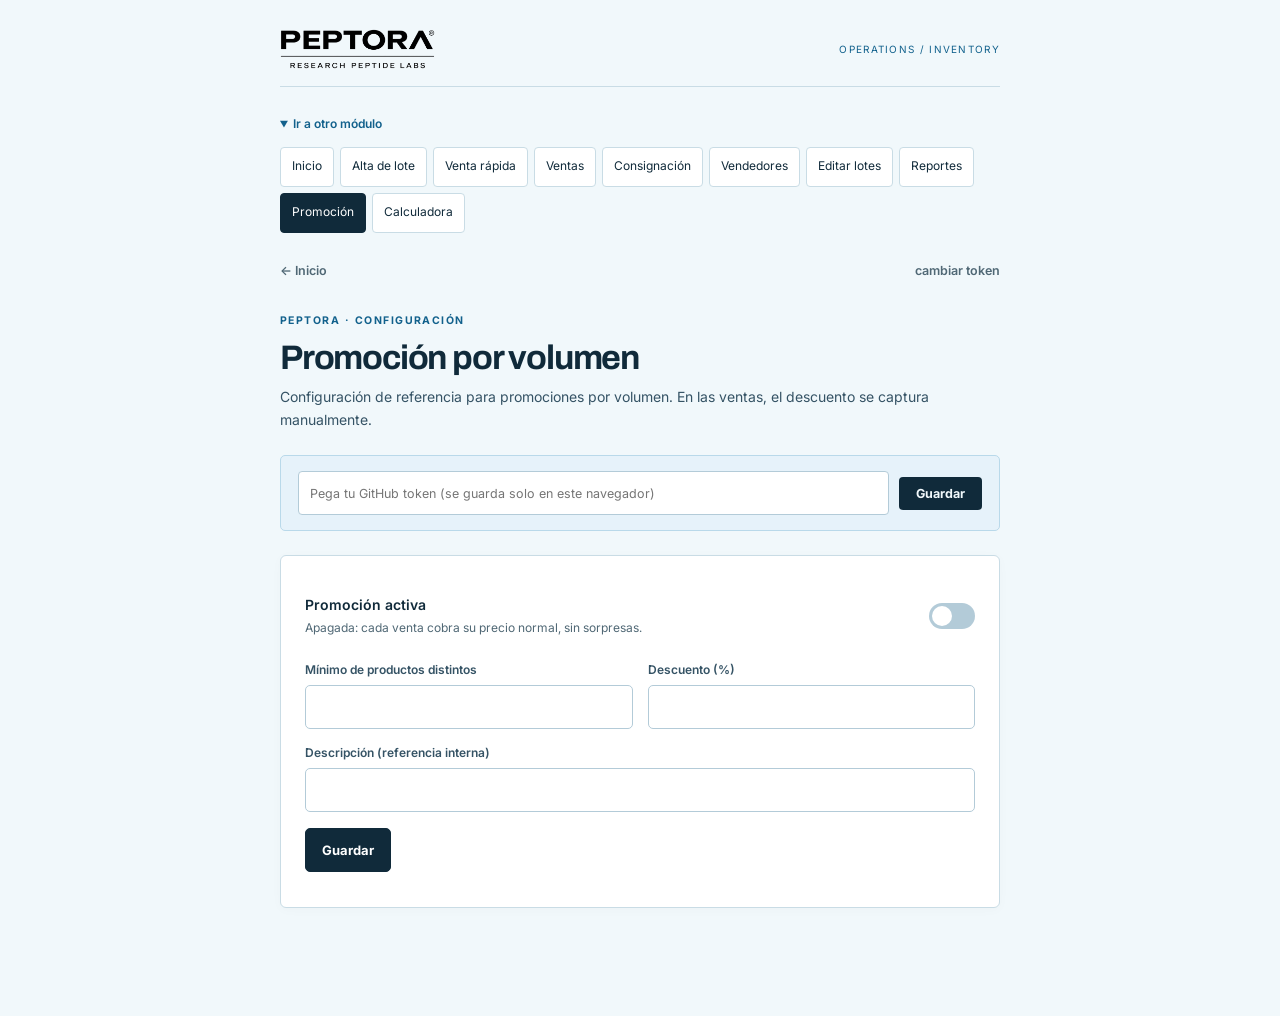
<file: promocion/index.html>
<!DOCTYPE html>
<html lang="es">
<head>
<meta charset="UTF-8">
<meta name="viewport" content="width=device-width, initial-scale=1.0">
<title>Peptora — Promoción</title>
<link rel="preconnect" href="https://fonts.googleapis.com">
<link href="https://fonts.googleapis.com/css2?family=Archivo+Black&family=Archivo:wght@400;500;600;700;800&family=Inter:wght@400;500;600;700&display=swap" rel="stylesheet">
<link rel="stylesheet" href="../css/theme.css?v=20260930">
<link rel="icon" type="image/png" sizes="32x32" href="../assets/icons/icon-32.png">
<link rel="apple-touch-icon" sizes="180x180" href="../assets/icons/icon-180.png">
<link rel="manifest" href="../site.webmanifest">
<meta name="theme-color" content="#102a3a">
<style>
  .switch-row{display:flex;align-items:center;justify-content:space-between;padding:14px 0;}
  .switch{position:relative;width:46px;height:26px;flex-shrink:0;}
  .switch input{opacity:0;width:0;height:0;}
  .slider{position:absolute;cursor:pointer;inset:0;background:var(--line-strong);border-radius:26px;transition:.15s;}
  .slider:before{content:"";position:absolute;height:20px;width:20px;left:3px;top:3px;background:#fff;border-radius:50%;transition:.15s;}
  input:checked + .slider{background:var(--teal);}
  input:checked + .slider:before{transform:translateX(20px);}
</style>
</head>
<body>
<div class="form-wrap">
  <a href="../" class="back">← Inicio</a>
  <a href="#" onclick="localStorage.removeItem('peptora_token'); location.reload(); return false;" class="back" style="float:right;">cambiar token</a>
  <header>
    <div class="eyebrow">Peptora · configuración</div>
    <h1>Promoción por volumen</h1>
    <p>Configuración de referencia para promociones por volumen. En las ventas, el descuento se captura manualmente.</p>
  </header>

  <div class="token-bar" id="tokenBar">
    <input type="password" id="tokenInput" placeholder="Pega tu GitHub token (se guarda solo en este navegador)">
    <button onclick="guardarToken()">Guardar</button>
  </div>

  <div class="card">
    <div class="switch-row">
      <div>
        <div style="font-weight:600;font-size:14px;">Promoción activa</div>
        <div class="hint">Apagada: cada venta cobra su precio normal, sin sorpresas.</div>
      </div>
      <label class="switch"><input type="checkbox" id="activoChk"><span class="slider"></span></label>
    </div>
    <div class="row" style="margin-top:10px;">
      <div class="field"><label>Mínimo de productos distintos</label><input id="minimoProductos" type="number" min="2"></div>
      <div class="field"><label>Descuento (%)</label><input id="descuentoPct" type="number" step="0.1" min="0" max="100"></div>
    </div>
    <div class="field full" style="margin-top:14px;"><label>Descripción (referencia interna)</label><input id="descripcion"></div>
    <button class="btn" id="submitBtn" onclick="guardar()" style="margin-top:16px;">Guardar</button>
    <span class="status" id="statusMsg"></span>
  </div>
</div>

<script src="../js/datos.js?v=20260930"></script>
<script>
const REPO = 'peptoramx/Peptora';
const API = `https://api.github.com/repos/${REPO}/contents`;
let shaCache = {};

function getToken(){ return localStorage.getItem('peptora_token'); }
function guardarToken(){
  const t = document.getElementById('tokenInput').value.trim();
  if(!t) return;
  localStorage.setItem('peptora_token', t);
  document.getElementById('tokenBar').classList.remove('show');
  init();
}
function ensureToken(){
  if(!getToken()){ document.getElementById('tokenBar').classList.add('show'); return false; }
  return true;
}
async function ghGetRaw(path){
  const res = await fetch(`${API}/${path}`, { headers:{ 'Authorization':`Bearer ${getToken()}`, 'Accept':'application/vnd.github+json' } });
  if(!res.ok) throw new Error(`GET ${path} -> ${res.status}`);
  const json = await res.json();
  shaCache[path] = json.sha;
  return JSON.parse(decodeURIComponent(escape(atob(json.content))));
}
async function ghPut(path, dataObj, msg){
  const content = btoa(unescape(encodeURIComponent(JSON.stringify(dataObj, null, 2))));
  const body = { message: msg, content, branch:'main' };
  if(shaCache[path]) body.sha = shaCache[path];
  const res = await fetch(`${API}/${path}`, {
    method:'PUT',
    headers:{ 'Authorization':`Bearer ${getToken()}`, 'Accept':'application/vnd.github+json', 'Content-Type':'application/json' },
    body: JSON.stringify(body)
  });
  if(!res.ok) throw new Error(`PUT ${path} -> ${res.status}: ${await res.text()}`);
  const json = await res.json();
  shaCache[path] = json.content.sha;
}
function setStatus(msg, isErr){ const el=document.getElementById('statusMsg'); el.textContent=msg; el.className='status '+(isErr?'err':'ok'); }

async function init(){
  if(!ensureToken()) return;
  try{
    const promo = await ghGetRaw('data/promocion.json');
    document.getElementById('activoChk').checked = !!promo.activo;
    document.getElementById('minimoProductos').value = promo.minimo_productos;
    document.getElementById('descuentoPct').value = promo.descuento_pct;
    document.getElementById('descripcion').value = promo.descripcion || '';
  }catch(e){ setStatus('Error cargando: ' + e.message, true); }
}

async function guardar(){
  const btn = document.getElementById('submitBtn');
  btn.disabled = true; setStatus('Guardando…', false);
  try{
    const promo = {
      activo: document.getElementById('activoChk').checked,
      minimo_productos: parseInt(document.getElementById('minimoProductos').value) || 3,
      descuento_pct: parseFloat(document.getElementById('descuentoPct').value) || 0,
      descripcion: document.getElementById('descripcion').value.trim(),
    };
    await ghPut('data/promocion.json', promo, `Promoción: ${promo.activo?'activada':'desactivada'} (${promo.minimo_productos}+ = ${promo.descuento_pct}%)`);
    setStatus('✓ Guardado', false);
  }catch(e){ setStatus('Error: ' + e.message, true); }
  finally{ btn.disabled = false; }
}

if(ensureToken()) init();
</script>
<script src="../js/ui.js?v=20260930"></script>
</body>
</html>
</file>
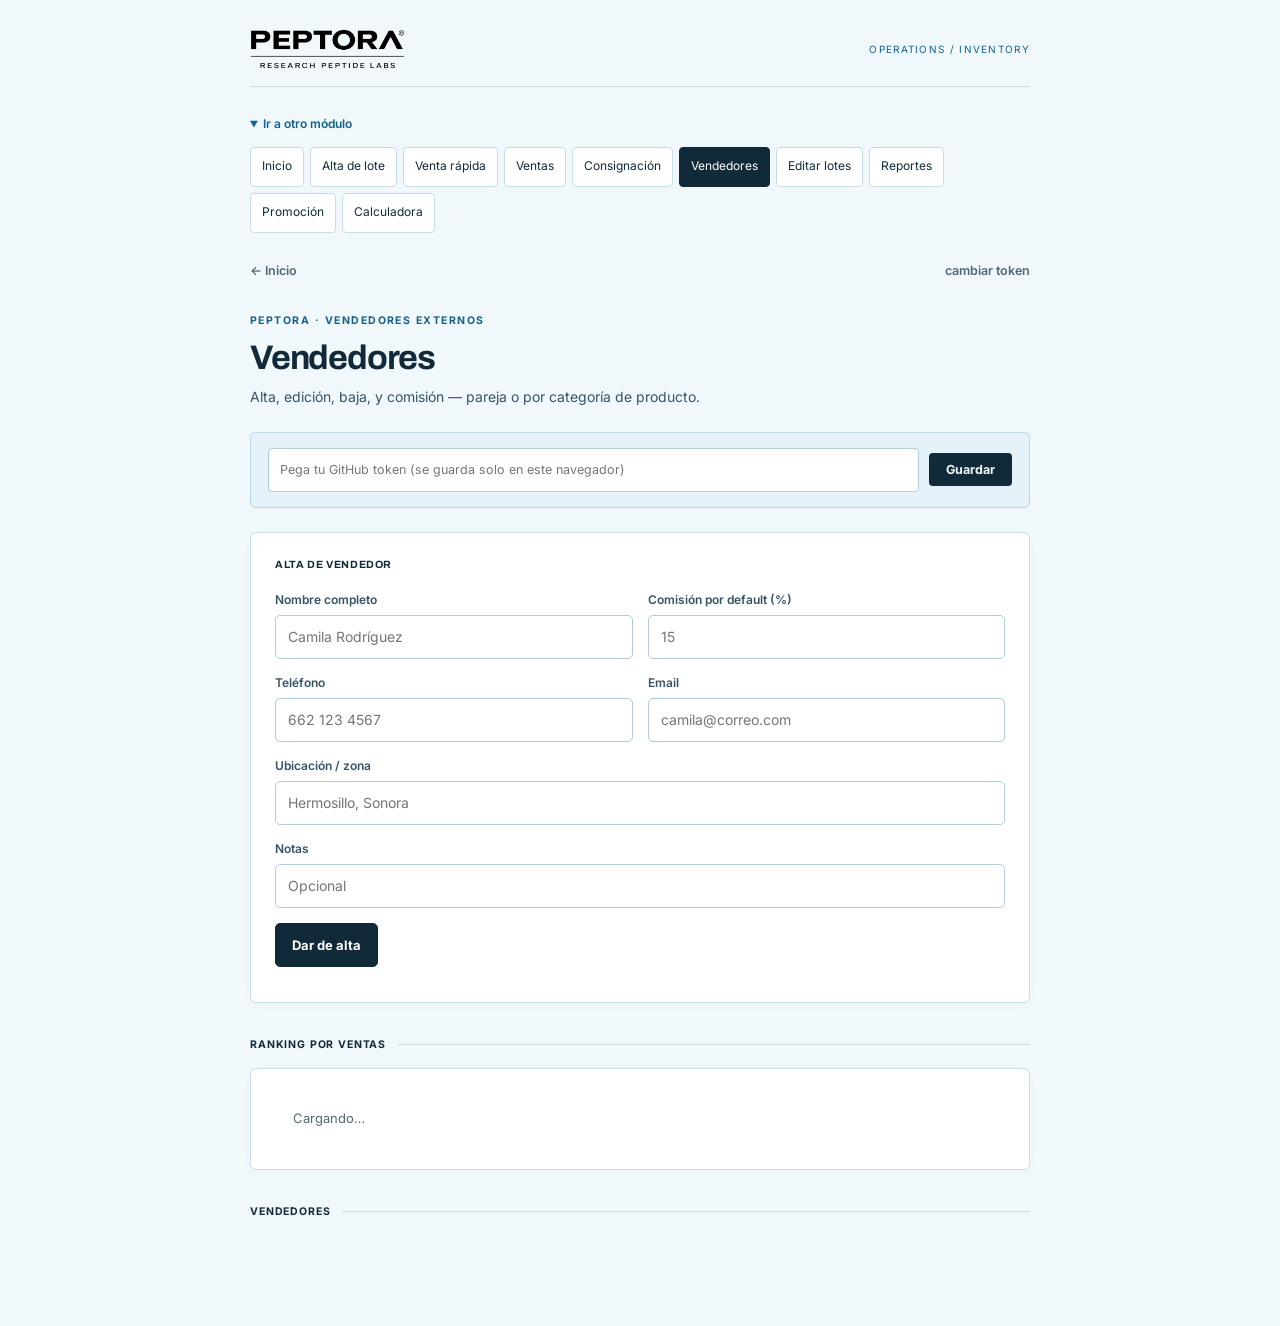
<file: vendedores/index.html>
<!DOCTYPE html>
<html lang="es">
<head>
<meta charset="UTF-8">
<meta name="viewport" content="width=device-width, initial-scale=1.0">
<title>Peptora — Vendedores</title>
<link rel="preconnect" href="https://fonts.googleapis.com">
<link href="https://fonts.googleapis.com/css2?family=Archivo+Black&family=Archivo:wght@400;500;600;700;800&family=Inter:wght@400;500;600;700&display=swap" rel="stylesheet">
<link rel="stylesheet" href="../css/theme.css?v=20260930">
<link rel="icon" type="image/png" sizes="32x32" href="../assets/icons/icon-32.png">
<link rel="apple-touch-icon" sizes="180x180" href="../assets/icons/icon-180.png">
<link rel="manifest" href="../site.webmanifest">
<meta name="theme-color" content="#102a3a">
<style>
  .vend-card{background:var(--surface);border:1px solid var(--line-strong);border-radius:6px;padding:18px 20px;margin-bottom:12px;}
  .vend-top{display:flex;justify-content:space-between;align-items:flex-start;gap:12px;flex-wrap:wrap;}
  .vend-name{font-size:15px;font-weight:800;color:var(--ink);}
  .vend-meta{font-size:11.5px;color:var(--ink-soft);margin-top:3px;}
  .vend-stats{display:flex;gap:22px;margin-top:14px;flex-wrap:wrap;}
  .vend-stat .l{font-size:10px;text-transform:uppercase;letter-spacing:.05em;color:var(--muted);font-weight:700;}
  .vend-stat .v{font-size:16px;font-weight:800;color:var(--ink);}
  .vend-actions{display:flex;gap:14px;margin-top:12px;flex-wrap:wrap;}
  .toggle-badge{cursor:pointer;border:none;background:none;padding:0;}
  .link-box{display:flex;gap:8px;align-items:center;background:var(--paper);border:1px solid var(--line-strong);border-radius:4px;padding:8px 10px;margin-top:10px;}
  .link-box input{border:none;background:none;font-size:11.5px;padding:0;color:var(--ink);}
  .copy-btn{background:var(--gold-soft);color:var(--gold);border:none;border-radius:4px;padding:6px 10px;font-size:11px;font-weight:700;cursor:pointer;flex-shrink:0;}
  .edit-panel{border-top:1px dashed var(--line-strong);margin-top:14px;padding-top:14px;display:none;}
  .edit-panel.show{display:block;}
  .cat-row{display:grid;grid-template-columns:1.5fr 1fr auto;gap:8px;align-items:center;margin-bottom:8px;}
  .cat-row select, .cat-row input{margin:0;}
  .rm-cat{background:none;border:none;color:var(--critical);font-size:16px;cursor:pointer;padding:0 6px;}
</style>
</head>
<body>
<div class="form-wrap" style="max-width:820px;">
  <a href="../" class="back">← Inicio</a>
  <a href="#" onclick="localStorage.removeItem('peptora_token'); location.reload(); return false;" class="back" style="float:right;">cambiar token</a>
  <header>
    <div class="eyebrow">Peptora · vendedores externos</div>
    <h1>Vendedores</h1>
    <p>Alta, edición, baja, y comisión — pareja o por categoría de producto.</p>
  </header>

  <div class="token-bar" id="tokenBar">
    <input type="password" id="tokenInput" placeholder="Pega tu GitHub token (se guarda solo en este navegador)">
    <button onclick="guardarToken()">Guardar</button>
  </div>

  <div class="card">
    <h2>Alta de vendedor</h2>
    <div class="row">
      <div class="field"><label>Nombre completo</label><input id="nombre" placeholder="Camila Rodríguez"></div>
      <div class="field"><label>Comisión por default (%)</label><input id="comisionPct" type="number" step="0.1" placeholder="15"></div>
    </div>
    <div class="row">
      <div class="field"><label>Teléfono</label><input id="telefono" placeholder="662 123 4567"></div>
      <div class="field"><label>Email</label><input id="email" placeholder="camila@correo.com"></div>
    </div>
    <div class="row">
      <div class="field full"><label>Ubicación / zona</label><input id="ubicacion" placeholder="Hermosillo, Sonora"></div>
    </div>
    <div class="row">
      <div class="field full"><label>Notas</label><input id="notas" placeholder="Opcional"></div>
    </div>
    <button class="btn" id="submitBtn" onclick="guardarVendedor()">Dar de alta</button>
    <span class="status" id="statusMsg"></span>
  </div>

  <div class="section-label"><div class="t">Ranking por ventas</div><div class="rule"></div></div>
  <div class="panel" id="rankingPanel" style="margin-bottom:10px;"><div class="empty">Cargando…</div></div>

  <div class="section-label"><div class="t">Vendedores</div><div class="rule"></div></div>
  <div id="listaVendedores"></div>
</div>

<script src="../js/datos.js?v=20260930"></script>
<script>
const REPO = 'peptoramx/Peptora';
const API = `https://api.github.com/repos/${REPO}/contents`;
let vendedores = [], ventas = [], lotes = [], productos = [], pagos = [];
let shaCache = {};
let editandoId = null;
let categoriasEdicion = []; // [{categoria, pct}] mientras se edita un vendedor

function getToken(){ return localStorage.getItem('peptora_token'); }
function guardarToken(){
  const t = document.getElementById('tokenInput').value.trim();
  if(!t) return;
  localStorage.setItem('peptora_token', t);
  document.getElementById('tokenBar').classList.remove('show');
  init();
}
function ensureToken(){
  if(!getToken()){ document.getElementById('tokenBar').classList.add('show'); return false; }
  return true;
}
async function ghGetRaw(path){
  const res = await fetch(`${API}/${path}`, { headers:{ 'Authorization':`Bearer ${getToken()}`, 'Accept':'application/vnd.github+json' } });
  if(!res.ok) throw new Error(`GET ${path} -> ${res.status}`);
  const json = await res.json();
  shaCache[path] = json.sha;
  const datos=JSON.parse(decodeURIComponent(escape(atob(json.content))) || '[]');
  return path==='data/lotes.json' ? datos.map(normalizarLote) : datos;
}
async function ghPut(path, dataArr, msg){
  const content = btoa(unescape(encodeURIComponent(JSON.stringify(dataArr, null, 2))));
  const body = { message: msg, content, branch:'main' };
  if(shaCache[path]) body.sha = shaCache[path];
  const res = await fetch(`${API}/${path}`, {
    method:'PUT',
    headers:{ 'Authorization':`Bearer ${getToken()}`, 'Accept':'application/vnd.github+json', 'Content-Type':'application/json' },
    body: JSON.stringify(body)
  });
  if(!res.ok) throw new Error(`PUT ${path} -> ${res.status}: ${await res.text()}`);
  const json = await res.json();
  shaCache[path] = json.content.sha;
}
function setStatus(msg, isErr){
  const el = document.getElementById('statusMsg');
  el.textContent = msg; el.className = 'status ' + (isErr?'err':'ok');
}
function slugify(s){
  return s.toLowerCase().normalize('NFD').replace(/[\u0300-\u036f]/g,'').replace(/[^a-z0-9]+/g,'-').replace(/(^-|-$)/g,'');
}

async function init(){
  if(!ensureToken()) return;
  try{
    [vendedores, ventas, lotes, productos] = await Promise.all([
      ghGetRaw('data/vendedores.json'),
      ghGetRaw('data/ventas.json'),
      ghGetRaw('data/lotes.json'),
      ghGetRaw('data/productos.json'),
    ]);
    try{ pagos = await ghGetRaw('data/pagos_comisiones.json'); }catch(e){ if(!e.message.endsWith('-> 404')) throw e; pagos = []; }
    ventas=normalizarVentas(ventas,lotes);
    renderRanking();
    renderLista();
  }catch(e){ setStatus('Error cargando datos: ' + e.message, true); }
}

function categoriasDisponibles(){
  return [...new Set(productos.map(p => p.categoria).filter(Boolean))].sort();
}

function renderRanking(){
  const el = document.getElementById('rankingPanel');
  if(!vendedores.length){ el.innerHTML = '<div class="empty">Sin vendedores todavía.</div>'; return; }
  const filas = vendedores.map(v => ({ nombre: v.nombre, ...comisionVendedor(ventas, v, pagos, lotes, productos) }))
    .sort((a,b) => b.totalVendido - a.totalVendido);
  const max = filas.length ? Math.max(...filas.map(f=>f.totalVendido), 1) : 1;
  el.innerHTML = filas.map((f,i) => `
    <div class="bar-row">
      <div class="rank">0${i+1}</div>
      <div class="name">${f.nombre}</div>
      <div class="bar-track"><div class="bar-fill" style="width:${Math.max(4,f.totalVendido/max*100)}%;"></div></div>
      <div class="amt">${formatMoneda(f.totalVendido)}</div>
    </div>`).join('');
}

function renderLista(){
  const el = document.getElementById('listaVendedores');
  if(!vendedores.length){ el.innerHTML = '<div class="empty">Sin vendedores todavía.</div>'; return; }
  const origin = location.origin + location.pathname.replace('vendedores/', '');
  el.innerHTML = vendedores.map(v => {
    const stats = comisionVendedor(ventas, v, pagos, lotes, productos);
    const link = `${origin}venta-vendedor/?v=${v.id}`;
    const qr = `https://api.qrserver.com/v1/create-qr-code/?size=110x110&data=${encodeURIComponent(link)}`;
    const overrides = v.comisiones_categoria || {};
    const overridesTxt = Object.keys(overrides).length
      ? Object.entries(overrides).map(([c,p]) => `${c}: ${p}%`).join(' · ')
      : 'sin excepciones — todo al default';
    return `
    <div class="vend-card">
      <div class="vend-top">
        <div>
          <div class="vend-name">${v.nombre}</div>
          <div class="vend-meta">${v.ubicacion||'—'} · ${v.telefono||'sin tel'} · ${v.email||'sin email'}</div>
        </div>
        <button class="badge ${v.activo?'teal':'brick'} toggle-badge" onclick="toggleActivo('${v.id}')">${v.activo?'Activo':'Inactivo — dado de baja'}</button>
      </div>
      <div class="vend-stats">
        <div class="vend-stat"><div class="l">Comisión default</div><div class="v">${v.comision_pct}%</div></div>
        <div class="vend-stat"><div class="l">Ventas</div><div class="v">${stats.numVentas}</div></div>
        <div class="vend-stat"><div class="l">Total vendido</div><div class="v">${formatMoneda(stats.totalVendido)}</div></div>
        <div class="vend-stat"><div class="l">Comisión acumulada</div><div class="v" style="color:var(--gold);">${formatMoneda(stats.comision)}</div></div>
        <div class="vend-stat"><div class="l">Pagado</div><div class="v">${formatMoneda(stats.pagado)}</div></div>
        <div class="vend-stat"><div class="l">Pendiente</div><div class="v" style="color:${stats.pendiente>0?'var(--critical)':'var(--positive)'};">${formatMoneda(stats.pendiente)}</div></div>
      </div>
      <div class="hint" style="margin-top:8px;">Comisión por categoría: ${overridesTxt}</div>
      ${v.notas ? `<div class="hint" style="margin-top:4px;">${v.notas}</div>` : ''}
      <div style="display:flex;gap:16px;align-items:flex-start;margin-top:12px;flex-wrap:wrap;">
        <img src="${qr}" width="90" height="90" style="border-radius:4px;border:1px solid var(--line-strong);" alt="QR">
        <div style="flex:1;min-width:220px;">
          <div class="link-box">
            <input readonly value="${link}" onclick="this.select()">
            <button class="copy-btn" onclick="copiarLink('${link}', this)">Copiar link</button>
          </div>
          <div class="vend-actions">
            <button class="link-btn" onclick="registrarPago('${v.id}', ${stats.pendiente.toFixed(2)})">+ Registrar pago</button>
            <button class="link-btn" onclick="toggleEditar('${v.id}')">${editandoId===v.id?'Cerrar edición':'Editar datos'}</button>
          </div>
        </div>
      </div>
      <div class="edit-panel ${editandoId===v.id?'show':''}" id="edit_${v.id}">
        ${editandoId===v.id ? renderFormEdicion(v) : ''}
      </div>
    </div>`;
  }).join('');
}

function renderFormEdicion(v){
  categoriasEdicion = Object.entries(v.comisiones_categoria || {}).map(([categoria, pct]) => ({categoria, pct}));
  return `
    <div class="row">
      <div class="field"><label>Nombre</label><input id="e_nombre" value="${v.nombre}"></div>
      <div class="field"><label>Comisión default (%)</label><input id="e_comision" type="number" step="0.1" value="${v.comision_pct}"></div>
    </div>
    <div class="row">
      <div class="field"><label>Teléfono</label><input id="e_telefono" value="${v.telefono||''}"></div>
      <div class="field"><label>Email</label><input id="e_email" value="${v.email||''}"></div>
    </div>
    <div class="row">
      <div class="field full"><label>Ubicación / zona</label><input id="e_ubicacion" value="${v.ubicacion||''}"></div>
    </div>
    <div class="row">
      <div class="field full"><label>Notas</label><input id="e_notas" value="${v.notas||''}"></div>
    </div>
    <label style="display:block;margin-bottom:8px;">Comisión distinta por categoría (opcional — lo que no se liste usa el default de arriba)</label>
    <div id="catList_${v.id}">${categoriasEdicion.map((c,i)=>filaCategoriaHtml(v.id,i,c)).join('')}</div>
    <button class="link-btn" onclick="agregarFilaCategoria('${v.id}')">+ Agregar categoría</button>
    <div style="margin-top:16px;">
      <button class="btn" onclick="guardarEdicion('${v.id}')">Guardar cambios</button>
      <span class="status" id="editStatus_${v.id}"></span>
    </div>`;
}

function filaCategoriaHtml(vendedorId, i, c){
  const opciones = categoriasDisponibles().map(cat => `<option value="${cat}" ${cat===c.categoria?'selected':''}>${cat}</option>`).join('');
  return `
    <div class="cat-row" data-idx="${i}">
      <select onchange="categoriasEdicion[${i}].categoria=this.value">${opciones}</select>
      <input type="number" step="0.1" value="${c.pct}" placeholder="%" oninput="categoriasEdicion[${i}].pct=parseFloat(this.value)||0">
      <button class="rm-cat" onclick="quitarFilaCategoria('${vendedorId}', ${i})">✕</button>
    </div>`;
}

function agregarFilaCategoria(vendedorId){
  const cats = categoriasDisponibles();
  if(!cats.length) return;
  categoriasEdicion.push({ categoria: cats[0], pct: 0 });
  document.getElementById('catList_'+vendedorId).innerHTML = categoriasEdicion.map((c,i)=>filaCategoriaHtml(vendedorId,i,c)).join('');
}
function quitarFilaCategoria(vendedorId, i){
  categoriasEdicion.splice(i,1);
  document.getElementById('catList_'+vendedorId).innerHTML = categoriasEdicion.map((c,ix)=>filaCategoriaHtml(vendedorId,ix,c)).join('');
}

function toggleEditar(id){
  editandoId = editandoId === id ? null : id;
  renderLista();
}

async function guardarEdicion(id){
  const v = vendedores.find(x => x.id === id);
  const statusEl = document.getElementById('editStatus_'+id);
  const nombreNuevo = document.getElementById('e_nombre').value.trim();
  if(!nombreNuevo){ statusEl.textContent = 'Falta el nombre'; statusEl.className='status err'; return; }

  const comisiones_categoria = {};
  categoriasEdicion.forEach(c => { if(c.categoria) comisiones_categoria[c.categoria] = c.pct; });

  Object.assign(v, {
    nombre: nombreNuevo,
    comision_pct: parseFloat(document.getElementById('e_comision').value) || 0,
    telefono: document.getElementById('e_telefono').value.trim(),
    email: document.getElementById('e_email').value.trim(),
    ubicacion: document.getElementById('e_ubicacion').value.trim(),
    notas: document.getElementById('e_notas').value.trim(),
    comisiones_categoria,
  });

  try{
    await ghPut('data/vendedores.json', vendedores, `Editar vendedor: ${v.nombre}`);
    editandoId = null;
    renderRanking();
    renderLista();
  }catch(e){ statusEl.textContent = 'Error: ' + e.message; statusEl.className='status err'; }
}

async function registrarPago(vendedorId, pendienteSugerido){
  const monto = parseFloat(prompt(`Monto a registrar como pagado (pendiente: ${formatMoneda(pendienteSugerido)}):`, pendienteSugerido));
  if(!monto || monto <= 0) return;
  pagos.push({ id:'pago_'+Date.now(), vendedor_id:vendedorId, fecha:new Date().toISOString().slice(0,10), monto });
  try{
    await ghPut('data/pagos_comisiones.json', pagos, `Pago de comisión registrado`);
    renderRanking();
    renderLista();
  }catch(e){ setStatus('Error: ' + e.message, true); }
}

function copiarLink(link, btn){
  navigator.clipboard.writeText(link).then(()=>{
    const orig = btn.textContent; btn.textContent = '✓ Copiado';
    setTimeout(()=>btn.textContent = orig, 1500);
  });
}

async function toggleActivo(id){
  const v = vendedores.find(x => x.id === id);
  v.activo = !v.activo;
  try{
    await ghPut('data/vendedores.json', vendedores, `${v.activo?'Reactivar':'Dar de baja'} vendedor: ${v.nombre}`);
    renderLista();
  }catch(e){ setStatus('Error: ' + e.message, true); }
}

async function guardarVendedor(){
  if(!ensureToken()) return;
  const nombre = document.getElementById('nombre').value.trim();
  if(!nombre){ setStatus('Falta el nombre', true); return; }
  const existente = vendedores.find(v => v.nombre.trim().toLowerCase() === nombre.toLowerCase());
  if(existente){ setStatus('Ya existe un vendedor con ese nombre: ' + existente.nombre, true); return; }

  const btn = document.getElementById('submitBtn');
  btn.disabled = true; setStatus('Guardando…', false);
  try{
    const nuevo = {
      id: 'vend_' + slugify(nombre),
      nombre,
      telefono: document.getElementById('telefono').value.trim(),
      email: document.getElementById('email').value.trim(),
      ubicacion: document.getElementById('ubicacion').value.trim(),
      comision_pct: parseFloat(document.getElementById('comisionPct').value) || 0,
      comisiones_categoria: {},
      activo: true,
      fecha_alta: new Date().toISOString().slice(0,10),
      notas: document.getElementById('notas').value.trim(),
    };
    vendedores.push(nuevo);
    await ghPut('data/vendedores.json', vendedores, `Alta vendedor: ${nombre}`);
    setStatus('✓ Vendedor dado de alta — copia su link de venta abajo', false);
    document.querySelectorAll('.card input').forEach(i => i.value = '');
    renderRanking();
    renderLista();
  }catch(e){ setStatus('Error: ' + e.message, true); }
  finally{ btn.disabled = false; }
}

if(ensureToken()) init();
</script>
<script src="../js/ui.js?v=20260930"></script>
</body>
</html>
</file>
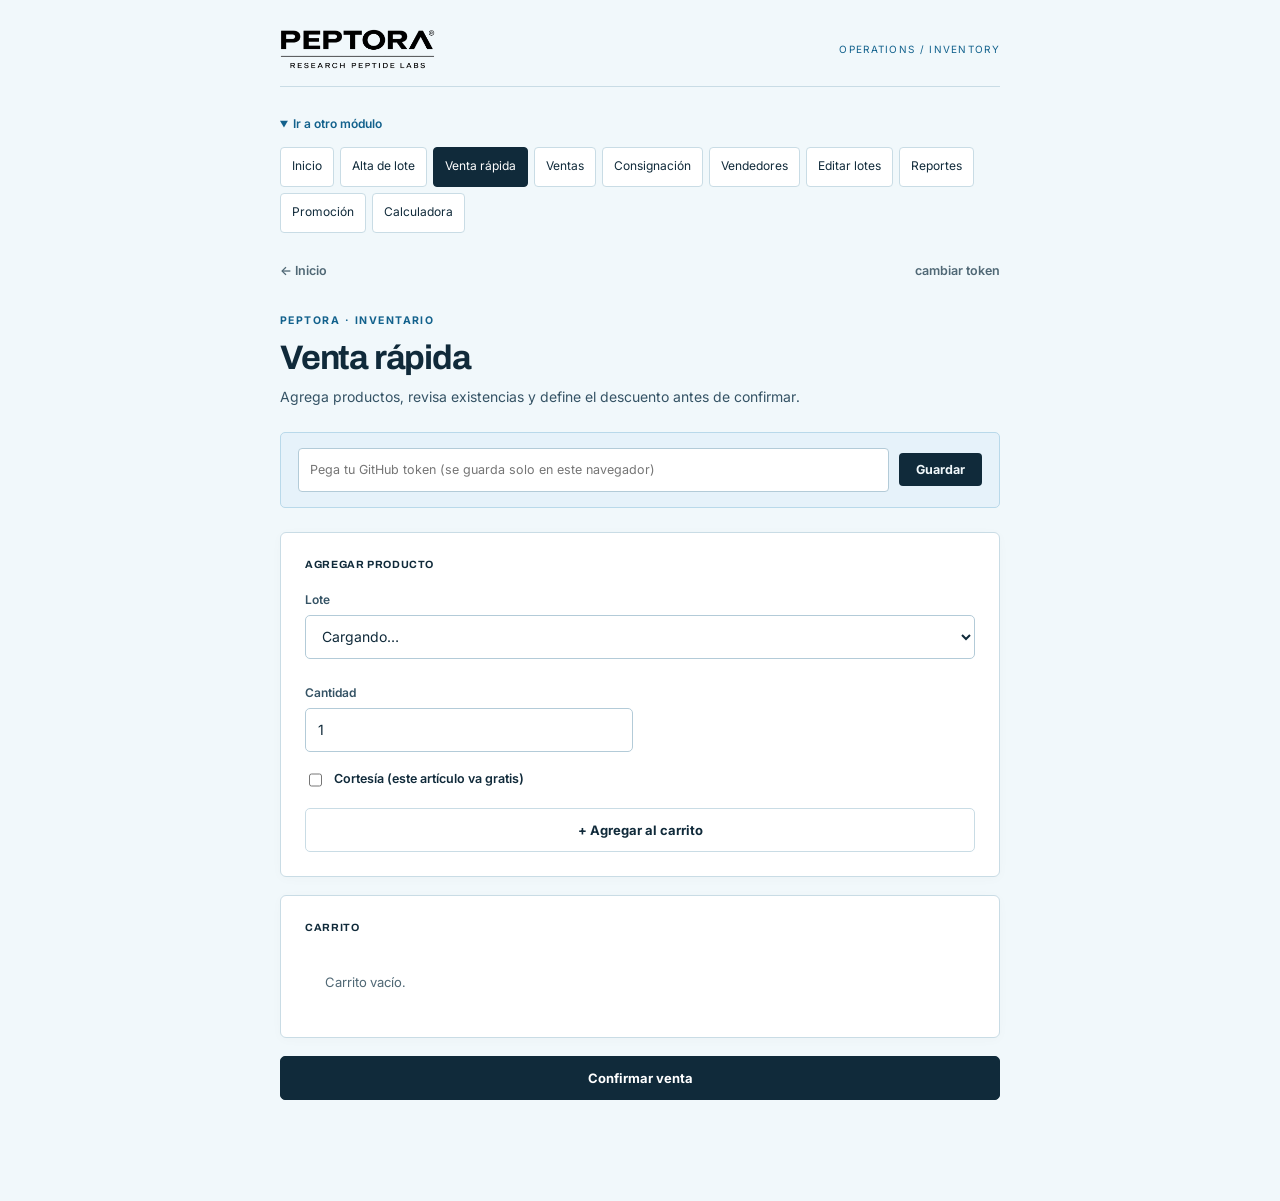
<file: venta-rapida/index.html>
<!DOCTYPE html>
<html lang="es">
<head>
<meta charset="UTF-8">
<meta name="viewport" content="width=device-width, initial-scale=1.0">
<title>Peptora — Venta rápida</title>
<link rel="preconnect" href="https://fonts.googleapis.com">
<link href="https://fonts.googleapis.com/css2?family=Archivo+Black&family=Archivo:wght@400;500;600;700;800&family=Inter:wght@400;500;600;700&display=swap" rel="stylesheet">
<link rel="stylesheet" href="../css/theme.css?v=20260930">
<link rel="icon" type="image/png" sizes="32x32" href="../assets/icons/icon-32.png">
<link rel="apple-touch-icon" sizes="180x180" href="../assets/icons/icon-180.png">
<link rel="manifest" href="../site.webmanifest">
<meta name="theme-color" content="#102a3a">
<style>
  .cart-item{display:grid;grid-template-columns:2fr 1fr 1fr auto;gap:10px;align-items:center;padding:10px 0;border-bottom:1px solid var(--line);font-size:12.5px;}
  .cart-item:last-child{border-bottom:none;}
  .cart-item .n{font-weight:600;}
  .cart-item .meta{font-size:10.5px;color:var(--muted);font-family:'Archivo',Arial,sans-serif;}
  .cart-item .rm{background:none;border:none;color:var(--brick);cursor:pointer;font-size:16px;padding:0 4px;}
  .promo-banner{background:var(--teal-tint);color:var(--teal-deep);border-radius:var(--radius-sm);padding:10px 14px;font-size:12.5px;font-weight:600;margin-bottom:12px;display:none;}
  .promo-banner.show{display:block;}
</style>
</head>
<body>
<div class="form-wrap">
  <a href="../" class="back">← Inicio</a>
  <a href="#" onclick="localStorage.removeItem('peptora_token'); location.reload(); return false;" class="back" style="float:right;">cambiar token</a>
  <header>
    <div class="eyebrow">PEPTORA · inventario</div>
    <h1>Venta rápida</h1>
    <p>Agrega productos, revisa existencias y define el descuento antes de confirmar.</p>
  </header>

  <div class="token-bar" id="tokenBar">
    <input type="password" id="tokenInput" placeholder="Pega tu GitHub token (se guarda solo en este navegador)">
    <button onclick="guardarToken()">Guardar</button>
  </div>

  <div class="card">
    <h2>Agregar producto</h2>
    <div class="field" style="margin-bottom:14px;">
      <label>Lote</label>
      <select id="loteSelect"><option value="">Cargando…</option></select>
      <div class="stock-info" id="stockInfo"></div>
    </div>
    <div class="row">
      <div class="field"><label>Cantidad</label><input id="cantidad" type="number" min="1" value="1"></div>
    </div>
    <div class="check-row"><input type="checkbox" id="cortesiaChk"><label for="cortesiaChk">Cortesía (este artículo va gratis)</label></div>
    <button class="btn ghost" style="width:100%;" onclick="agregarAlCarrito()">+ Agregar al carrito</button>
  </div>

  <div class="card">
    <h2>Carrito</h2>
    <div id="carritoLista"><div class="empty">Carrito vacío.</div></div>
    <div class="field" id="descuentoVentaField" style="display:none;margin-top:10px;">
      <label>Descuento a esta venta (%) — tú decides, 0 = sin descuento</label>
      <input id="descuentoVenta" type="number" step="0.1" min="0" max="100" value="0" oninput="renderCarrito()">
    </div>
    <div id="promoBanner" class="promo-banner"></div>
    <div class="resumen" id="resumenCarrito" style="display:none;"></div>
  </div>

  <button class="btn" id="submitBtn" onclick="confirmarVenta()" style="width:100%;">Confirmar venta</button>
  <span class="status" id="statusMsg"></span>
</div>

<script src="../js/datos.js?v=20260930"></script>
<script src="../js/transacciones.js?v=20261017-release2"></script>
<script>
const REPO = 'peptoramx/Peptora';
const API = `https://api.github.com/repos/${REPO}/contents`;
window.RUTA_DATOS_BASE = '../';

let lotes = [];
let shaCache = {};
let tipoVenta = 'vial';
let carrito = []; // { lote_id, producto_id, producto_nombre, lote_codigo, tipo, cantidad, precioUnit, subtotal }

function getToken(){ return localStorage.getItem('peptora_token'); }
function guardarToken(){
  const t = document.getElementById('tokenInput').value.trim();
  if(!t) return;
  localStorage.setItem('peptora_token', t);
  document.getElementById('tokenBar').classList.remove('show');
  init();
}
function ensureToken(){
  if(!getToken()){ document.getElementById('tokenBar').classList.add('show'); return false; }
  return true;
}
async function ghGetRaw(path){
  const res = await fetch(`${API}/${path}`, { headers:{ 'Authorization':`Bearer ${getToken()}`, 'Accept':'application/vnd.github+json' } });
  if(!res.ok) throw new Error(`GET ${path} -> ${res.status}`);
  const json = await res.json();
  shaCache[path] = json.sha;
  const datos=JSON.parse(decodeURIComponent(escape(atob(json.content))) || '[]');
  return path==='data/lotes.json' ? datos.map(normalizarLote) : datos;
}
async function ghPut(path, dataArr, msg){
  const content = btoa(unescape(encodeURIComponent(JSON.stringify(dataArr, null, 2))));
  const body = { message: msg, content, branch:'main' };
  if(shaCache[path]) body.sha = shaCache[path];
  const res = await fetch(`${API}/${path}`, {
    method:'PUT',
    headers:{ 'Authorization':`Bearer ${getToken()}`, 'Accept':'application/vnd.github+json', 'Content-Type':'application/json' },
    body: JSON.stringify(body)
  });
  if(!res.ok) throw new Error(`PUT ${path} -> ${res.status}: ${await res.text()}`);
  const json = await res.json();
  shaCache[path] = json.content.sha;
}

async function init(){
  if(!ensureToken()) return;
  try{
    lotes = await ghGetRaw('data/lotes.json');
    renderLoteSelect();
  }catch(e){ setStatus('Error cargando datos: ' + e.message, true); }
}
function renderLoteSelect(){
  const sel = document.getElementById('loteSelect');
  const disponibles = lotes.filter(l => stockEnViales(l) > 0);
  sel.innerHTML = '<option value="">— seleccionar —</option>' +
    disponibles.map(l => `<option value="${l.id}">${l.producto_nombre}${l.concentracion_mg?' '+l.concentracion_mg+'mg':''} · ${stockEnViales(l)} unidades · ${formatMoneda(l.precio_venta_vial)}/unidad${diasHasta(l.fecha_caducidad)<0?' · VENCIDO':''}</option>`).join('');
  onLoteChange();
}
function loteActual(){ return lotes.find(l => l.id === document.getElementById('loteSelect').value); }
function onLoteChange(){
  const l = loteActual();
  const info = document.getElementById('stockInfo');
  if(!l){ info.textContent=''; return; }
  info.textContent = `Disponible: ${stockEnViales(l)} unidades`;
  info.className = 'stock-info' + (stockEnViales(l) < 5 ? ' warn' : '');
}
document.addEventListener('change', (e) => { if(e.target.id === 'loteSelect') onLoteChange(); });

function agregarAlCarrito(){
  const l = loteActual();
  if(!l){ setStatus('Selecciona un lote', true); return; }
  const cantidad = Number(document.getElementById('cantidad').value);
  if(!Number.isSafeInteger(cantidad) || cantidad <= 0){ setStatus('Cantidad inválida', true); return; }
  try{
    const prueba = lotes.map(lote => ({...lote}));
    for(const item of [...carrito, {lote_id:l.id,tipo:tipoVenta,cantidad}]){
      const lote = prueba.find(x=>x.id===item.lote_id);
      venderVial(lote,item.cantidad);
    }
  }catch(e){ setStatus(e.message,true); return; }
  const precioLista = l.precio_venta_vial;
  const esCortesia = document.getElementById('cortesiaChk').checked;
  const precioUnit = esCortesia ? 0 : precioLista;
  carrito.push({
    lote_id: l.id, producto_id: l.producto_id, producto_nombre: l.producto_nombre, lote_codigo: l.lote,
    tipo: tipoVenta, cantidad, precioUnit, precioLista, esCortesia, imagen_url: l.imagen_url || '',
    subtotal: precioUnit*cantidad, subtotalLista: precioLista*cantidad
  });
  document.getElementById('cantidad').value = 1;
  document.getElementById('cortesiaChk').checked = false;
  setStatus('', false);
  renderCarrito();
}
function quitarDelCarrito(idx){ carrito.splice(idx,1); renderCarrito(); }

function renderCarrito(){
  const el = document.getElementById('carritoLista');
  const resumenEl = document.getElementById('resumenCarrito');
  const banner = document.getElementById('promoBanner');
  const descField = document.getElementById('descuentoVentaField');
  if(!carrito.length){
    el.innerHTML = '<div class="empty">Carrito vacío.</div>';
    resumenEl.style.display = 'none';
    descField.style.display = 'none';
    banner.classList.remove('show');
    return;
  }
  descField.style.display = 'flex';
  const descuentoPct = parseFloat(document.getElementById('descuentoVenta').value) || 0;
  const promo = calcularPromocion(carrito.map(c=>({producto_id:c.producto_id, subtotal:c.subtotal})), descuentoPct);

  el.innerHTML = carrito.map((c,i) => `
    <div class="cart-item">
      <div style="display:flex;align-items:center;gap:9px;">
        ${c.imagen_url ? `<img src="../${c.imagen_url}" style="width:30px;height:30px;object-fit:cover;border-radius:2px;border:1px solid var(--line-strong);flex-shrink:0;">` : ''}
        <div><div class="n">${c.producto_nombre}${c.esCortesia?' <span class="badge amber" style="font-size:9px;">CORTESÍA</span>':''}</div><div class="meta">${c.lote_codigo||'s/lote'} · por unidad</div></div>
      </div>
      <div class="cell-mono">${c.cantidad} × ${formatMoneda(c.precioUnit)}</div>
      <div class="cell-mono strong">${formatMoneda(promo.items[i].total_linea)}</div>
      <button class="rm" onclick="quitarDelCarrito(${i})">✕</button>
    </div>`).join('');

  if(promo.aplica){
    banner.classList.add('show');
    banner.textContent = `Descuento de ${descuentoPct}% aplicado a la venta (${formatMoneda(promo.descuentoTotal)}), prorrateado entre los artículos.`;
  } else {
    banner.classList.remove('show');
  }

  resumenEl.style.display = 'block';
  resumenEl.innerHTML = `
    <div class="row"><span>Subtotal</span><span>${formatMoneda(promo.subtotalTotal)}</span></div>
    ${promo.aplica ? `<div class="row"><span>Descuento (${descuentoPct}%)</span><span>-${formatMoneda(promo.descuentoTotal)}</span></div>` : ''}
    <div class="row total"><span>Total</span><span>${formatMoneda(promo.subtotalTotal - promo.descuentoTotal)}</span></div>`;
}

function setStatus(msg, isErr){
  const el = document.getElementById('statusMsg');
  el.textContent = msg; el.className = 'status ' + (isErr?'err':'ok');
}

async function confirmarVenta(){
  if(!ensureToken()) return;
  if(!carrito.length){ setStatus('El carrito está vacío', true); return; }
  const btn = document.getElementById('submitBtn');
  btn.disabled = true; setStatus('Registrando…', false);

  try{
    const descuentoPct = parseFloat(document.getElementById('descuentoVenta').value) || 0;
    const promo = calcularPromocion(carrito.map(c=>({producto_id:c.producto_id, subtotal:c.subtotal})), descuentoPct);
    const grupoId = 'venta_grp_' + Date.now();
    const nuevasVentas = [];
    const stockNuevo = lotes.map(l => ({...l}));

    for(let i=0;i<carrito.length;i++){
      const c = carrito[i];
      const l = stockNuevo.find(x => x.id === c.lote_id);
      venderVial(l, c.cantidad);
      const totalLinea = promo.items[i].total_linea;
      const descuentoPctReal = c.subtotalLista > 0 ? Math.round((c.subtotalLista - totalLinea)/c.subtotalLista*10000)/100 : 0;
      nuevasVentas.push({
        id: 'venta_' + Date.now() + '_' + i,
        lote_id: c.lote_id,
        producto_nombre: c.producto_nombre,
        fecha: new Date().toISOString(),
        tipo_venta: c.tipo,
        cantidad: c.cantidad,
        precio_vendido: totalLinea,
        precio_lista: c.subtotalLista,
        con_descuento: descuentoPctReal > 0.001,
        descuento_pct: descuentoPctReal,
        cortesia: c.esCortesia,
        grupo_id: grupoId,
      });
    }

    const ventas = normalizarVentas(await ghGetRaw('data/ventas.json'),lotes);
    ventas.push(...nuevasVentas);
    await ghGuardarAtomico({'data/lotes.json':stockNuevo,'data/ventas.json':ventas}, `Venta: ${carrito.length} productos`, getToken(), shaCache);
    lotes = stockNuevo;

    setStatus(`✓ Venta registrada — ${formatMoneda(promo.subtotalTotal - promo.descuentoTotal)}`, false);
    carrito = [];
    renderCarrito();
    renderLoteSelect();
  }catch(e){ setStatus('Error: ' + e.message, true); }
  finally{ btn.disabled = false; }
}

if(ensureToken()) init();
</script>
<script src="../js/ui.js?v=20260930"></script>
</body>
</html>
</file>
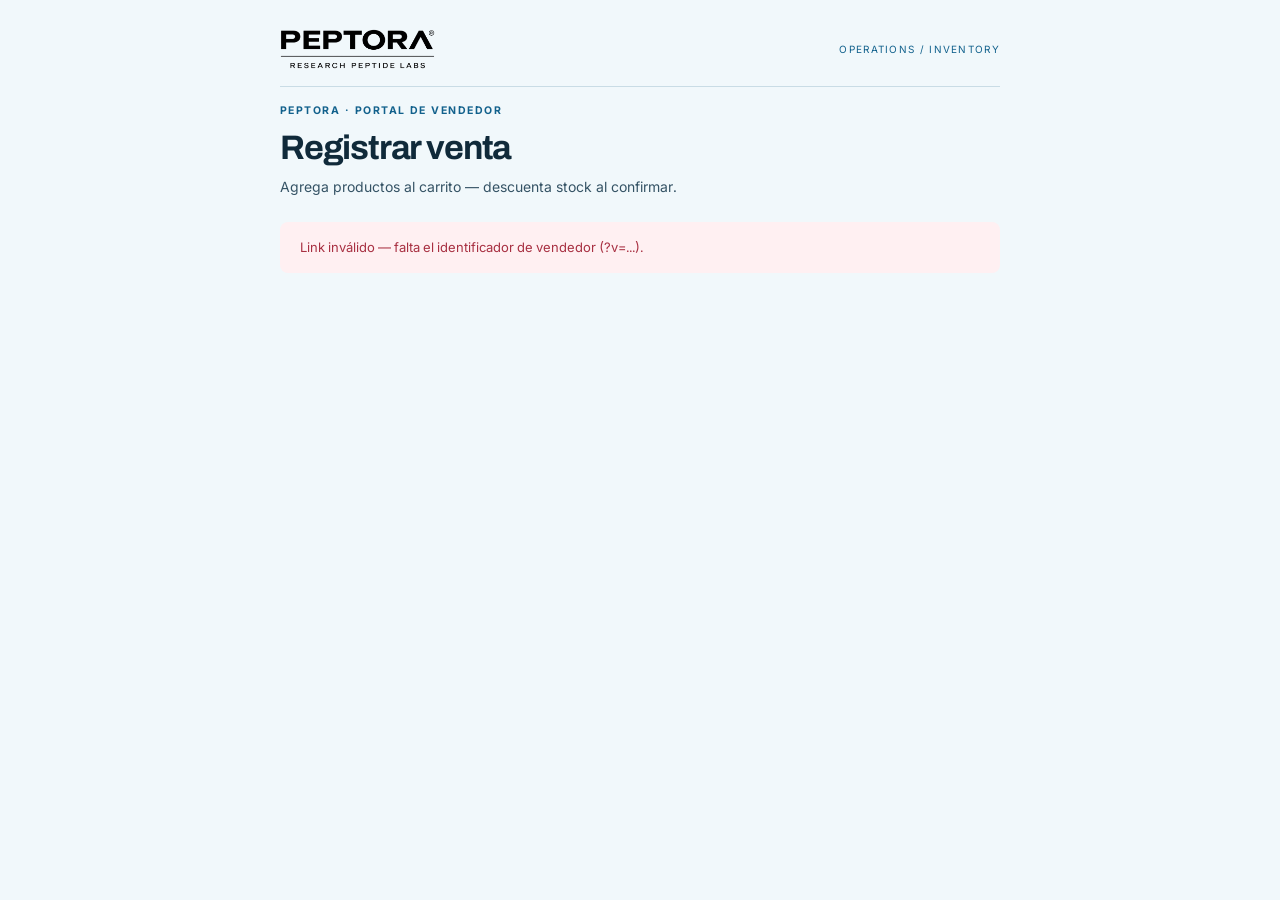
<file: venta-vendedor/index.html>
<!DOCTYPE html>
<html lang="es">
<head>
<meta charset="UTF-8">
<meta name="viewport" content="width=device-width, initial-scale=1.0">
<title>Peptora — Portal de venta</title>
<link rel="preconnect" href="https://fonts.googleapis.com">
<link href="https://fonts.googleapis.com/css2?family=Archivo+Black&family=Archivo:wght@400;500;600;700;800&family=Inter:wght@400;500;600;700&display=swap" rel="stylesheet">
<link rel="stylesheet" href="../css/theme.css?v=20260930">
<link rel="icon" type="image/png" sizes="32x32" href="../assets/icons/icon-32.png">
<link rel="apple-touch-icon" sizes="180x180" href="../assets/icons/icon-180.png">
<link rel="manifest" href="../site.webmanifest">
<meta name="theme-color" content="#102a3a">
<style>
  .vend-header{background:var(--surface);border:1px solid var(--line);border-radius:var(--radius);padding:16px 20px;margin-bottom:20px;box-shadow:var(--shadow-1);}
  .vend-header .n{font-size:16px;font-weight:700;}
  .vend-header .l{font-size:11px;color:var(--muted);font-family:'Archivo',Arial,sans-serif;margin-top:2px;}
  .blocked{background:var(--brick-tint);color:var(--brick);border-radius:var(--radius);padding:16px 20px;font-size:13px;}
  .cart-item{display:grid;grid-template-columns:2fr 1fr 1fr auto;gap:10px;align-items:center;padding:10px 0;border-bottom:1px solid var(--line);font-size:12.5px;}
  .cart-item:last-child{border-bottom:none;}
  .cart-item .n{font-weight:600;}
  .cart-item .meta{font-size:10.5px;color:var(--muted);font-family:'Archivo',Arial,sans-serif;}
  .cart-item .rm{background:none;border:none;color:var(--brick);cursor:pointer;font-size:16px;padding:0 4px;}
  .promo-banner{background:var(--teal-tint);color:var(--teal-deep);border-radius:var(--radius-sm);padding:10px 14px;font-size:12.5px;font-weight:600;margin-bottom:12px;display:none;}
  .promo-banner.show{display:block;}
</style>
</head>
<body>
<div class="form-wrap">
  <header>
    <div class="eyebrow">Peptora · portal de vendedor</div>
    <h1>Registrar venta</h1>
    <p>Agrega productos al carrito — descuenta stock al confirmar.</p>
  </header>

  <div id="vendHeader"></div>
  <div class="token-bar" id="tokenBar">
    <input type="password" id="tokenInput" placeholder="Pega tu token de acceso">
    <button onclick="guardarToken()">Guardar</button>
  </div>

  <div id="formArea"></div>
</div>

<script src="../js/datos.js?v=20260930"></script>
<script src="../js/transacciones.js?v=20261017-release2"></script>
<script>
const REPO = 'peptoramx/Peptora';
const API = `https://api.github.com/repos/${REPO}/contents`;
const params = new URLSearchParams(location.search);
const vendedorId = params.get('v');

let vendedor = null, lotes = [], consignaciones = [];
let shaCache = {}, carrito = [];

function tokenKey(){ return 'peptora_token_v_' + vendedorId; }
function getToken(){ return localStorage.getItem(tokenKey()); }
function guardarToken(){
  const t = document.getElementById('tokenInput').value.trim();
  if(!t) return;
  localStorage.setItem(tokenKey(), t);
  document.getElementById('tokenBar').classList.remove('show');
  init();
}
function ensureToken(){
  if(!getToken()){ document.getElementById('tokenBar').classList.add('show'); return false; }
  return true;
}
async function ghGetRaw(path){
  const res = await fetch(`${API}/${path}`, { headers:{ 'Authorization':`Bearer ${getToken()}`, 'Accept':'application/vnd.github+json' } });
  if(!res.ok) throw new Error(`GET ${path} -> ${res.status}`);
  const json = await res.json();
  shaCache[path] = json.sha;
  const datos=JSON.parse(decodeURIComponent(escape(atob(json.content))) || '[]');
  return path==='data/lotes.json' ? datos.map(normalizarLote) : datos;
}
async function ghPut(path, dataArr, msg){
  const content = btoa(unescape(encodeURIComponent(JSON.stringify(dataArr, null, 2))));
  const body = { message: msg, content, branch:'main' };
  if(shaCache[path]) body.sha = shaCache[path];
  const res = await fetch(`${API}/${path}`, {
    method:'PUT',
    headers:{ 'Authorization':`Bearer ${getToken()}`, 'Accept':'application/vnd.github+json', 'Content-Type':'application/json' },
    body: JSON.stringify(body)
  });
  if(!res.ok) throw new Error(`PUT ${path} -> ${res.status}: ${await res.text()}`);
  const json = await res.json();
  shaCache[path] = json.content.sha;
}

function bloquear(msg){
  document.getElementById('vendHeader').innerHTML = `<div class="blocked">${msg}</div>`;
  document.getElementById('formArea').innerHTML = '';
  document.getElementById('tokenBar').classList.remove('show');
}

async function init(){
  if(!vendedorId){ bloquear('Link inválido — falta el identificador de vendedor (?v=...).'); return; }
  if(!ensureToken()) return;
  try{
    const vendedores = await ghGetRaw('data/vendedores.json');
    vendedor = vendedores.find(v => v.id === vendedorId);
    if(!vendedor){ bloquear('Vendedor no encontrado.'); return; }
    if(!vendedor.activo){ bloquear(`${vendedor.nombre}: cuenta desactivada. Contacta al administrador.`); return; }
    document.getElementById('vendHeader').innerHTML = `<div class="vend-header"><div class="n">${vendedor.nombre}</div><div class="l">${vendedor.ubicacion||''}</div></div><a href="#" onclick="localStorage.removeItem(tokenKey()); location.reload(); return false;" style="font-size:11px;color:var(--gold);">cambiar mi token</a>`;
    lotes = await ghGetRaw('data/lotes.json');
    try{ consignaciones = await ghGetRaw('data/consignaciones.json'); }catch(e){ if(!e.message.endsWith('-> 404')) throw e; consignaciones = []; }
    consignaciones=normalizarConsignaciones(consignaciones,lotes);
    renderForm();
  }catch(e){ bloquear('Error de acceso — verifica tu token. (' + e.message + ')'); }
}

function misConsignaciones(){
  return consignaciones.filter(c => c.vendedor_id === vendedor.id && c.cantidad_pendiente > 0);
}

function renderForm(){
  const mias = misConsignaciones();
  if(!mias.length){
    document.getElementById('formArea').innerHTML = `<div class="blocked">No tienes productos en consignación asignados ahora mismo. Contacta al administrador para que te entregue inventario.</div>`;
    return;
  }
  document.getElementById('formArea').innerHTML = `
    <div class="card">
      <h2>Agregar producto</h2>
      <div class="field" style="margin-bottom:14px;">
        <label>Producto (de lo que tienes contigo)</label>
        <select id="loteSelect"><option value="">— seleccionar —</option></select>
        <div class="stock-info" id="stockInfo"></div>
      </div>
      <div class="field"><label>Cantidad</label><input id="cantidad" type="number" min="1" value="1"></div>
      <div class="check-row"><input type="checkbox" id="cortesiaChk"><label for="cortesiaChk">Cortesía (este artículo va gratis)</label></div>
      <button class="btn ghost" style="width:100%;" onclick="agregarAlCarrito()">+ Agregar al carrito</button>
    </div>
    <div class="card">
      <h2>Carrito</h2>
      <div id="carritoLista"><div class="empty">Carrito vacío.</div></div>
      <div class="field" id="descuentoVentaField" style="display:none;margin-top:10px;">
        <label>Descuento a esta venta (%) — 0 = sin descuento</label>
        <input id="descuentoVenta" type="number" step="0.1" min="0" max="100" value="0" oninput="renderCarrito()">
      </div>
      <div id="promoBanner" class="promo-banner"></div>
      <div class="resumen" id="resumenCarrito" style="display:none;"></div>
    </div>
    <button class="btn" id="submitBtn" onclick="confirmarVenta()" style="width:100%;">Confirmar venta</button>
    <span class="status" id="statusMsg"></span>`;

  const sel = document.getElementById('loteSelect');
  sel.innerHTML = '<option value="">— seleccionar —</option>' +
    mias.map(c => {
      const concMg = c.concentracion_mg || (lotes.find(l=>l.id===c.lote_id)||{}).concentracion_mg;
      return `<option value="${c.id}">${c.producto_nombre}${concMg?' '+concMg+'mg':''} — ${c.cantidad_pendiente} unidades contigo</option>`;
    }).join('');
  sel.addEventListener('change', onLoteChange);
}

function consigActual(){ return consignaciones.find(c => c.id === document.getElementById('loteSelect').value); }
function onLoteChange(){
  const c = consigActual();
  const info = document.getElementById('stockInfo');
  const cantidadInput = document.getElementById('cantidad');
  if(!c){ info.textContent=''; return; }
  info.textContent = `Tienes contigo: ${c.cantidad_pendiente} unidades`;
  info.className = 'stock-info' + (c.cantidad_pendiente < 3 ? ' warn' : '');
  cantidadInput.max = c.cantidad_pendiente;
}

function agregarAlCarrito(){
  const c = consigActual();
  if(!c){ setStatus('Selecciona un producto', true); return; }
  const cantidad = Number(document.getElementById('cantidad').value);
  if(!Number.isSafeInteger(cantidad) || cantidad <= 0){ setStatus('Cantidad inválida', true); return; }
  const yaEnCarrito = carrito.filter(x => x.consignacion_id === c.id).reduce((s,x)=>s+x.cantidad, 0);
  if(cantidad + yaEnCarrito > c.cantidad_pendiente){ setStatus(`Solo tienes ${c.cantidad_pendiente - yaEnCarrito} disponibles de eso`, true); return; }
  const l = lotes.find(x => x.id === c.lote_id) || {};
  const precioLista = l.precio_venta_vial||0;
  const esCortesia = document.getElementById('cortesiaChk').checked;
  const precioUnit = esCortesia ? 0 : precioLista;
  const concMg = c.concentracion_mg || l.concentracion_mg || 0;
  carrito.push({ consignacion_id: c.id, lote_id:c.lote_id, producto_id:l.producto_id, producto_nombre:c.producto_nombre, concentracion_mg: concMg, tipo:c.tipo, cantidad,
    precioUnit, precioLista, esCortesia, imagen_url: l.imagen_url || '', subtotal:precioUnit*cantidad, subtotalLista:precioLista*cantidad });
  document.getElementById('cantidad').value = 1;
  document.getElementById('cortesiaChk').checked = false;
  renderCarrito();
}
function quitarDelCarrito(idx){ carrito.splice(idx,1); renderCarrito(); }

function renderCarrito(){
  const el = document.getElementById('carritoLista');
  const resumenEl = document.getElementById('resumenCarrito');
  const banner = document.getElementById('promoBanner');
  const descField = document.getElementById('descuentoVentaField');
  if(!carrito.length){ el.innerHTML = '<div class="empty">Carrito vacío.</div>'; resumenEl.style.display='none'; descField.style.display='none'; banner.classList.remove('show'); return; }
  descField.style.display = 'flex';
  const descuentoPct = parseFloat(document.getElementById('descuentoVenta').value) || 0;
  const promo = calcularPromocion(carrito.map(c=>({producto_id:c.producto_id, subtotal:c.subtotal})), descuentoPct);
  el.innerHTML = carrito.map((c,i) => `
    <div class="cart-item">
      <div style="display:flex;align-items:center;gap:9px;">
        ${c.imagen_url ? `<img src="../${c.imagen_url}" style="width:30px;height:30px;object-fit:cover;border-radius:2px;border:1px solid var(--line-strong);flex-shrink:0;">` : ''}
        <div><div class="n">${c.producto_nombre}${c.concentracion_mg?' '+c.concentracion_mg+'mg':''}${c.esCortesia?' <span class="badge amber" style="font-size:9px;">CORTESÍA</span>':''}</div><div class="meta">${c.tipo}</div></div>
      </div>
      <div class="cell-mono">${c.cantidad} × ${formatMoneda(c.precioUnit)}</div>
      <div class="cell-mono strong">${formatMoneda(promo.items[i].total_linea)}</div>
      <button class="rm" onclick="quitarDelCarrito(${i})">✕</button>
    </div>`).join('');
  if(promo.aplica){
    banner.classList.add('show');
    banner.textContent = `Descuento de ${descuentoPct}% aplicado (${formatMoneda(promo.descuentoTotal)}), prorrateado.`;
  } else banner.classList.remove('show');
  resumenEl.style.display = 'block';
  resumenEl.innerHTML = `
    <div class="row"><span>Subtotal</span><span>${formatMoneda(promo.subtotalTotal)}</span></div>
    ${promo.aplica?`<div class="row"><span>Descuento (${descuentoPct}%)</span><span>-${formatMoneda(promo.descuentoTotal)}</span></div>`:''}
    <div class="row total"><span>Total</span><span>${formatMoneda(promo.subtotalTotal - promo.descuentoTotal)}</span></div>`;
}

function setStatus(msg, isErr){ const el=document.getElementById('statusMsg'); el.textContent=msg; el.className='status '+(isErr?'err':'ok'); }

async function confirmarVenta(){
  if(!carrito.length){ setStatus('El carrito está vacío', true); return; }
  const btn = document.getElementById('submitBtn');
  btn.disabled = true; setStatus('Registrando…', false);
  try{
    const descuentoPct = parseFloat(document.getElementById('descuentoVenta').value) || 0;
    const promo = calcularPromocion(carrito.map(c=>({producto_id:c.producto_id, subtotal:c.subtotal})), descuentoPct);
    const grupoId = 'venta_grp_' + Date.now();
    const nuevasVentas = [];
    const consignacionesNuevas = consignaciones.map(c=>({...c}));
    for(let i=0;i<carrito.length;i++){
      const c = carrito[i];
      const consig = consignacionesNuevas.find(x => x.id === c.consignacion_id);
      if(!consig || consig.cantidad_pendiente < c.cantidad) throw new Error(`Ya no tienes suficiente de ${c.producto_nombre} en consignación`);
      consig.cantidad_pendiente -= c.cantidad;
      const totalLinea = promo.items[i].total_linea;
      const descuentoPctReal = c.subtotalLista > 0 ? Math.round((c.subtotalLista - totalLinea)/c.subtotalLista*10000)/100 : 0;
      nuevasVentas.push({
        id: 'venta_' + Date.now() + '_' + i, lote_id: c.lote_id, producto_nombre: c.producto_nombre,
        fecha: new Date().toISOString(), tipo_venta: c.tipo, cantidad: c.cantidad,
        precio_vendido: totalLinea, precio_lista: c.subtotalLista,
        con_descuento: descuentoPctReal > 0.001, descuento_pct: descuentoPctReal,
        cortesia: c.esCortesia, origen: 'consignacion', consignacion_id: c.consignacion_id,
        grupo_id: grupoId, vendedor_id: vendedor.id, vendedor_nombre: vendedor.nombre,
      });
    }
    // Nota: NO se toca data/lotes.json — ese stock ya salio de bodega cuando se entrego en consignacion.
    const ventas = normalizarVentas(await ghGetRaw('data/ventas.json'),lotes);
    ventas.push(...nuevasVentas);
    await ghGuardarAtomico({'data/consignaciones.json':consignacionesNuevas,'data/ventas.json':ventas}, `Venta registrada por ${vendedor.nombre}`, getToken(), shaCache);
    consignaciones = consignacionesNuevas;
    setStatus(`✓ Venta registrada — ${formatMoneda(promo.subtotalTotal - promo.descuentoTotal)}`, false);
    carrito = [];
    renderForm();
  }catch(e){ setStatus('Error: ' + e.message, true); }
  finally{ btn.disabled = false; }
}

init();
</script>
<script src="../js/ui.js?v=20260930"></script>
</body>
</html>
</file>
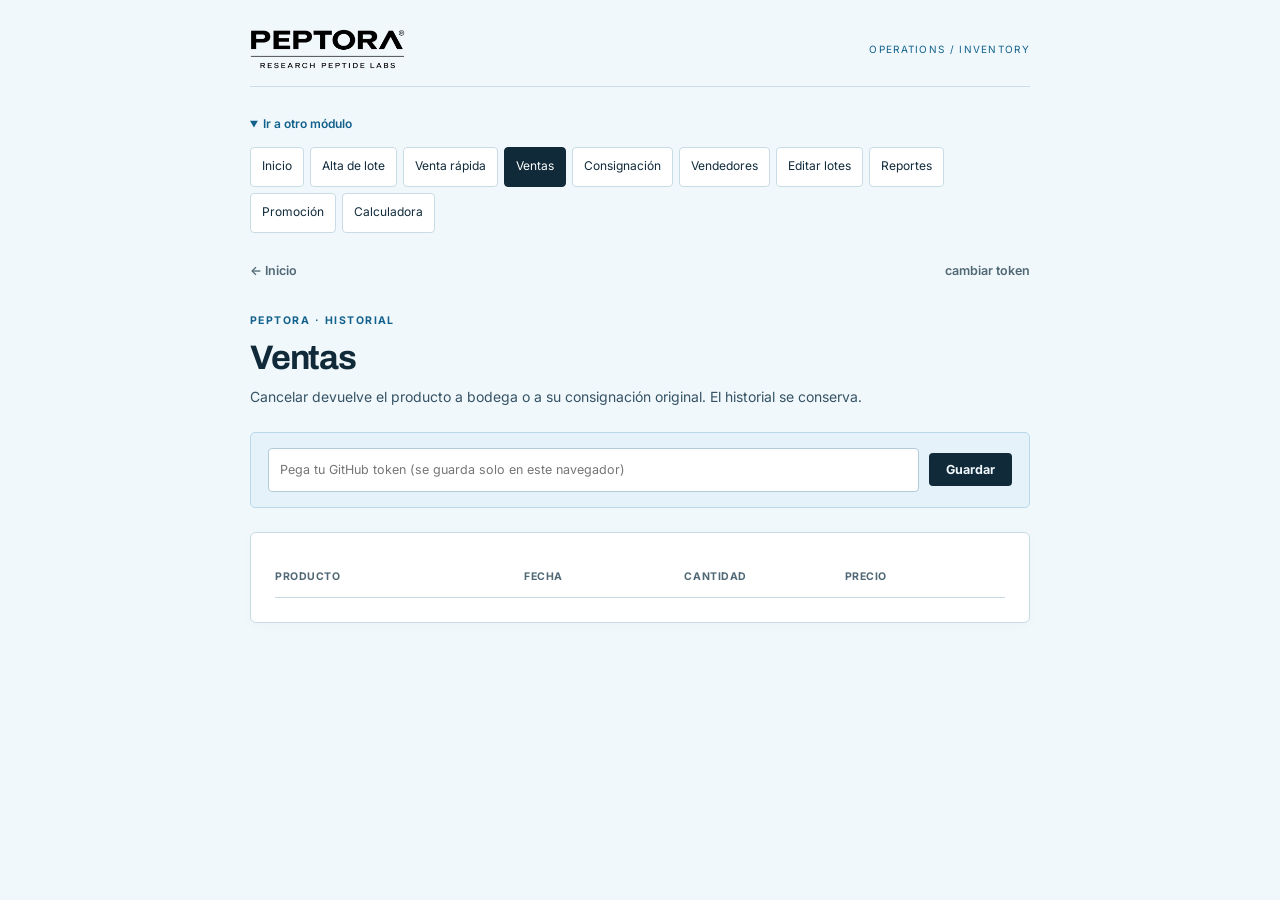
<file: ventas/index.html>
<!DOCTYPE html>
<html lang="es">
<head>
<meta charset="UTF-8">
<meta name="viewport" content="width=device-width, initial-scale=1.0">
<title>Peptora — Ventas</title>
<link rel="preconnect" href="https://fonts.googleapis.com">
<link href="https://fonts.googleapis.com/css2?family=Archivo+Black&family=Archivo:wght@400;500;600;700;800&family=Inter:wght@400;500;600;700&display=swap" rel="stylesheet">
<link rel="stylesheet" href="../css/theme.css?v=20260930">
<link rel="icon" type="image/png" sizes="32x32" href="../assets/icons/icon-32.png">
<link rel="apple-touch-icon" sizes="180x180" href="../assets/icons/icon-180.png">
<link rel="manifest" href="../site.webmanifest">
<meta name="theme-color" content="#102a3a">
<style>
  .v-row{display:grid;grid-template-columns:1.6fr 1fr 1fr 1fr auto;gap:12px;align-items:center;padding:12px 0;border-bottom:1px solid var(--line);font-size:12.5px;}
  .v-row:last-child{border-bottom:none;}
  .v-row.head{font-size:10.5px;text-transform:uppercase;letter-spacing:.05em;color:var(--muted);font-weight:700;}
  .v-row.cancelada{opacity:.5;}
  .n{font-weight:600;}
  .meta{font-size:11px;color:var(--muted);font-family:'Archivo',Arial,sans-serif;}
</style>
</head>
<body>
<div class="form-wrap" style="max-width:820px;">
  <a href="../" class="back">← Inicio</a>
  <a href="#" onclick="localStorage.removeItem('peptora_token'); location.reload(); return false;" class="back" style="float:right;">cambiar token</a>
  <header>
    <div class="eyebrow">Peptora · historial</div>
    <h1>Ventas</h1>
    <p>Cancelar devuelve el producto a bodega o a su consignación original. El historial se conserva.</p>
  </header>

  <div class="token-bar" id="tokenBar">
    <input type="password" id="tokenInput" placeholder="Pega tu GitHub token (se guarda solo en este navegador)">
    <button onclick="guardarToken()">Guardar</button>
  </div>

  <div class="card">
    <div class="v-row head"><div>Producto</div><div>Fecha</div><div>Cantidad</div><div>Precio</div><div></div></div>
    <div id="listaVentas"></div>
  </div>
</div>

<script src="../js/datos.js?v=20260930"></script>
<script src="../js/transacciones.js?v=20261017-release2"></script>
<script>
const REPO = 'peptoramx/Peptora';
const API = `https://api.github.com/repos/${REPO}/contents`;
let ventas = [], lotes = [], shaCache = {};

function getToken(){ return localStorage.getItem('peptora_token'); }
function guardarToken(){
  const t = document.getElementById('tokenInput').value.trim();
  if(!t) return;
  localStorage.setItem('peptora_token', t);
  document.getElementById('tokenBar').classList.remove('show');
  init();
}
function ensureToken(){
  if(!getToken()){ document.getElementById('tokenBar').classList.add('show'); return false; }
  return true;
}
async function ghGetRaw(path){
  const res = await fetch(`${API}/${path}`, { headers:{ 'Authorization':`Bearer ${getToken()}`, 'Accept':'application/vnd.github+json' } });
  if(!res.ok) throw new Error(`GET ${path} -> ${res.status}`);
  const json = await res.json();
  shaCache[path] = json.sha;
  const datos=JSON.parse(decodeURIComponent(escape(atob(json.content))) || '[]');
  return path==='data/lotes.json' ? datos.map(normalizarLote) : datos;
}
async function ghPut(path, dataArr, msg){
  const content = btoa(unescape(encodeURIComponent(JSON.stringify(dataArr, null, 2))));
  const body = { message: msg, content, branch:'main' };
  if(shaCache[path]) body.sha = shaCache[path];
  const res = await fetch(`${API}/${path}`, {
    method:'PUT',
    headers:{ 'Authorization':`Bearer ${getToken()}`, 'Accept':'application/vnd.github+json', 'Content-Type':'application/json' },
    body: JSON.stringify(body)
  });
  if(!res.ok) throw new Error(`PUT ${path} -> ${res.status}: ${await res.text()}`);
  const json = await res.json();
  shaCache[path] = json.content.sha;
}

async function init(){
  if(!ensureToken()) return;
  try{
    [ventas, lotes] = await Promise.all([ghGetRaw('data/ventas.json'), ghGetRaw('data/lotes.json')]);
    ventas=normalizarVentas(ventas,lotes);
    render();
  }catch(e){ document.getElementById('listaVentas').innerHTML = `<div class="status err">Error: ${e.message}</div>`; }
}

function render(){
  const el = document.getElementById('listaVentas');
  const ordenadas = [...ventas].map((v,idx)=>({...v, _idx: ventas.indexOf(v)})).sort((a,b)=> new Date(b.fecha) - new Date(a.fecha));
  if(!ordenadas.length){ el.innerHTML = '<div class="empty">Sin ventas todavía.</div>'; return; }
  el.innerHTML = ordenadas.map(v => `
    <div class="v-row ${v.cancelada?'cancelada':''}">
      <div><div class="n">${v.producto_nombre}${v.cortesia?' <span class="badge amber" style="font-size:9px;">CORTESÍA</span>':''}</div><div class="meta">${v.vendedor_nombre?'vendedor: '+v.vendedor_nombre:'venta propia'}${v.con_descuento?' · con descuento':''}</div></div>
      <div class="cell-mono">${new Date(v.fecha).toLocaleString('es-MX',{day:'numeric',month:'short',hour:'2-digit',minute:'2-digit'})}</div>
      <div class="cell-mono">${v.cantidad} unidades</div>
      <div class="cell-mono strong">${formatMoneda(v.precio_vendido)}</div>
      <div>${v.cancelada ? '<span class="badge brick">Cancelada</span>' : `<button class="link-btn" style="color:var(--brick);" onclick="cancelarVenta(${v._idx})">Cancelar</button>`}</div>
    </div>`).join('');
}

let cancelando = false;
async function cancelarVenta(idx){
  const v = ventas[idx];
  if(cancelando || !v || v.cancelada) return;
  if(!confirm(`¿Cancelar la venta de ${v.producto_nombre}? El producto regresa a su origen (bodega o consignación).`)) return;
  cancelando = true;
  try{
    const ventasNuevas = ventas.map((venta,i)=>i===idx ? {...venta,cancelada:true,fecha_cancelacion:new Date().toISOString()} : {...venta});
    const cambios = {'data/ventas.json':ventasNuevas};
    let stockNuevo;
    if(v.origen === 'consignacion'){
      const consignaciones = normalizarConsignaciones(await ghGetRaw('data/consignaciones.json'),lotes);
      const c = consignaciones.find(c=>c.id===v.consignacion_id);
      if(!c) throw new Error('No se encontró la consignación original. Revisa el registro antes de cancelar.');
      c.cantidad_pendiente += v.cantidad;
      cambios['data/consignaciones.json'] = consignaciones;
    }else{
      stockNuevo = lotes.map(l=>({...l}));
      const l = stockNuevo.find(l=>l.id===v.lote_id);
      if(!l) throw new Error('No se encontró el lote original. Revisa el registro antes de cancelar.');
      revertirStock(l,v.tipo_venta,v.cantidad);
      cambios['data/lotes.json'] = stockNuevo;
    }
    await ghGuardarAtomico(cambios,`Cancelar venta: ${v.producto_nombre}`,getToken(),shaCache);
    ventas=ventasNuevas;if(stockNuevo)lotes=stockNuevo;
    render();
  }catch(e){ alert('No se canceló la venta: '+e.message); }
  finally{ cancelando=false; }
}

if(ensureToken()) init();
</script>
<script src="../js/ui.js?v=20260930"></script>
</body>
</html>
</file>
<file: css/theme.css>
/* css/theme.css — Peptora. Base blanco/negro del logo real, oro como acento de foil premium
   (no dominante). Archivo Black para el lockup y cifras hero, Archivo para el resto.
   Motivo tomado del propio logo: tarjeta de borde negro grueso + regla fina + caption trackeada. */

:root{
  --paper:#FAF9F5;
  --paper-2:#F1EFE7;
  --surface:#FFFFFF;

  --ink:#121110;
  --ink-soft:#4B4843;
  --muted:#918C80;

  --gold:#A8863C;
  --gold-bright:#C9A254;
  --gold-soft:rgba(168,134,60,.10);
  --gold-soft-strong:rgba(168,134,60,.22);

  --line:rgba(17,17,16,.13);
  --line-strong:#121110;

  --critical:#9B3A2A;
  --critical-soft:rgba(155,58,42,.10);
  --positive:#3F6F52;
  --positive-soft:rgba(63,111,82,.10);

  --radius:2px;
  --shadow-1:0 1px 0 rgba(17,17,16,.05);
}

*{box-sizing:border-box;}
html,body{margin:0;}
body{
  background:var(--paper);
  color:var(--ink);
  font-family:'Archivo',sans-serif;
  -webkit-font-smoothing:antialiased;
  font-variant-numeric:tabular-nums;
}
.mono, .cell-mono{ font-family:'Archivo',sans-serif; font-variant-numeric:tabular-nums; }
::selection{background:var(--ink);color:var(--paper);}
a{color:inherit;}

/* ---------- Lockup de marca: recreado en texto real, tal cual el logo ---------- */
.brand-mark{display:flex;flex-direction:column;gap:2px;}
.brand-mark .word{
  font-family:'Archivo Black',sans-serif;font-size:19px;letter-spacing:-.01em;color:var(--ink);line-height:1;
}
.brand-mark .rule{width:100%;height:1px;background:var(--ink);margin:6px 0 5px;}
.brand-mark .tag{font-size:8.5px;letter-spacing:.16em;color:var(--ink-soft);font-weight:600;}

/* ---------- Layout shell ---------- */
.shell{display:flex;min-height:100vh;}
.rail{
  width:238px;flex-shrink:0;background:var(--surface);
  border-right:1.5px solid var(--line-strong);
  color:var(--ink);padding:30px 22px;display:flex;flex-direction:column;gap:34px;
}
.rail .brand{padding:14px 16px;border:1.5px solid var(--line-strong);border-radius:6px;}
.logo-badge{display:none;} /* el logo real ahora es texto (.brand-mark), no imagen */

.rail nav{display:flex;flex-direction:column;gap:1px;}
.rail nav a{
  display:flex;align-items:center;gap:11px;padding:10px 4px;
  color:var(--ink-soft);text-decoration:none;font-size:13px;font-weight:600;
  border-left:2px solid transparent;padding-left:13px;transition:color .15s,border-color .15s;
}
.rail nav a.active{color:var(--ink);border-left:2px solid var(--gold);}
.rail nav a:hover:not(.active){color:var(--ink);border-left-color:var(--line);}
.rail .icon{width:15px;height:15px;flex-shrink:0;opacity:.8;}
.rail .foot{margin-top:auto;font-size:10px;color:var(--muted);line-height:1.7;}
.rail .foot b{color:var(--gold);font-weight:700;}

.main{flex:1;min-width:0;padding:30px 38px 64px;}

/* ---------- Ledger strip: tarjeta de borde negro grueso, cifras en oro ---------- */
.ledger{
  border:1.5px solid var(--line-strong);border-radius:6px;
  display:flex;align-items:stretch;margin-bottom:26px;background:var(--surface);
}
.ledger .cell{flex:1;padding:19px 22px;border-right:1px solid var(--line);display:flex;flex-direction:column;gap:7px;}
.ledger .cell:last-child{border-right:none;}
.ledger .label{font-size:10px;letter-spacing:.08em;text-transform:uppercase;color:var(--muted);font-weight:700;}
.ledger .value{font-family:'Archivo Black',sans-serif;font-size:25px;color:var(--gold);letter-spacing:-.01em;}
.ledger .value.amber{color:var(--critical);}
.ledger .value.brick{color:var(--critical);}
.ledger .sub{font-size:11px;color:var(--ink-soft);}

/* ---------- Section labels: caption trackeada, tal como el logo ---------- */
.section-label{display:flex;align-items:center;gap:12px;margin:34px 0 16px;}
.section-label .t{font-size:10.5px;letter-spacing:.14em;text-transform:uppercase;color:var(--ink);font-weight:700;}
.section-label .rule{flex:1;height:1px;background:var(--line-strong);}

/* ---------- KPI ---------- */
.kpi-row{display:grid;grid-template-columns:repeat(4,1fr);border:1.5px solid var(--line-strong);border-radius:6px;margin-bottom:16px;background:var(--surface);}
.kpi-card{padding:18px 20px;border-right:1px solid var(--line);}
.kpi-card:last-child{border-right:none;}
.kpi-card .l{font-size:10px;letter-spacing:.06em;text-transform:uppercase;color:var(--muted);margin-bottom:9px;font-weight:700;}
.kpi-card .v{font-family:'Archivo Black',sans-serif;font-size:21px;color:var(--ink);}
.kpi-card .d{font-size:11px;margin-top:7px;font-weight:600;}
.kpi-card .d.up{color:var(--positive);}
.kpi-card .d.down{color:var(--critical);}
.kpi-card .d.flat{color:var(--muted);}

.kpi-grid-2{display:grid;grid-template-columns:1.3fr 1fr;gap:16px;}
.panel{background:var(--surface);border:1px solid var(--line-strong);border-radius:6px;padding:20px 22px;}
.panel h2{font-size:10.5px;letter-spacing:.1em;text-transform:uppercase;margin:0 0 16px;font-weight:700;color:var(--ink-soft);}
.empty{font-size:12.5px;color:var(--muted);padding:8px 0;}

.bar-row{display:flex;align-items:center;gap:11px;padding:9px 0;border-bottom:1px solid var(--line);}
.bar-row:last-child{border-bottom:none;}
.bar-row .rank{font-size:11px;color:var(--muted);width:14px;font-weight:700;}
.bar-row .name{font-size:13px;font-weight:700;width:92px;flex-shrink:0;overflow:hidden;text-overflow:ellipsis;white-space:nowrap;color:var(--ink);}
.bar-track{flex:1;height:3px;background:var(--paper-2);}
.bar-fill{height:100%;background:var(--gold);}
.bar-row .amt{font-size:11.5px;color:var(--ink-soft);width:68px;text-align:right;flex-shrink:0;font-weight:600;}

/* ---------- Caja de producto (contraste negro dentro de la fila) ---------- */
.prod-box{
  display:flex;align-items:center;gap:10px;
  border:1.5px solid var(--ink);border-radius:4px;
  padding:6px 10px;background:var(--paper);
}
.prod-swatch{
  width:34px;height:34px;border-radius:2px;flex-shrink:0;
  background:var(--ink);color:var(--paper);
  display:flex;align-items:center;justify-content:center;
  font-family:'Archivo Black',sans-serif;font-size:14px;
}

/* ---------- Encabezado / botones ---------- */
.page-head{display:flex;justify-content:space-between;align-items:flex-end;margin-bottom:20px;gap:12px;flex-wrap:wrap;}
.page-head h1{font-family:'Archivo Black',sans-serif;font-size:21px;margin:0 0 5px;color:var(--ink);}
.page-head p{margin:0;font-size:13px;color:var(--ink-soft);}

.btn{
  background:var(--ink);color:var(--paper);border:1.5px solid var(--ink);padding:11px 22px;border-radius:4px;
  font-family:'Archivo',sans-serif;font-size:13px;font-weight:700;cursor:pointer;
  display:inline-flex;align-items:center;gap:8px;text-decoration:none;transition:.15s;
}
.btn:hover{background:var(--gold);border-color:var(--gold);color:var(--ink);}
.btn.ghost{background:transparent;color:var(--ink);border:1.5px solid var(--line-strong);}
.btn.ghost:hover{border-color:var(--gold);color:var(--gold);background:var(--gold-soft);}
.btn:disabled{opacity:.4;cursor:not-allowed;}

/* ---------- Tabla de lotes ---------- */
.lot-table{border:1px solid var(--line-strong);border-radius:6px;overflow:hidden;background:var(--surface);}
.lot-row{
  display:grid;grid-template-columns: 20px 2.1fr 1fr 1fr .9fr 1fr 1fr 100px;
  gap:12px;align-items:center;padding:14px 16px;border-bottom:1px solid var(--line);
}
.lot-row.head{background:var(--paper-2);font-size:10px;letter-spacing:.06em;text-transform:uppercase;color:var(--muted);font-weight:700;padding:11px 16px;}
.lot-row:last-child{border-bottom:none;}
.lot-row:not(.head):hover{background:var(--paper-2);}
.status-dot{width:6px;height:6px;border-radius:50%;background:var(--positive);}
.status-dot.amber{background:var(--gold);}
.status-dot.brick{background:var(--critical);}
.prod-name{font-family:'Archivo',sans-serif;font-weight:800;font-size:13.5px;color:var(--ink);}
.prod-meta{font-size:10.5px;color:var(--muted);margin-top:2px;}
.cell-mono{font-size:12.5px;color:var(--ink-soft);}
.cell-mono.strong{color:var(--ink);font-weight:700;}
.badge{
  font-size:9.5px;padding:3px 8px;display:inline-block;white-space:nowrap;font-weight:700;
  letter-spacing:.03em;border:1px solid currentColor;border-radius:2px;
}
.badge.amber{color:var(--gold);}
.badge.brick{color:var(--critical);}
.badge.teal{color:var(--positive);}

/* ---------- Ventas / proveedores ---------- */
.grid-2{display:grid;grid-template-columns:1.5fr 1fr;gap:16px;margin-top:26px;}
.venta-item{display:flex;justify-content:space-between;align-items:center;padding:10px 0;border-bottom:1px solid var(--line);font-size:12.5px;}
.venta-item:last-child{border-bottom:none;}
.venta-item .who{font-weight:700;color:var(--ink);}
.venta-item .meta{color:var(--muted);font-size:11px;}
.venta-item .amt{font-weight:800;color:var(--positive);}
.venta-item .amt.desc{color:var(--gold);}
.prov-item{display:flex;justify-content:space-between;align-items:center;padding:10px 0;border-bottom:1px solid var(--line);font-size:12.5px;}
.prov-item:last-child{border-bottom:none;}
.prov-item .n{font-weight:700;color:var(--ink);}
.prov-item .c{font-size:11px;color:var(--muted);}

/* ---------- Formularios ---------- */
.form-wrap{max-width:680px;margin:0 auto;padding:36px 20px 90px;}
.back{display:inline-flex;align-items:center;gap:6px;margin-bottom:20px;color:var(--muted);text-decoration:none;font-size:12.5px;font-weight:600;}
.back:hover{color:var(--ink);}
.form-wrap header .eyebrow{font-size:10.5px;letter-spacing:.14em;text-transform:uppercase;color:var(--gold);margin-bottom:9px;font-weight:700;}
.form-wrap header h1{font-family:'Archivo Black',sans-serif;font-size:24px;margin:0;color:var(--ink);}
.form-wrap header p{font-size:13px;color:var(--ink-soft);margin:8px 0 24px;}

.token-bar{
  display:none;background:var(--gold-soft);border:1.5px solid var(--gold-soft-strong);border-radius:5px;
  padding:15px 17px;margin-bottom:24px;align-items:center;gap:10px;
}
.token-bar.show{display:flex;}
.token-bar input{flex:1;background:var(--surface);border:1px solid var(--line-strong);color:var(--ink);border-radius:4px;padding:9px 11px;font-size:12.5px;}
.token-bar button{background:var(--ink);color:var(--paper);border:none;border-radius:4px;padding:9px 17px;font-weight:700;font-size:12.5px;cursor:pointer;}

.card{background:var(--surface);border:1px solid var(--line-strong);border-radius:6px;padding:24px;margin-bottom:18px;}
.card h2{font-size:10.5px;letter-spacing:.1em;text-transform:uppercase;color:var(--ink-soft);font-weight:700;margin:0 0 18px;}
.row{display:grid;grid-template-columns:1fr 1fr;gap:15px;margin-bottom:15px;}
.field{display:flex;flex-direction:column;gap:6px;}
.field.full{grid-column:1/-1;}
label{font-size:11px;color:var(--ink-soft);font-weight:600;}
input,select{
  background:var(--paper);border:1px solid var(--line-strong);color:var(--ink);border-radius:4px;
  padding:10px 12px;font-size:13.5px;width:100%;font-family:'Archivo',sans-serif;
}
input:focus,select:focus{outline:none;border-color:var(--gold);box-shadow:0 0 0 3px var(--gold-soft);}
.hint{font-size:10.5px;color:var(--muted);margin-top:3px;}
.computed{font-size:14px;color:var(--gold);font-weight:800;}

.new-inline{display:none;margin-top:9px;gap:8px;}
.new-inline.show{display:flex;}
.new-inline input{flex:1;}
.link-btn{background:none;border:none;color:var(--gold);font-size:11.5px;cursor:pointer;padding:0;text-align:left;margin-top:5px;font-weight:700;}

.tipo-toggle{display:flex;gap:8px;}
.tipo-toggle button{flex:1;padding:10px;background:var(--paper);border:1px solid var(--line-strong);border-radius:4px;color:var(--ink-soft);font-family:'Archivo',sans-serif;font-weight:700;font-size:13px;cursor:pointer;}
.tipo-toggle button.active{background:var(--ink);color:var(--paper);border-color:var(--ink);}

.stock-info{font-size:11.5px;color:var(--muted);margin-top:5px;}
.stock-info.warn{color:var(--critical);}

.check-row{display:flex;align-items:center;gap:9px;margin-bottom:15px;}
.check-row input[type=checkbox]{width:auto;accent-color:var(--gold);}
.check-row label{font-size:12.5px;color:var(--ink);}

.resumen{background:var(--paper);border:1px solid var(--line-strong);border-radius:4px;padding:15px 17px;margin-bottom:18px;font-size:13px;}
.resumen .row{display:flex;justify-content:space-between;padding:5px 0;margin:0;}
.resumen .total{color:var(--gold);font-weight:800;font-size:17px;border-top:1px solid var(--line-strong);margin-top:7px;padding-top:9px;}

.submit-bar{display:flex;gap:10px;align-items:center;}
.status{font-size:12px;display:block;margin-top:11px;font-weight:600;}
.status.ok{color:var(--positive);}
.status.err{color:var(--critical);}

/* ========================================================
   RESPONSIVE
   ======================================================== */
@media (max-width: 980px){
  .kpi-row{grid-template-columns:repeat(2,1fr);}
  .kpi-card:nth-child(2){border-right:none;}
  .kpi-grid-2{grid-template-columns:1fr;}
}

@media (max-width: 860px){
  .shell{flex-direction:column;}
  .rail{
    width:100%;flex-direction:row;align-items:center;gap:16px;
    padding:13px 16px;position:sticky;top:0;z-index:20;border-right:none;border-bottom:1.5px solid var(--line-strong);
    background:var(--surface);
  }
  .rail .brand{flex-shrink:0;padding:8px 10px;}
  .brand-mark .word{font-size:15px;}
  .brand-mark .tag{display:none;}
  .brand-mark .rule{margin:3px 0;}
  .rail nav{flex-direction:row;gap:16px;overflow-x:auto;flex:1;}
  .rail nav a{flex-direction:column;gap:4px;font-size:10px;padding:4px 0;border-left:none;border-bottom:2px solid transparent;white-space:nowrap;}
  .rail nav a.active{border-left:none;border-bottom:2px solid var(--gold);}
  .rail .icon{width:18px;height:18px;}
  .rail .foot{display:none;}
  .main{padding:20px 16px 50px;}
}

@media (max-width: 640px){
  .ledger{flex-direction:column;}
  .ledger .cell{border-right:none;border-bottom:1px solid var(--line);}
  .ledger .cell:last-child{border-bottom:none;}
  .kpi-row{grid-template-columns:1fr 1fr;}
  .kpi-card:nth-child(2){border-right:1px solid var(--line);}
  .kpi-card:nth-child(2n){border-right:none;}

  .lot-row.head{display:none;}
  .lot-table{border:none;background:none;}
  .lot-row{
    display:grid;grid-template-columns:1fr 1fr;gap:9px 14px;
    background:var(--surface);border:1px solid var(--line-strong);border-radius:6px;
    padding:15px 16px;margin-bottom:11px;
  }
  .lot-row > div{grid-column:span 1;}
  .lot-row > div:nth-child(2){grid-column:1/-1;display:flex;align-items:center;gap:8px;}
  .lot-row > div:nth-child(1){display:none;}
  .lot-row > div:nth-child(8){grid-column:1/-1;}
  .lot-row [data-label]{position:relative;padding-top:15px;}
  .lot-row [data-label]::before{
    content:attr(data-label);position:absolute;top:0;left:0;
    font-size:9px;color:var(--muted);font-weight:700;
  }

  .row{grid-template-columns:1fr;}
  .form-wrap{padding:22px 14px 90px;}
}

/* PEPTORA operations: shared identity with Site/platform.css. Legacy token names
   are aliases so every existing module retains its semantic states. */
:root{
 --paper:#f1f8fb;--paper-2:#eaf4fa;--surface:#fff;--ink:#102a3a;--ink-soft:#355365;--muted:#506875;
 --accent:#12618c;--blue:#d8edf8;--gold:var(--accent);--gold-bright:#197aae;
 --gold-soft:#e6f2fa;--gold-soft-strong:#b9d9ea;--line:#c9dce5;--line-strong:#b3cbd8;
 --critical:#a83042;--critical-soft:#fff0f2;--positive:#226a58;--positive-soft:#edf8f3;
 --bg:var(--paper);--surface-alt:var(--paper-2);--hairline:var(--line);--teal:var(--accent);--teal-deep:var(--ink);
 --teal-tint:var(--gold-soft);--teal-tint-strong:#b8daed;--brick:var(--critical);--brick-tint:var(--critical-soft);
 --amber:#9a4c13;--silver:#b3cbd8;--radius:8px;--radius-sm:4px;--shadow-1:0 2px 12px #102a3a06;
}
body{font-family:Inter,Arial,sans-serif;line-height:1.5}
h1,h2,h3,.page-head h1,.form-wrap header h1,.ledger .value,.kpi-card .v{font-family:Archivo,Arial,sans-serif;letter-spacing:-.035em}
input,select,textarea,button,.btn,.tipo-toggle button{font-family:inherit}
img,svg{max-width:100%}h1,h2,h3,p,.prod-name,.vend-name{overflow-wrap:anywhere}
:focus-visible{outline:3px solid #197aae;outline-offset:3px}
.rail{width:224px;padding:28px 18px;border-right:1px solid var(--line);gap:26px;position:sticky;top:0;height:100dvh;overflow:auto}
.rail .brand{padding:0;border:0;background:none}
.brand-logo{display:block;width:172px;height:58px;object-fit:contain}
.brand-caption{display:block;font-size:10px;font-weight:600;letter-spacing:.16em;color:var(--accent);margin:10px 0 0 5px;text-transform:uppercase}
.rail nav a{border:0;border-radius:5px;min-height:44px;padding:11px 12px;gap:12px;font-size:12px}
.rail nav a.active{border:0;background:var(--blue);color:var(--ink)}
.rail nav a:hover:not(.active){border:0;background:var(--ice,var(--paper))}
.rail .foot{font-size:11px}.rail .foot a{display:inline-block;padding:9px 0}
.main{padding:30px clamp(18px,3vw,48px) 64px;max-width:1600px}
.workspace-head{display:flex;justify-content:space-between;align-items:center;gap:18px;margin-bottom:25px}
.workspace-head h1{font-size:clamp(24px,3vw,34px);margin:3px 0;font-weight:700}
.workspace-head p{margin:0;color:var(--muted);font-size:13px}
.eyebrow{font-size:10px;letter-spacing:.14em;color:var(--accent);font-weight:600;text-transform:uppercase}
.quick-actions{display:flex;gap:9px;flex-wrap:wrap}
.ledger,.kpi-row{border:1px solid var(--line);border-radius:var(--radius)}
.ledger .value{font-size:clamp(20px,2vw,28px);color:var(--ink);font-weight:700}
.ledger .cell{padding:18px;min-width:0}.ledger .label{color:var(--muted);line-height:1.5}
.kpi-card .v{font-weight:700}.kpi-card{min-width:0}
.panel,.card,.lot-table,.vend-card,.vend-block,.step{border-color:var(--line);box-shadow:var(--shadow-1)}
.section-label .rule{background:var(--line)}.section-label .t{letter-spacing:.08em}
.page-head h1{font-size:22px}.page-head p{max-width:580px}
.btn{background:var(--ink);color:white;border:1px solid var(--ink);padding:11px 16px;min-height:44px;justify-content:center;border-radius:5px}
.btn:hover{background:var(--accent);border-color:var(--accent);color:white}
.btn.ghost{background:white;border:1px solid var(--line);color:var(--ink)}
.btn.ghost:hover{background:var(--paper-2);color:var(--accent)}
input,select,textarea{background:white;border:1px solid var(--line-strong);min-height:44px;font-size:14px;min-width:0;border-radius:5px}
input:focus,select:focus,textarea:focus{border-color:var(--accent);box-shadow:0 0 0 3px var(--gold-soft)}
input[type=checkbox]{min-height:20px;width:20px;accent-color:var(--accent)}
.field,.row>*,.grid-2>*,.kpi-grid-2>*{min-width:0}
label,.hint{font-size:12px}.hint{line-height:1.6}.card h2,.panel h2{color:var(--ink);letter-spacing:.06em}
.form-wrap{padding-top:24px;max-width:760px}.form-wrap header h1{font-size:clamp(25px,4vw,34px);line-height:1.15;font-weight:700}
.form-wrap header p{line-height:1.65;font-size:14px}.form-wrap .back{min-height:44px;align-items:center}
.form-brand{display:flex;justify-content:space-between;align-items:center;gap:16px;border-bottom:1px solid var(--line);padding-bottom:12px;margin-bottom:16px}
.form-brand a{text-decoration:none}.form-brand .brand-logo{width:155px;height:50px}
.form-brand span{font-size:10px;letter-spacing:.13em;color:var(--accent)}
.module-menu{display:flex;flex-wrap:wrap;gap:6px;margin-bottom:24px}
.module-menu a{text-decoration:none;font-size:12px;padding:9px 11px;background:white;border:1px solid var(--line);border-radius:4px;min-height:40px}
.module-menu a[aria-current=page]{background:var(--ink);color:white;border-color:var(--ink)}
.lot-row{grid-template-columns:10px minmax(150px,2fr) minmax(70px,1fr) minmax(65px,.8fr) minmax(70px,1fr) minmax(72px,.9fr) minmax(72px,.9fr) minmax(100px,1fr);gap:10px;padding:14px}
.prod-box{border:0;background:transparent;padding:0;min-width:0}
.prod-swatch{background:var(--blue);color:var(--ink);font-family:Archivo,sans-serif}
.prod-name{font-size:13px}.prod-meta{color:var(--muted);font-size:11px}
.badge{font-size:10px;border:0;padding:5px 8px;border-radius:4px;white-space:normal}
.badge.teal{background:var(--positive-soft);color:var(--positive)}
.badge.amber{background:#fff3e8;color:var(--amber)}
.badge.brick{background:var(--critical-soft);color:var(--critical)}
.status-dot.amber{background:var(--amber)}
.inventory-filters{display:grid!important;grid-template-columns:minmax(160px,1.4fr) minmax(140px,1fr) auto;align-items:end!important;gap:12px!important}
.inventory-filters .filter-field{display:grid;gap:6px}
.inventory-filters input,.inventory-filters select{width:100%!important;max-width:none!important}
.inventory-filters .check-row{margin:0;min-height:44px}
.export-actions{display:flex;gap:8px;flex-wrap:wrap;margin:12px 0}
.filter-summary{display:flex;justify-content:space-between;align-items:center;gap:12px;margin:14px 0;font-size:12px;color:var(--muted)}
.table-action{color:var(--accent);font-size:11px;display:inline-block;margin-top:6px}
.link-btn,.mini-btn,.copy-btn,.rm,.rm-cat,.toggle-badge{min-height:40px;min-width:40px}
.bar-row .name{width:110px;white-space:normal;overflow-wrap:anywhere}.bar-row .amt{width:auto;min-width:78px}
.grid-2{grid-template-columns:minmax(0,1.5fr) minmax(0,1fr)}
.empty{padding:20px;color:var(--muted);font-size:13px}.status.err{background:var(--critical-soft);padding:12px;border-radius:4px}
.access-screen{min-height:100dvh;display:grid;place-items:center;padding:24px;background:var(--paper)}
.access-card{max-width:430px;width:100%;background:white;border:1px solid var(--line);padding:32px;border-radius:10px}
.access-card h1{font-size:27px;margin:28px 0 12px}.access-card p{font-size:14px;color:var(--muted)}
.access-card label{display:block;margin:22px 0 8px}.access-card .btn{width:100%;margin-top:14px}
.access-card .hint{margin-top:16px}.skip-link{position:fixed;top:-80px;left:12px;z-index:100;background:white;padding:12px}.skip-link:focus{top:8px}
.nav-toggle{display:none}
@media(min-width:861px) and (max-width:1200px){.main .lot-table{overflow-x:auto}.main .lot-row{min-width:850px}.ledger{display:grid;grid-template-columns:1fr 1fr}.ledger .cell:nth-child(2){border-right:0}.ledger .cell:nth-child(-n+2){border-bottom:1px solid var(--line)}}
@media(max-width:860px){
 .rail{height:auto;overflow:visible;padding:12px 16px;display:flex;flex-direction:row;width:100%;border-bottom:1px solid var(--line);gap:12px}
 .rail .brand{padding:0}.brand-logo{width:140px;height:45px}.brand-caption{display:none}
 .nav-toggle{display:block;margin-left:auto;background:white;border:1px solid var(--line);border-radius:4px;padding:9px 13px;min-height:44px;font-size:13px}
 .rail nav{display:none;position:absolute;top:100%;left:0;right:0;padding:12px 16px;background:white;border-bottom:1px solid var(--line);box-shadow:0 14px 20px #102a3a15;max-height:75dvh;overflow:auto}
 .rail nav.open{display:grid;grid-template-columns:1fr 1fr;gap:5px}
 .rail nav a{flex-direction:row;white-space:normal;text-align:left;font-size:12px;min-height:48px;border:0!important}.rail .icon{width:16px;height:16px}
 .rail .foot{display:none}.main{width:100%}.workspace-head{align-items:start;flex-direction:column}
 .ledger{display:grid;grid-template-columns:1fr 1fr}.ledger .cell{border-right:1px solid var(--line);border-bottom:1px solid var(--line)}.ledger .cell:nth-child(2n){border-right:0}.ledger .cell:nth-child(n+3){border-bottom:0}
 .inventory-filters{grid-template-columns:1fr 1fr}.inventory-filters .check-row{grid-column:1/-1}
 .grid-2{grid-template-columns:1fr}
 .main .lot-row{grid-template-columns:1fr 1fr}.main .lot-row.head{display:none}.main .lot-table{border:0;background:none;overflow:visible}
 .main .lot-row:not(.head){background:white;border:1px solid var(--line);margin-bottom:12px;border-radius:8px}
 .main .lot-row>div:first-child{display:none}.main .lot-row>div:nth-child(2),.main .lot-row>div:last-child{grid-column:1/-1}
 .main .lot-row [data-label]{padding-top:17px;position:relative}.main .lot-row [data-label]:before{content:attr(data-label);position:absolute;top:0;left:0;font-size:10px;color:var(--muted)}
}
@media(max-width:540px){
 .main{padding:20px 14px 45px}.ledger .cell{padding:14px 12px}.ledger .value{font-size:21px}.ledger .sub{font-size:10px}
 .kpi-card{padding:15px 12px}.kpi-card .v{font-size:19px}.kpi-card .l{line-height:1.5}.kpi-card .d{font-size:10px}
 .inventory-filters{grid-template-columns:1fr}.inventory-filters .check-row{grid-column:auto}.filter-summary{align-items:start}
 .panel,.card{padding:18px 16px}.form-wrap{width:100%;padding:18px 14px 64px}
 .form-brand span{font-size:9px}.module-menu{gap:5px}.module-menu a{font-size:11px}
 .submit-bar,.token-bar.show{flex-wrap:wrap}.token-bar input{flex-basis:100%}.submit-bar .btn{flex:1}
 .new-inline.show{flex-direction:column}.form-wrap .back{font-size:12px}
 .cart-item{grid-template-columns:1fr auto!important;gap:9px!important;padding:14px 0!important}
 .cart-item>div:first-child{grid-column:1/-1}.cart-item .rm{grid-column:2;grid-row:2/4}
 .v-row:not(.head){grid-template-columns:1fr 1fr!important;gap:9px!important;padding:16px 0!important}.v-row:not(.head)>div:first-child{grid-column:1/-1}.v-row.head{display:none!important}
 .consig-item{grid-template-columns:1fr 1fr!important;padding:16px!important}.consig-item>div:first-child{grid-column:1/-1}
 .vend-block-head{gap:12px;align-items:start!important;flex-wrap:wrap}.vend-block-head .t{font-size:11px}
 .pop-row{grid-template-columns:24px minmax(0,1fr) auto!important;gap:10px!important}.pop-row .pop-bar-track{grid-column:2/-1;grid-row:2}.pop-row>div:last-child{grid-column:2/-1}
 .jeringa-grid{grid-template-columns:repeat(3,minmax(0,1fr))}.jeringa-opt .cap{font-size:12px!important}
 .resultado .num{font-size:32px!important}.venta-item,.prov-item{gap:12px}.venta-item .amt{white-space:nowrap}
 .cat-row{grid-template-columns:minmax(0,1.5fr) minmax(0,1fr) auto!important}
}
@media(prefers-reduced-motion:reduce){*{scroll-behavior:auto!important;transition:none!important}}

.inventory-filters input[type=checkbox]{width:20px!important;flex:0 0 20px}
.business-reports{margin-top:28px;border-top:1px solid var(--line);border-bottom:1px solid var(--line);padding-bottom:16px}
.business-reports summary{display:flex;justify-content:space-between;align-items:center;cursor:pointer;padding:16px 0;font-size:15px;font-weight:600;list-style:none}
.business-reports summary::-webkit-details-marker{display:none}.business-reports[open] summary span{font-size:0}.business-reports[open] summary span:after{content:'−';font-size:20px}
.business-reports .section-label{margin-top:8px}

.module-chooser{margin-bottom:16px}.module-chooser>summary{cursor:pointer;font-size:12px;color:var(--accent);min-height:44px;padding:12px 0;font-weight:600}
.module-chooser .module-menu{margin-bottom:10px}

.purchase-helper{border-top:1px solid var(--line);margin-top:18px;padding-top:10px}
.purchase-helper summary{font-size:13px;color:var(--accent);cursor:pointer;min-height:44px;display:flex;align-items:center;font-weight:600}
.purchase-helper .row{margin-top:14px}.purchase-helper p{margin:8px 0}

.entry-details{font-size:11px;margin-top:7px;color:var(--muted);max-width:100%}
.entry-details summary{cursor:pointer;color:var(--accent);padding:6px 0;line-height:1.5}
.entry-details div{padding:8px 0;border-top:1px solid var(--line);overflow-wrap:anywhere}
.lot-row .cell-mono{overflow-wrap:anywhere}
</file>
